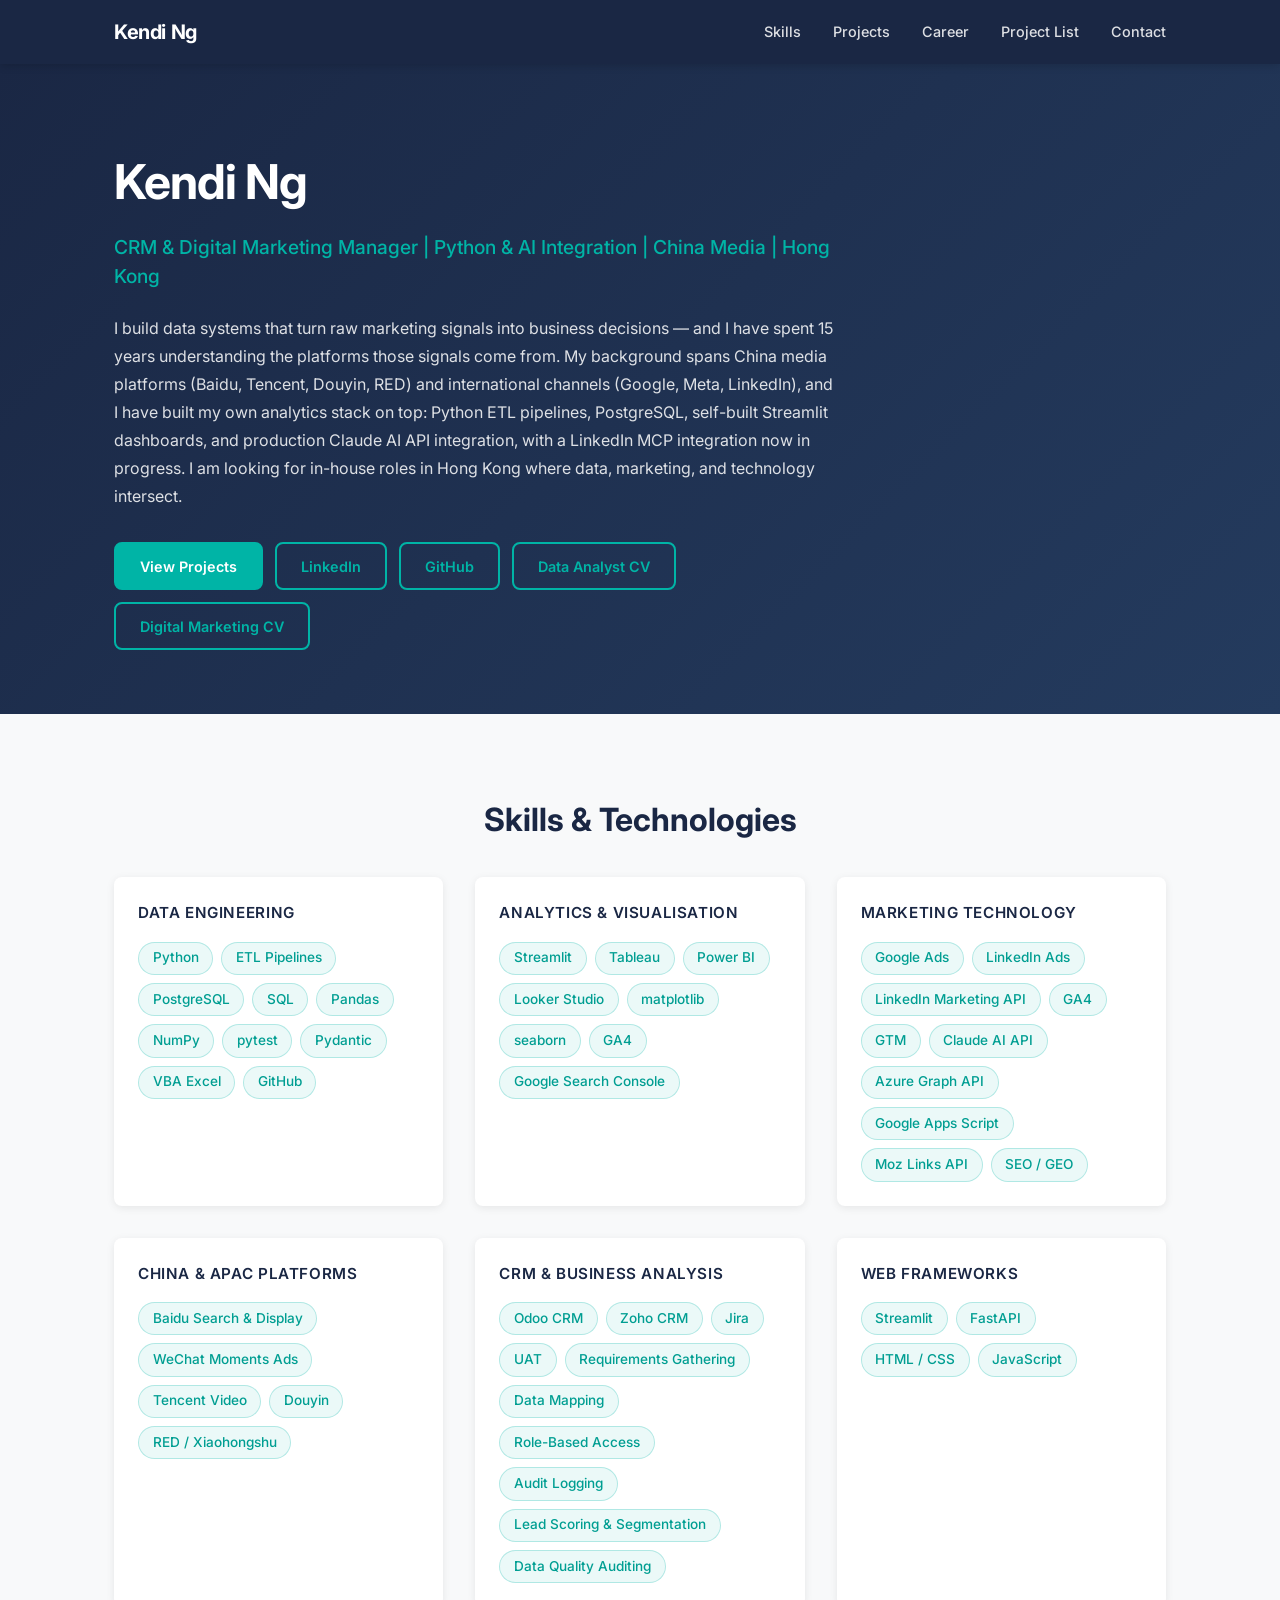
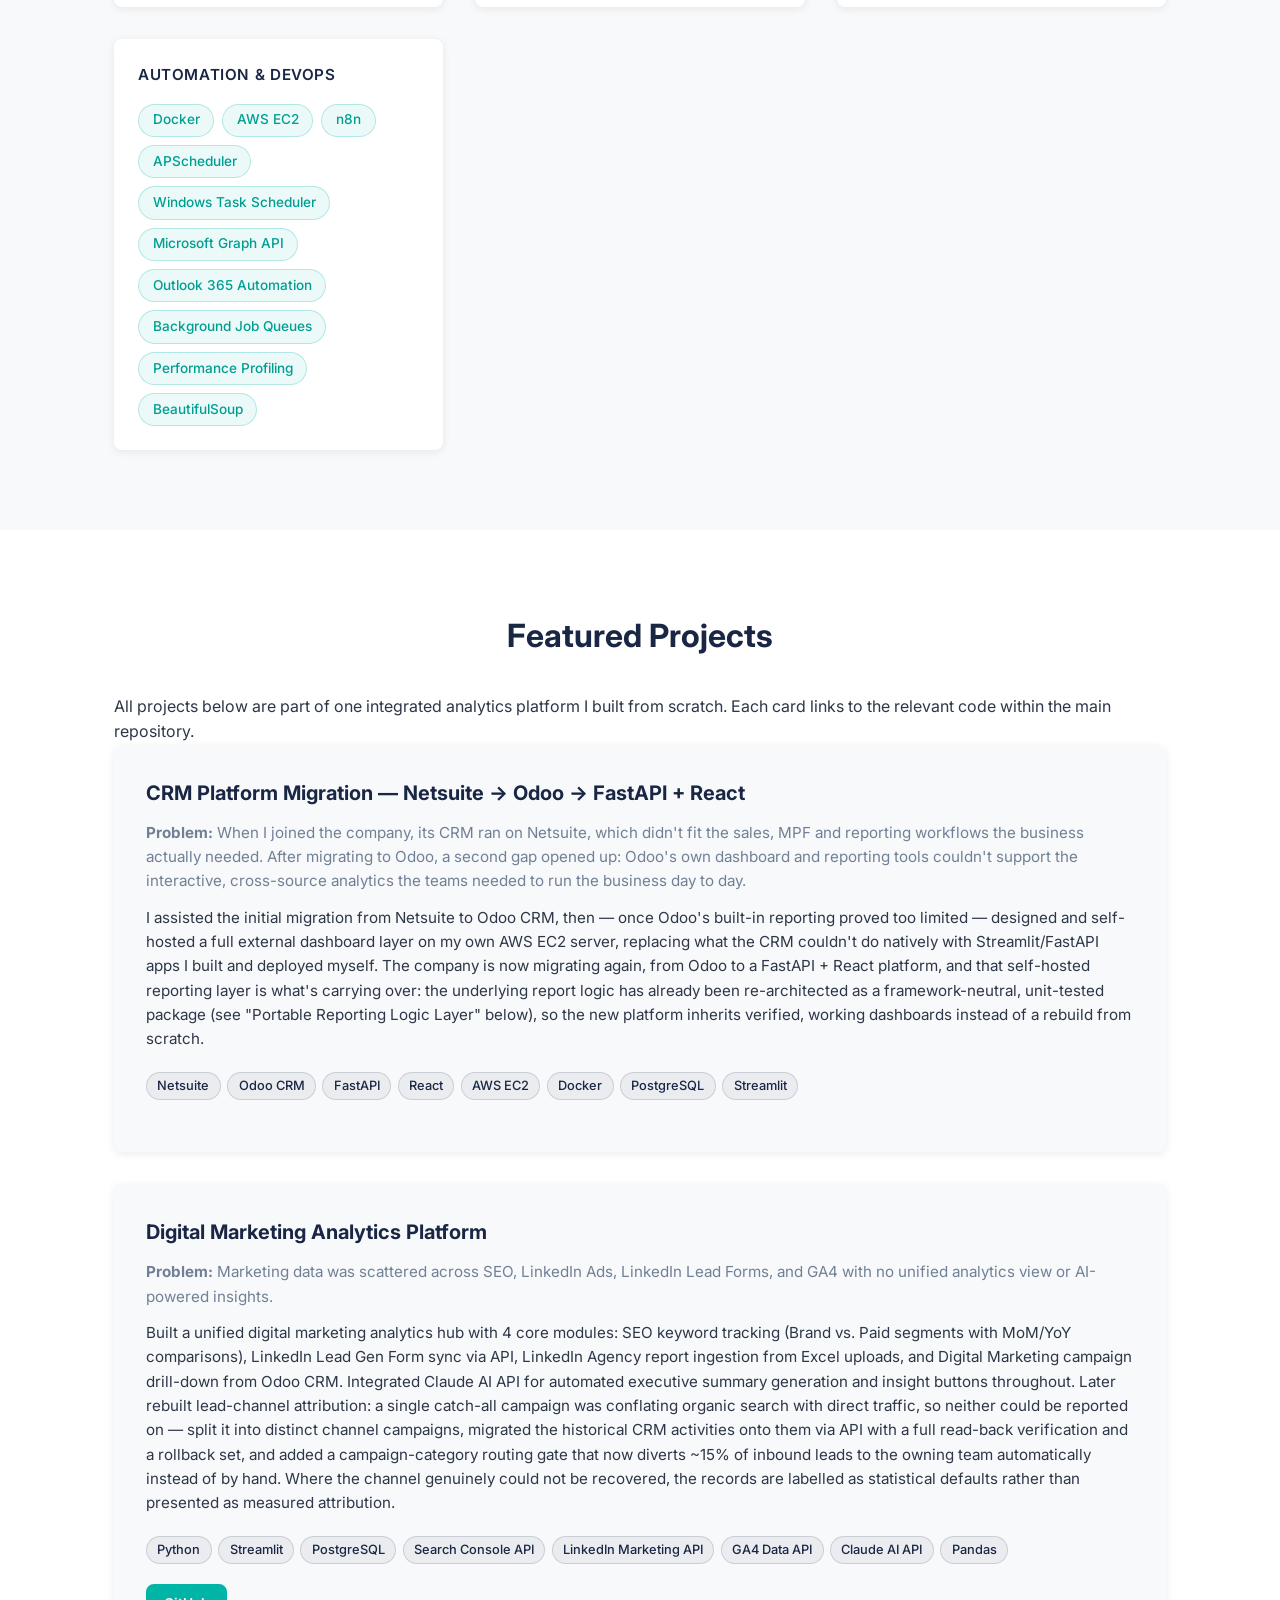
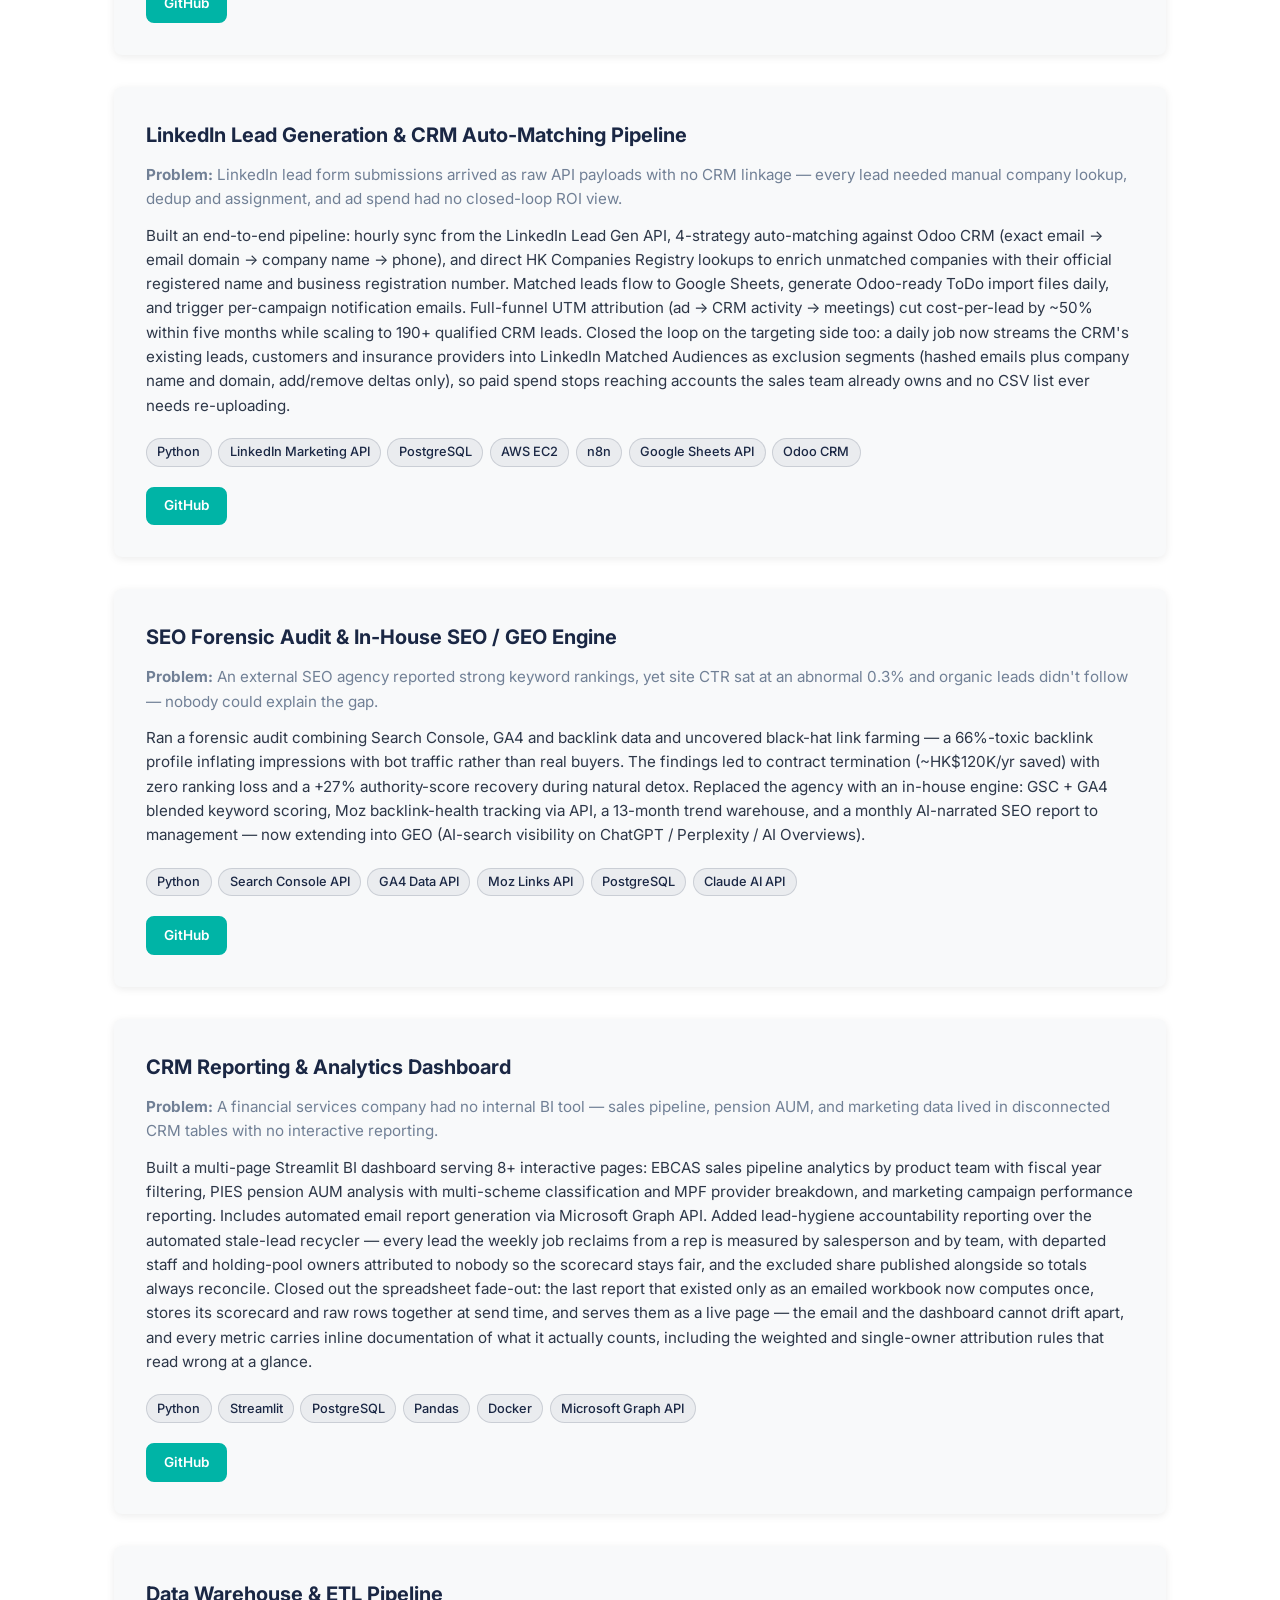
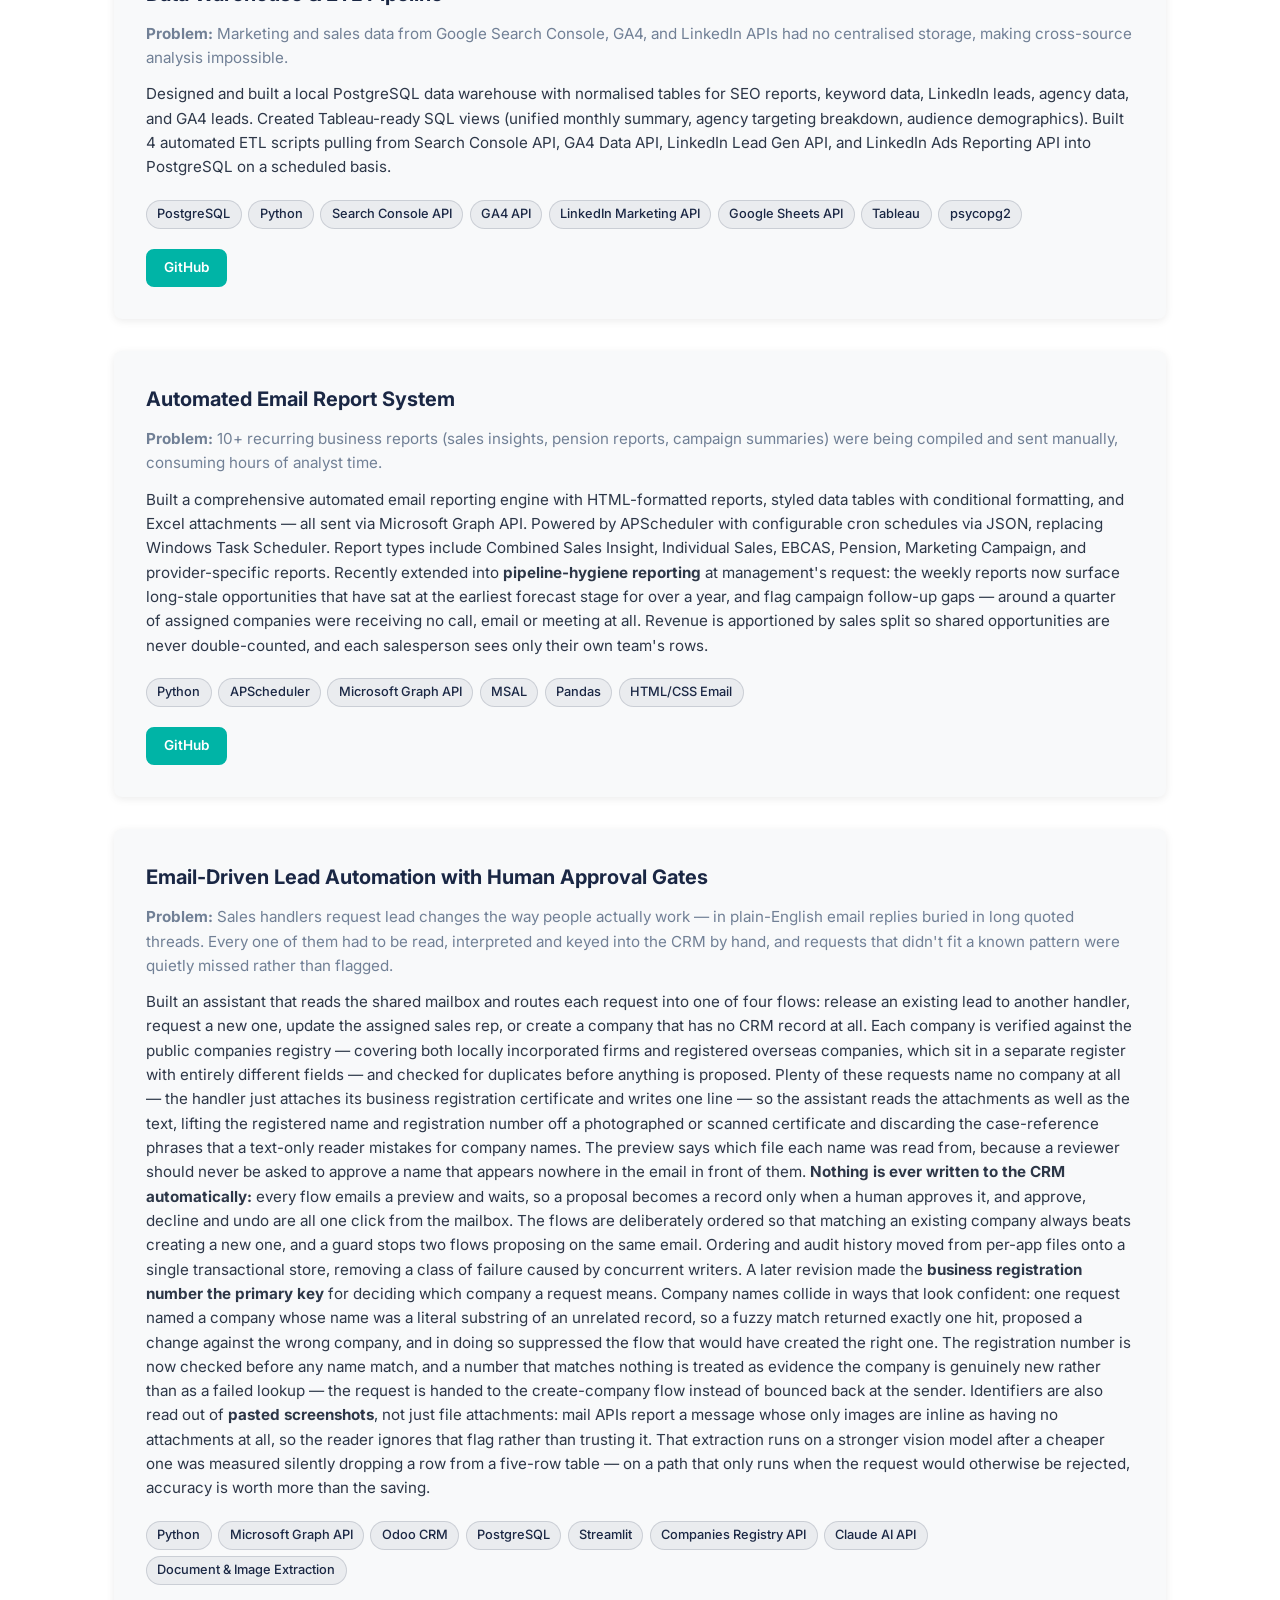
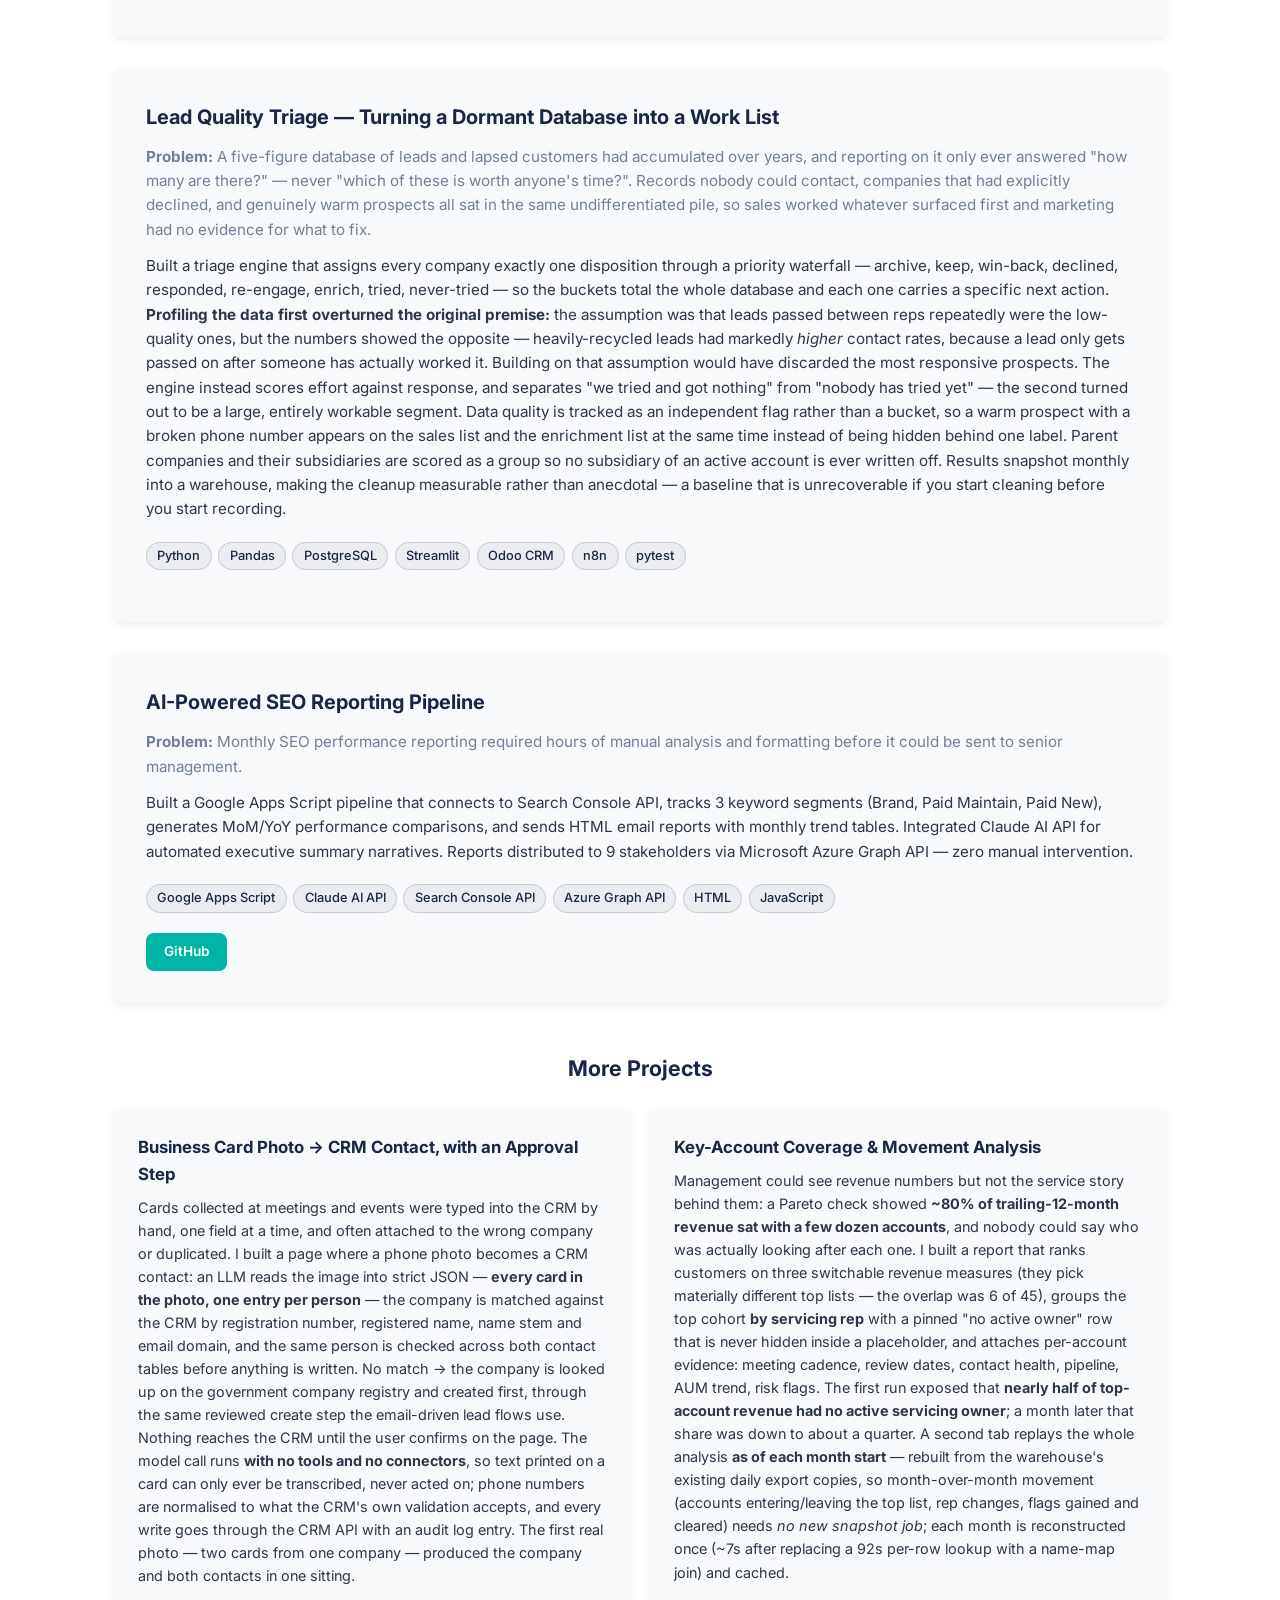
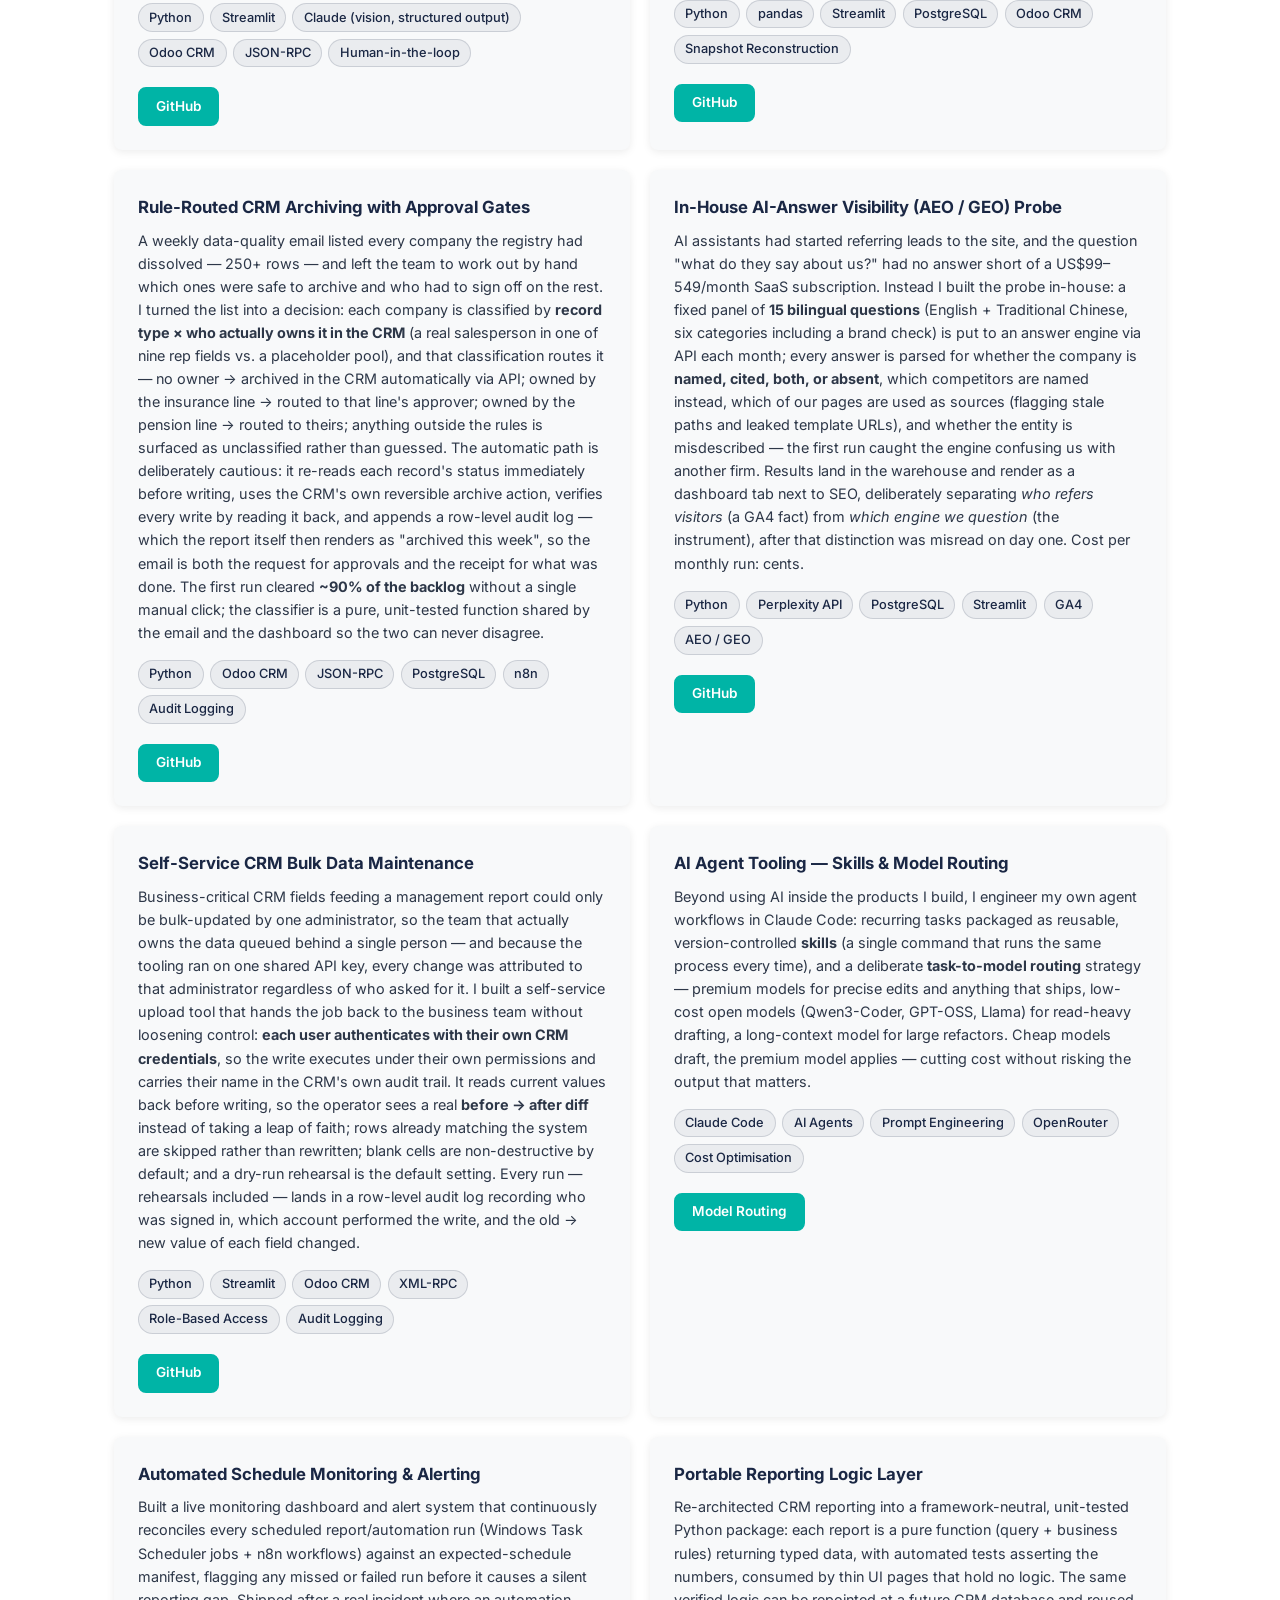
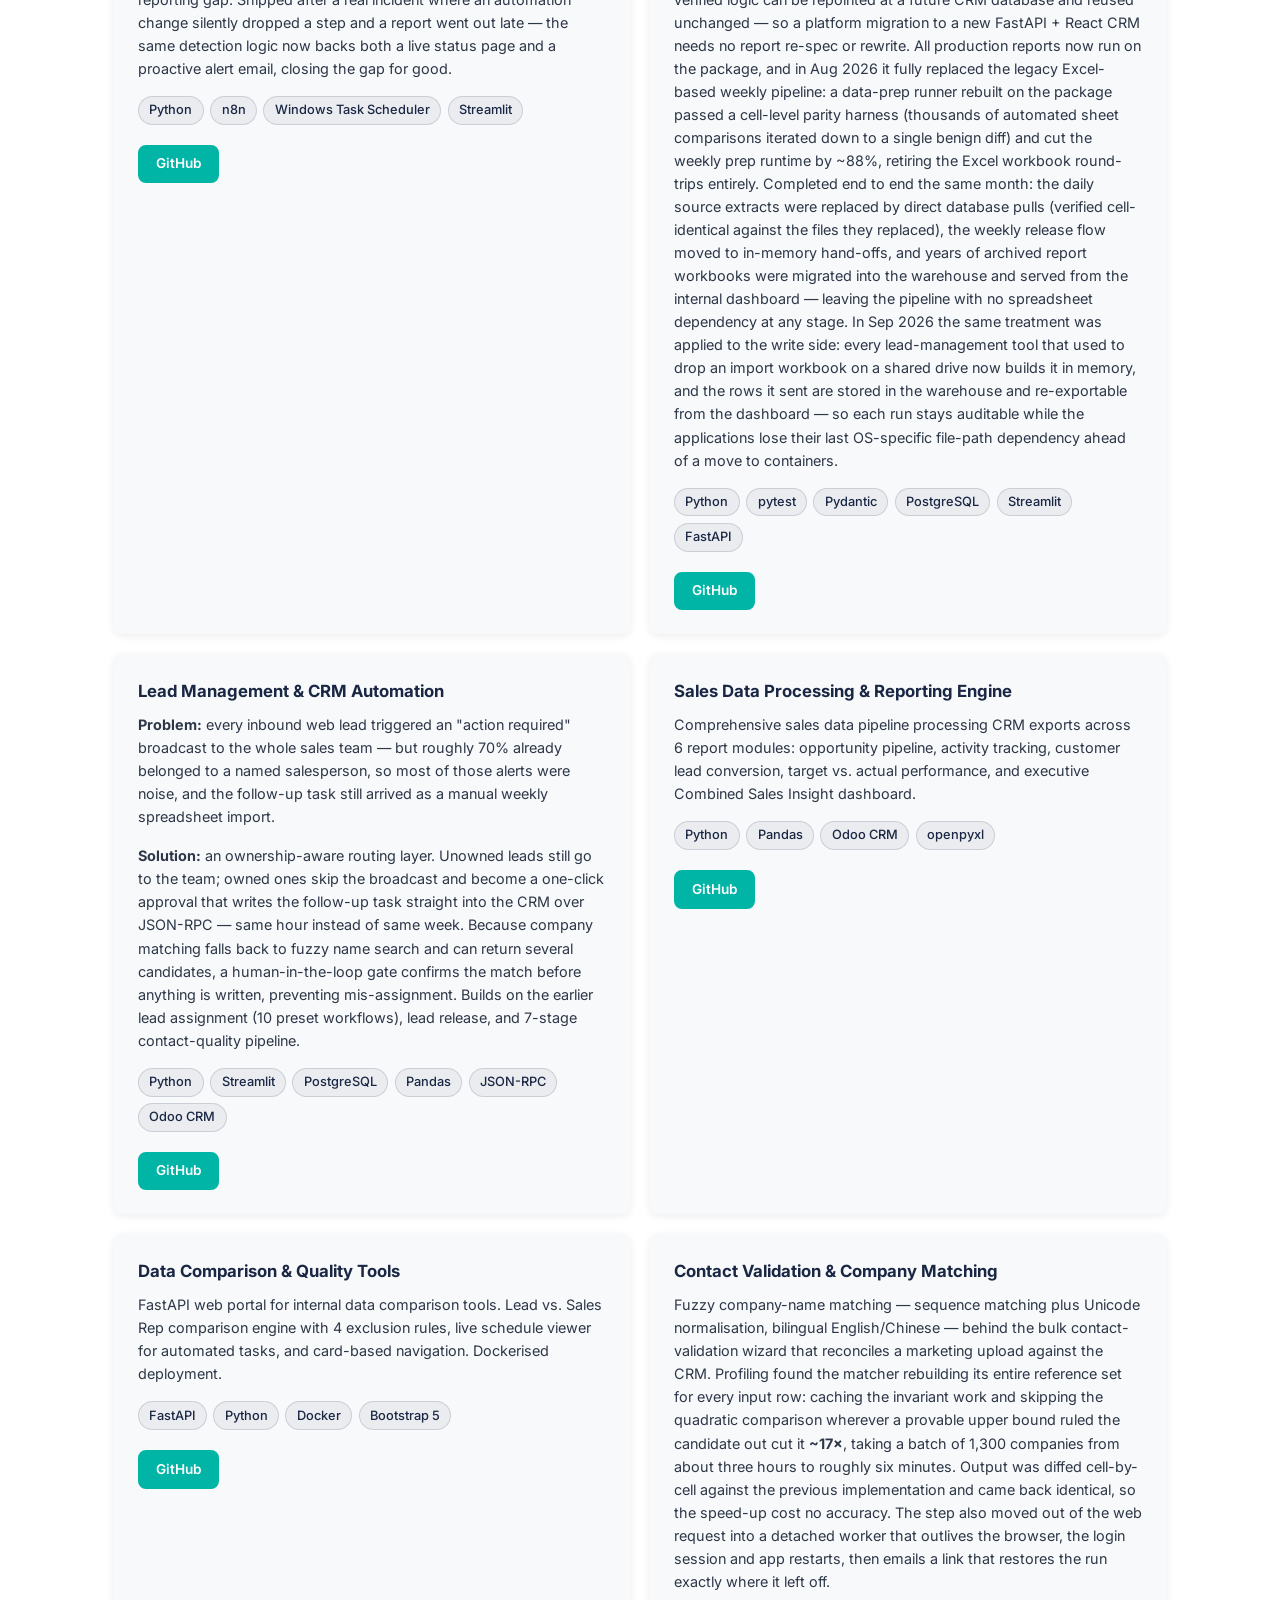
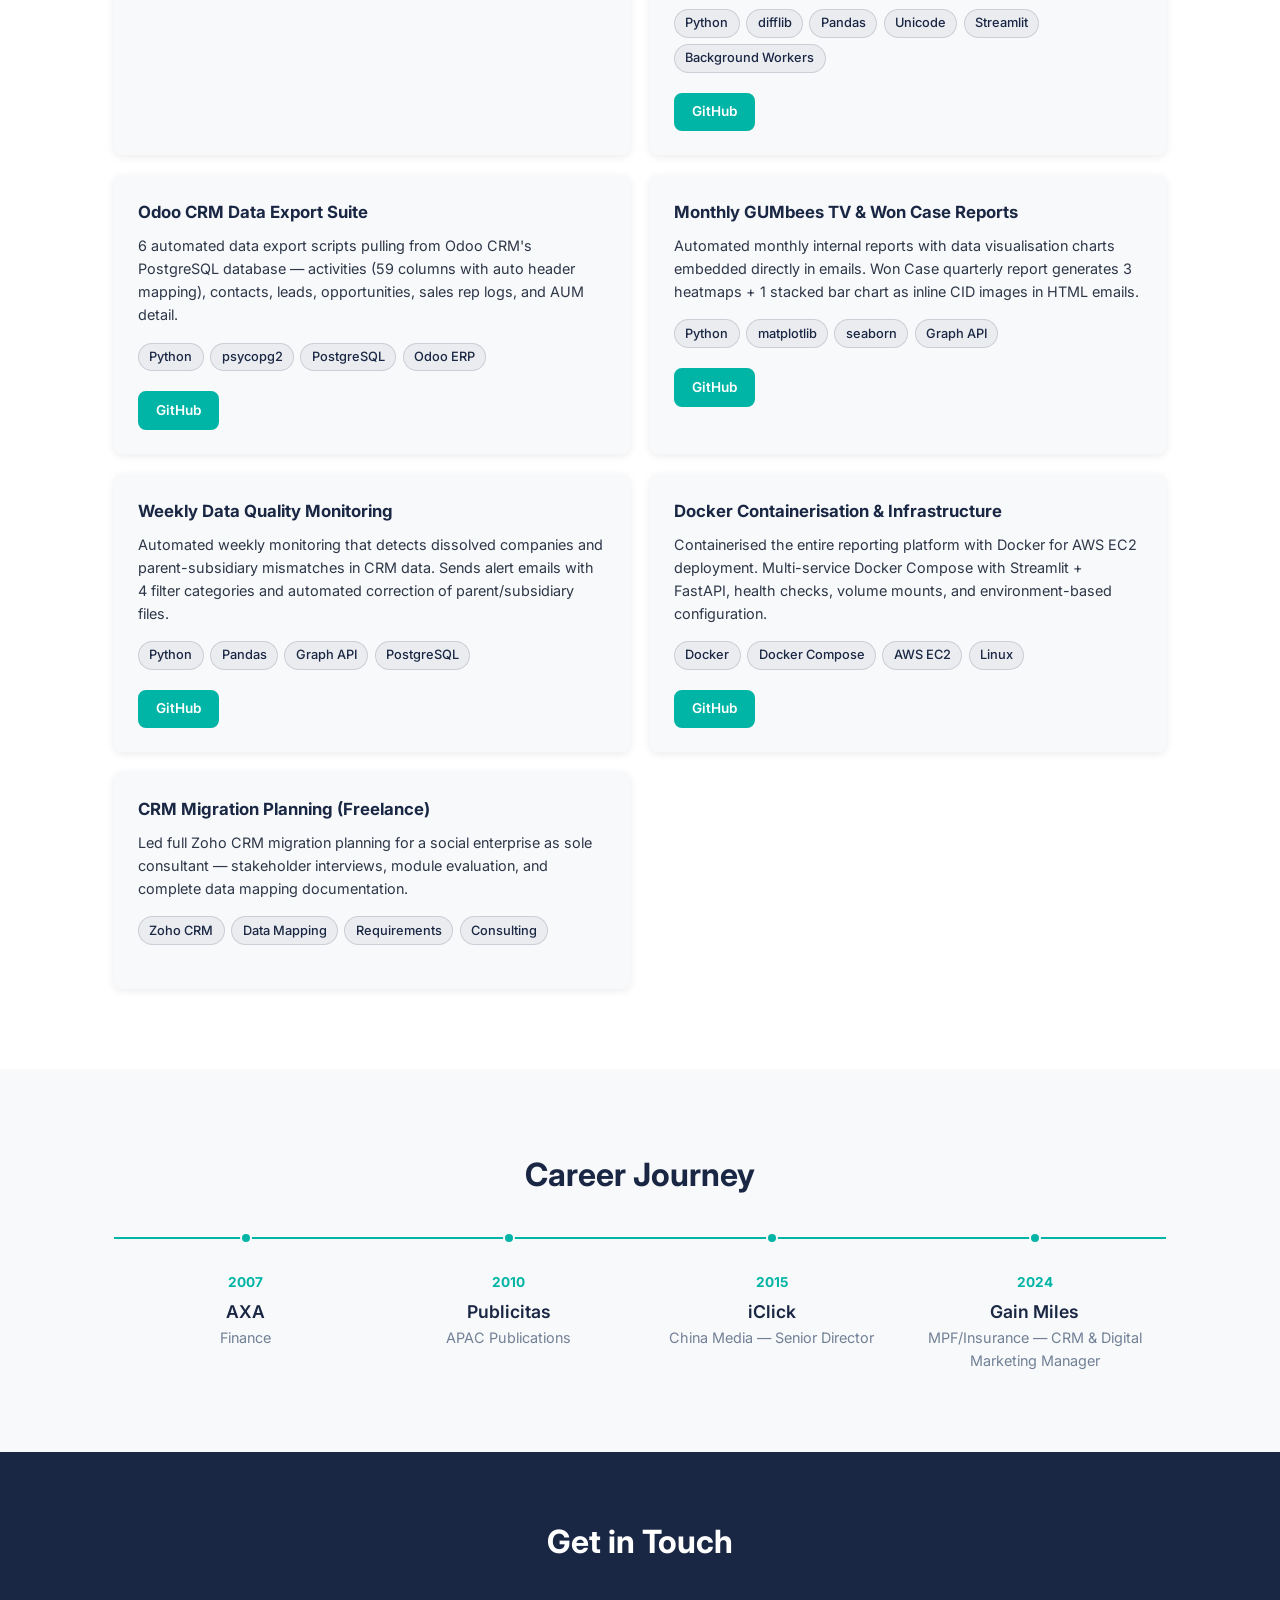
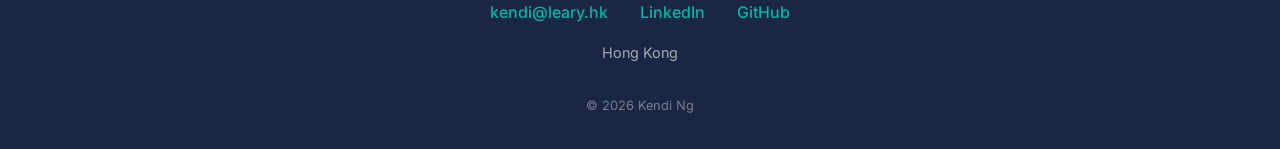
<file: index.html>
<!DOCTYPE html>
<html lang="en">
<head>
  <meta charset="UTF-8">
  <meta name="viewport" content="width=device-width, initial-scale=1.0">
  <meta name="description" content="Kendi Ng — Marketing Analytics & Digital Strategist. Python, AI Integration, China Media platforms. Based in Hong Kong.">
  <title>Kendi Ng — CRM & Digital Marketing Manager</title>
  <link rel="icon" href="data:image/svg+xml,<svg xmlns='http://www.w3.org/2000/svg' viewBox='0 0 100 100'><text y='.9em' font-size='90'>K</text></svg>">
  <link rel="preconnect" href="https://fonts.googleapis.com">
  <link rel="preconnect" href="https://fonts.gstatic.com" crossorigin>
  <link href="https://fonts.googleapis.com/css2?family=Inter:wght@400;600;700&family=Fira+Code:wght@400&display=swap" rel="stylesheet">
  <link rel="stylesheet" href="assets/css/style.css">
</head>
<body>

  <!-- Header / Navigation -->
  <header class="site-header">
    <nav class="nav-container container">
      <a href="#" class="nav-logo">Kendi Ng</a>
      <button class="nav-toggle" aria-label="Toggle menu" aria-expanded="false">
        <span class="hamburger"></span>
      </button>
      <ul class="nav-links">
        <li><a href="#skills">Skills</a></li>
        <li><a href="#projects">Projects</a></li>
        <li><a href="#timeline">Career</a></li>
        <li><a href="project-list.html">Project List</a></li>
        <li><a href="#contact">Contact</a></li>
      </ul>
    </nav>
  </header>

  <main>

    <!-- Section 1: Hero / About -->
    <section id="hero" class="hero">
      <div class="container">
        <div class="hero-content">
          <h1>Kendi Ng</h1>
          <p class="hero-subtitle">CRM &amp; Digital Marketing Manager | Python &amp; AI Integration | China Media | Hong Kong</p>
          <p class="hero-bio">I build data systems that turn raw marketing signals into business decisions — and I have spent 15 years understanding the platforms those signals come from. My background spans China media platforms (Baidu, Tencent, Douyin, RED) and international channels (Google, Meta, LinkedIn), and I have built my own analytics stack on top: Python ETL pipelines, PostgreSQL, self-built Streamlit dashboards, and production Claude AI API integration, with a LinkedIn MCP integration now in progress. I am looking for in-house roles in Hong Kong where data, marketing, and technology intersect.</p>
          <div class="hero-ctas">
            <a href="#projects" class="btn btn-primary">View Projects</a>
            <a href="https://www.linkedin.com/in/kendi-ng/" class="btn btn-outline" target="_blank" rel="noopener">LinkedIn</a>
            <a href="https://github.com/hkkendi" class="btn btn-outline" target="_blank" rel="noopener">GitHub</a>
            <a href="cv-analytics/" class="btn btn-outline">Data Analyst CV</a>
            <a href="cv-dm/" class="btn btn-outline">Digital Marketing CV</a>
          </div>
        </div>
      </div>
    </section>

    <!-- Section 2: Skills Matrix -->
    <section id="skills" class="skills">
      <div class="container">
        <h2 class="section-title">Skills &amp; Technologies</h2>
        <div class="skills-grid">

          <div class="skill-group">
            <h3 class="skill-category">Data Engineering</h3>
            <ul class="skill-tags">
              <li class="skill-badge">Python</li>
              <li class="skill-badge">ETL Pipelines</li>
              <li class="skill-badge">PostgreSQL</li>
              <li class="skill-badge">SQL</li>
              <li class="skill-badge">Pandas</li>
              <li class="skill-badge">NumPy</li>
              <li class="skill-badge">pytest</li>
              <li class="skill-badge">Pydantic</li>
              <li class="skill-badge">VBA Excel</li>
              <li class="skill-badge">GitHub</li>
            </ul>
          </div>

          <div class="skill-group">
            <h3 class="skill-category">Analytics &amp; Visualisation</h3>
            <ul class="skill-tags">
              <li class="skill-badge">Streamlit</li>
              <li class="skill-badge">Tableau</li>
              <li class="skill-badge">Power BI</li>
              <li class="skill-badge">Looker Studio</li>
              <li class="skill-badge">matplotlib</li>
              <li class="skill-badge">seaborn</li>
              <li class="skill-badge">GA4</li>
              <li class="skill-badge">Google Search Console</li>
            </ul>
          </div>

          <div class="skill-group">
            <h3 class="skill-category">Marketing Technology</h3>
            <ul class="skill-tags">
              <li class="skill-badge">Google Ads</li>
              <li class="skill-badge">LinkedIn Ads</li>
              <li class="skill-badge">LinkedIn Marketing API</li>
              <li class="skill-badge">GA4</li>
              <li class="skill-badge">GTM</li>
              <li class="skill-badge">Claude AI API</li>
              <li class="skill-badge">Azure Graph API</li>
              <li class="skill-badge">Google Apps Script</li>
              <li class="skill-badge">Moz Links API</li>
              <li class="skill-badge">SEO / GEO</li>
            </ul>
          </div>

          <div class="skill-group">
            <h3 class="skill-category">China &amp; APAC Platforms</h3>
            <ul class="skill-tags">
              <li class="skill-badge">Baidu Search &amp; Display</li>
              <li class="skill-badge">WeChat Moments Ads</li>
              <li class="skill-badge">Tencent Video</li>
              <li class="skill-badge">Douyin</li>
              <li class="skill-badge">RED / Xiaohongshu</li>
            </ul>
          </div>

          <div class="skill-group">
            <h3 class="skill-category">CRM &amp; Business Analysis</h3>
            <ul class="skill-tags">
              <li class="skill-badge">Odoo CRM</li>
              <li class="skill-badge">Zoho CRM</li>
              <li class="skill-badge">Jira</li>
              <li class="skill-badge">UAT</li>
              <li class="skill-badge">Requirements Gathering</li>
              <li class="skill-badge">Data Mapping</li>
              <li class="skill-badge">Role-Based Access</li>
              <li class="skill-badge">Audit Logging</li>
              <li class="skill-badge">Lead Scoring &amp; Segmentation</li>
              <li class="skill-badge">Data Quality Auditing</li>
            </ul>
          </div>

          <div class="skill-group">
            <h3 class="skill-category">Web Frameworks</h3>
            <ul class="skill-tags">
              <li class="skill-badge">Streamlit</li>
              <li class="skill-badge">FastAPI</li>
              <li class="skill-badge">HTML / CSS</li>
              <li class="skill-badge">JavaScript</li>
            </ul>
          </div>

          <div class="skill-group">
            <h3 class="skill-category">Automation &amp; DevOps</h3>
            <ul class="skill-tags">
              <li class="skill-badge">Docker</li>
              <li class="skill-badge">AWS EC2</li>
              <li class="skill-badge">n8n</li>
              <li class="skill-badge">APScheduler</li>
              <li class="skill-badge">Windows Task Scheduler</li>
              <li class="skill-badge">Microsoft Graph API</li>
              <li class="skill-badge">Outlook 365 Automation</li>
              <li class="skill-badge">Background Job Queues</li>
              <li class="skill-badge">Performance Profiling</li>
              <li class="skill-badge">BeautifulSoup</li>
            </ul>
          </div>

        </div>
      </div>
    </section>

    <!-- Section 3: Featured Projects -->
    <section id="projects" class="projects">
      <div class="container">
        <h2 class="section-title">Featured Projects</h2>
        <p class="section-subtitle">All projects below are part of one integrated analytics platform I built from scratch. Each card links to the relevant code within the <a href="https://github.com/hkkendi/work-app-copy" target="_blank" rel="noopener">main repository</a>.</p>

        <!-- ===== FEATURED PROJECTS (full detail) ===== -->
        <div class="projects-list">

          <!-- Featured 0: CRM Platform Migration & Self-Hosted Dashboards (added 2026-07) -->
          <article class="project-card">
            <div class="project-card-body">
              <h3 class="project-title">CRM Platform Migration — Netsuite → Odoo → FastAPI + React</h3>
              <p class="project-problem"><strong>Problem:</strong> When I joined the company, its CRM ran on Netsuite, which didn't fit the sales, MPF and reporting workflows the business actually needed. After migrating to Odoo, a second gap opened up: Odoo's own dashboard and reporting tools couldn't support the interactive, cross-source analytics the teams needed to run the business day to day.</p>
              <p class="project-solution">I assisted the initial migration from Netsuite to Odoo CRM, then — once Odoo's built-in reporting proved too limited — designed and self-hosted a full external dashboard layer on my own AWS EC2 server, replacing what the CRM couldn't do natively with Streamlit/FastAPI apps I built and deployed myself. The company is now migrating again, from Odoo to a FastAPI + React platform, and that self-hosted reporting layer is what's carrying over: the underlying report logic has already been re-architected as a framework-neutral, unit-tested package (see "Portable Reporting Logic Layer" below), so the new platform inherits verified, working dashboards instead of a rebuild from scratch.</p>
              <ul class="project-tech">
                <li class="tech-badge">Netsuite</li>
                <li class="tech-badge">Odoo CRM</li>
                <li class="tech-badge">FastAPI</li>
                <li class="tech-badge">React</li>
                <li class="tech-badge">AWS EC2</li>
                <li class="tech-badge">Docker</li>
                <li class="tech-badge">PostgreSQL</li>
                <li class="tech-badge">Streamlit</li>
              </ul>
            </div>
          </article>

          <!-- Featured 1: Digital Marketing Analytics Platform -->
          <article class="project-card">
            <div class="project-card-body">
              <h3 class="project-title">Digital Marketing Analytics Platform</h3>
              <p class="project-problem"><strong>Problem:</strong> Marketing data was scattered across SEO, LinkedIn Ads, LinkedIn Lead Forms, and GA4 with no unified analytics view or AI-powered insights.</p>
              <p class="project-solution">Built a unified digital marketing analytics hub with 4 core modules: SEO keyword tracking (Brand vs. Paid segments with MoM/YoY comparisons), LinkedIn Lead Gen Form sync via API, LinkedIn Agency report ingestion from Excel uploads, and Digital Marketing campaign drill-down from Odoo CRM. Integrated Claude AI API for automated executive summary generation and insight buttons throughout. Later rebuilt lead-channel attribution: a single catch-all campaign was conflating organic search with direct traffic, so neither could be reported on — split it into distinct channel campaigns, migrated the historical CRM activities onto them via API with a full read-back verification and a rollback set, and added a campaign-category routing gate that now diverts ~15% of inbound leads to the owning team automatically instead of by hand. Where the channel genuinely could not be recovered, the records are labelled as statistical defaults rather than presented as measured attribution.</p>
              <ul class="project-tech">
                <li class="tech-badge">Python</li>
                <li class="tech-badge">Streamlit</li>
                <li class="tech-badge">PostgreSQL</li>
                <li class="tech-badge">Search Console API</li>
                <li class="tech-badge">LinkedIn Marketing API</li>
                <li class="tech-badge">GA4 Data API</li>
                <li class="tech-badge">Claude AI API</li>
                <li class="tech-badge">Pandas</li>
              </ul>
              <div class="project-links">
                <a href="https://github.com/hkkendi/work-app-copy/tree/main/streamlit_apps" class="btn btn-sm btn-primary" target="_blank" rel="noopener">GitHub</a>
              </div>
            </div>
          </article>

          <!-- Featured 2: LinkedIn Lead Auto-Matching Pipeline (added 2026-06) -->
          <article class="project-card">
            <div class="project-card-body">
              <h3 class="project-title">LinkedIn Lead Generation &amp; CRM Auto-Matching Pipeline</h3>
              <p class="project-problem"><strong>Problem:</strong> LinkedIn lead form submissions arrived as raw API payloads with no CRM linkage — every lead needed manual company lookup, dedup and assignment, and ad spend had no closed-loop ROI view.</p>
              <p class="project-solution">Built an end-to-end pipeline: hourly sync from the LinkedIn Lead Gen API, 4-strategy auto-matching against Odoo CRM (exact email → email domain → company name → phone), and direct HK Companies Registry lookups to enrich unmatched companies with their official registered name and business registration number. Matched leads flow to Google Sheets, generate Odoo-ready ToDo import files daily, and trigger per-campaign notification emails. Full-funnel UTM attribution (ad → CRM activity → meetings) cut cost-per-lead by ~50% within five months while scaling to 190+ qualified CRM leads. Closed the loop on the targeting side too: a daily job now streams the CRM's existing leads, customers and insurance providers into LinkedIn Matched Audiences as exclusion segments (hashed emails plus company name and domain, add/remove deltas only), so paid spend stops reaching accounts the sales team already owns and no CSV list ever needs re-uploading.</p>
              <ul class="project-tech">
                <li class="tech-badge">Python</li>
                <li class="tech-badge">LinkedIn Marketing API</li>
                <li class="tech-badge">PostgreSQL</li>
                <li class="tech-badge">AWS EC2</li>
                <li class="tech-badge">n8n</li>
                <li class="tech-badge">Google Sheets API</li>
                <li class="tech-badge">Odoo CRM</li>
              </ul>
              <div class="project-links">
                <a href="https://github.com/hkkendi/work-app-copy" class="btn btn-sm btn-primary" target="_blank" rel="noopener">GitHub</a>
              </div>
            </div>
          </article>

          <!-- Featured 3: SEO Forensic Audit & In-House Engine (added 2026-06) -->
          <article class="project-card">
            <div class="project-card-body">
              <h3 class="project-title">SEO Forensic Audit &amp; In-House SEO / GEO Engine</h3>
              <p class="project-problem"><strong>Problem:</strong> An external SEO agency reported strong keyword rankings, yet site CTR sat at an abnormal 0.3% and organic leads didn't follow — nobody could explain the gap.</p>
              <p class="project-solution">Ran a forensic audit combining Search Console, GA4 and backlink data and uncovered black-hat link farming — a 66%-toxic backlink profile inflating impressions with bot traffic rather than real buyers. The findings led to contract termination (~HK$120K/yr saved) with zero ranking loss and a +27% authority-score recovery during natural detox. Replaced the agency with an in-house engine: GSC + GA4 blended keyword scoring, Moz backlink-health tracking via API, a 13-month trend warehouse, and a monthly AI-narrated SEO report to management — now extending into GEO (AI-search visibility on ChatGPT / Perplexity / AI Overviews).</p>
              <ul class="project-tech">
                <li class="tech-badge">Python</li>
                <li class="tech-badge">Search Console API</li>
                <li class="tech-badge">GA4 Data API</li>
                <li class="tech-badge">Moz Links API</li>
                <li class="tech-badge">PostgreSQL</li>
                <li class="tech-badge">Claude AI API</li>
              </ul>
              <div class="project-links">
                <a href="https://github.com/hkkendi/work-app-copy" class="btn btn-sm btn-primary" target="_blank" rel="noopener">GitHub</a>
              </div>
            </div>
          </article>

          <!-- Featured 4: CRM Reporting Dashboard -->
          <article class="project-card">
            <div class="project-card-body">
              <h3 class="project-title">CRM Reporting &amp; Analytics Dashboard</h3>
              <p class="project-problem"><strong>Problem:</strong> A financial services company had no internal BI tool — sales pipeline, pension AUM, and marketing data lived in disconnected CRM tables with no interactive reporting.</p>
              <p class="project-solution">Built a multi-page Streamlit BI dashboard serving 8+ interactive pages: EBCAS sales pipeline analytics by product team with fiscal year filtering, PIES pension AUM analysis with multi-scheme classification and MPF provider breakdown, and marketing campaign performance reporting. Includes automated email report generation via Microsoft Graph API. Added lead-hygiene accountability reporting over the automated stale-lead recycler — every lead the weekly job reclaims from a rep is measured by salesperson and by team, with departed staff and holding-pool owners attributed to nobody so the scorecard stays fair, and the excluded share published alongside so totals always reconcile. Closed out the spreadsheet fade-out: the last report that existed only as an emailed workbook now computes once, stores its scorecard and raw rows together at send time, and serves them as a live page — the email and the dashboard cannot drift apart, and every metric carries inline documentation of what it actually counts, including the weighted and single-owner attribution rules that read wrong at a glance.</p>
              <ul class="project-tech">
                <li class="tech-badge">Python</li>
                <li class="tech-badge">Streamlit</li>
                <li class="tech-badge">PostgreSQL</li>
                <li class="tech-badge">Pandas</li>
                <li class="tech-badge">Docker</li>
                <li class="tech-badge">Microsoft Graph API</li>
              </ul>
              <div class="project-links">
                <a href="https://github.com/hkkendi/work-app-copy/tree/main/streamlit_apps" class="btn btn-sm btn-primary" target="_blank" rel="noopener">GitHub</a>
              </div>
            </div>
          </article>

          <!-- Featured 5: Data Warehouse & ETL Pipeline -->
          <article class="project-card">
            <div class="project-card-body">
              <h3 class="project-title">Data Warehouse &amp; ETL Pipeline</h3>
              <p class="project-problem"><strong>Problem:</strong> Marketing and sales data from Google Search Console, GA4, and LinkedIn APIs had no centralised storage, making cross-source analysis impossible.</p>
              <p class="project-solution">Designed and built a local PostgreSQL data warehouse with normalised tables for SEO reports, keyword data, LinkedIn leads, agency data, and GA4 leads. Created Tableau-ready SQL views (unified monthly summary, agency targeting breakdown, audience demographics). Built 4 automated ETL scripts pulling from Search Console API, GA4 Data API, LinkedIn Lead Gen API, and LinkedIn Ads Reporting API into PostgreSQL on a scheduled basis.</p>
              <ul class="project-tech">
                <li class="tech-badge">PostgreSQL</li>
                <li class="tech-badge">Python</li>
                <li class="tech-badge">Search Console API</li>
                <li class="tech-badge">GA4 API</li>
                <li class="tech-badge">LinkedIn Marketing API</li>
                <li class="tech-badge">Google Sheets API</li>
                <li class="tech-badge">Tableau</li>
                <li class="tech-badge">psycopg2</li>
              </ul>
              <div class="project-links">
                <a href="https://github.com/hkkendi/work-app-copy/tree/main/scripts" class="btn btn-sm btn-primary" target="_blank" rel="noopener">GitHub</a>
              </div>
            </div>
          </article>

          <!-- Featured 6: Automated Email Report System -->
          <article class="project-card">
            <div class="project-card-body">
              <h3 class="project-title">Automated Email Report System</h3>
              <p class="project-problem"><strong>Problem:</strong> 10+ recurring business reports (sales insights, pension reports, campaign summaries) were being compiled and sent manually, consuming hours of analyst time.</p>
              <p class="project-solution">Built a comprehensive automated email reporting engine with HTML-formatted reports, styled data tables with conditional formatting, and Excel attachments — all sent via Microsoft Graph API. Powered by APScheduler with configurable cron schedules via JSON, replacing Windows Task Scheduler. Report types include Combined Sales Insight, Individual Sales, EBCAS, Pension, Marketing Campaign, and provider-specific reports. Recently extended into <strong>pipeline-hygiene reporting</strong> at management's request: the weekly reports now surface long-stale opportunities that have sat at the earliest forecast stage for over a year, and flag campaign follow-up gaps — around a quarter of assigned companies were receiving no call, email or meeting at all. Revenue is apportioned by sales split so shared opportunities are never double-counted, and each salesperson sees only their own team's rows.</p>
              <ul class="project-tech">
                <li class="tech-badge">Python</li>
                <li class="tech-badge">APScheduler</li>
                <li class="tech-badge">Microsoft Graph API</li>
                <li class="tech-badge">MSAL</li>
                <li class="tech-badge">Pandas</li>
                <li class="tech-badge">HTML/CSS Email</li>
              </ul>
              <div class="project-links">
                <a href="https://github.com/hkkendi/work-app-copy/tree/main/models" class="btn btn-sm btn-primary" target="_blank" rel="noopener">GitHub</a>
              </div>
            </div>
          </article>

          <!-- Featured 7: Email-Driven Lead Automation (added 2026-08) -->
          <article class="project-card">
            <div class="project-card-body">
              <h3 class="project-title">Email-Driven Lead Automation with Human Approval Gates</h3>
              <p class="project-problem"><strong>Problem:</strong> Sales handlers request lead changes the way people actually work — in plain-English email replies buried in long quoted threads. Every one of them had to be read, interpreted and keyed into the CRM by hand, and requests that didn't fit a known pattern were quietly missed rather than flagged.</p>
              <p class="project-solution">Built an assistant that reads the shared mailbox and routes each request into one of four flows: release an existing lead to another handler, request a new one, update the assigned sales rep, or create a company that has no CRM record at all. Each company is verified against the public companies registry — covering both locally incorporated firms and registered overseas companies, which sit in a separate register with entirely different fields — and checked for duplicates before anything is proposed. Plenty of these requests name no company at all — the handler just attaches its business registration certificate and writes one line — so the assistant reads the attachments as well as the text, lifting the registered name and registration number off a photographed or scanned certificate and discarding the case-reference phrases that a text-only reader mistakes for company names. The preview says which file each name was read from, because a reviewer should never be asked to approve a name that appears nowhere in the email in front of them. <strong>Nothing is ever written to the CRM automatically:</strong> every flow emails a preview and waits, so a proposal becomes a record only when a human approves it, and approve, decline and undo are all one click from the mailbox. The flows are deliberately ordered so that matching an existing company always beats creating a new one, and a guard stops two flows proposing on the same email. Ordering and audit history moved from per-app files onto a single transactional store, removing a class of failure caused by concurrent writers. A later revision made the <strong>business registration number the primary key</strong> for deciding which company a request means. Company names collide in ways that look confident: one request named a company whose name was a literal substring of an unrelated record, so a fuzzy match returned exactly one hit, proposed a change against the wrong company, and in doing so suppressed the flow that would have created the right one. The registration number is now checked before any name match, and a number that matches nothing is treated as evidence the company is genuinely new rather than as a failed lookup — the request is handed to the create-company flow instead of bounced back at the sender. Identifiers are also read out of <strong>pasted screenshots</strong>, not just file attachments: mail APIs report a message whose only images are inline as having no attachments at all, so the reader ignores that flag rather than trusting it. That extraction runs on a stronger vision model after a cheaper one was measured silently dropping a row from a five-row table — on a path that only runs when the request would otherwise be rejected, accuracy is worth more than the saving.</p>
              <ul class="project-tech">
                <li class="tech-badge">Python</li>
                <li class="tech-badge">Microsoft Graph API</li>
                <li class="tech-badge">Odoo CRM</li>
                <li class="tech-badge">PostgreSQL</li>
                <li class="tech-badge">Streamlit</li>
                <li class="tech-badge">Companies Registry API</li>
                <li class="tech-badge">Claude AI API</li>
                <li class="tech-badge">Document &amp; Image Extraction</li>
              </ul>
            </div>
          </article>

          <!-- Featured 8: Lead Quality Triage Engine (added 2026-08) -->
          <article class="project-card">
            <div class="project-card-body">
              <h3 class="project-title">Lead Quality Triage — Turning a Dormant Database into a Work List</h3>
              <p class="project-problem"><strong>Problem:</strong> A five-figure database of leads and lapsed customers had accumulated over years, and reporting on it only ever answered "how many are there?" — never "which of these is worth anyone's time?". Records nobody could contact, companies that had explicitly declined, and genuinely warm prospects all sat in the same undifferentiated pile, so sales worked whatever surfaced first and marketing had no evidence for what to fix.</p>
              <p class="project-solution">Built a triage engine that assigns every company exactly one disposition through a priority waterfall — archive, keep, win-back, declined, responded, re-engage, enrich, tried, never-tried — so the buckets total the whole database and each one carries a specific next action. <strong>Profiling the data first overturned the original premise:</strong> the assumption was that leads passed between reps repeatedly were the low-quality ones, but the numbers showed the opposite — heavily-recycled leads had markedly <em>higher</em> contact rates, because a lead only gets passed on after someone has actually worked it. Building on that assumption would have discarded the most responsive prospects. The engine instead scores effort against response, and separates "we tried and got nothing" from "nobody has tried yet" — the second turned out to be a large, entirely workable segment. Data quality is tracked as an independent flag rather than a bucket, so a warm prospect with a broken phone number appears on the sales list and the enrichment list at the same time instead of being hidden behind one label. Parent companies and their subsidiaries are scored as a group so no subsidiary of an active account is ever written off. Results snapshot monthly into a warehouse, making the cleanup measurable rather than anecdotal — a baseline that is unrecoverable if you start cleaning before you start recording.</p>
              <ul class="project-tech">
                <li class="tech-badge">Python</li>
                <li class="tech-badge">Pandas</li>
                <li class="tech-badge">PostgreSQL</li>
                <li class="tech-badge">Streamlit</li>
                <li class="tech-badge">Odoo CRM</li>
                <li class="tech-badge">n8n</li>
                <li class="tech-badge">pytest</li>
              </ul>
            </div>
          </article>

          <!-- Featured 9: Google Apps Script SEO Reporting -->
          <article class="project-card">
            <div class="project-card-body">
              <h3 class="project-title">AI-Powered SEO Reporting Pipeline</h3>
              <p class="project-problem"><strong>Problem:</strong> Monthly SEO performance reporting required hours of manual analysis and formatting before it could be sent to senior management.</p>
              <p class="project-solution">Built a Google Apps Script pipeline that connects to Search Console API, tracks 3 keyword segments (Brand, Paid Maintain, Paid New), generates MoM/YoY performance comparisons, and sends HTML email reports with monthly trend tables. Integrated Claude AI API for automated executive summary narratives. Reports distributed to 9 stakeholders via Microsoft Azure Graph API — zero manual intervention.</p>
              <ul class="project-tech">
                <li class="tech-badge">Google Apps Script</li>
                <li class="tech-badge">Claude AI API</li>
                <li class="tech-badge">Search Console API</li>
                <li class="tech-badge">Azure Graph API</li>
                <li class="tech-badge">HTML</li>
                <li class="tech-badge">JavaScript</li>
              </ul>
              <div class="project-links">
                <a href="https://github.com/hkkendi/work-app-copy/tree/main/Google_Apps_Script" class="btn btn-sm btn-primary" target="_blank" rel="noopener">GitHub</a>
              </div>
            </div>
          </article>

        </div>

        <!-- ===== MORE PROJECTS (compact grid) ===== -->
        <h3 class="subsection-title">More Projects</h3>
        <div class="projects-grid-compact">

          <!-- Business card photo -> CRM contact (added 2026-09) -->
          <article class="project-card-compact">
            <h4 class="project-title-sm">Business Card Photo → CRM Contact, with an Approval Step</h4>
            <p class="project-desc">Cards collected at meetings and events were typed into the CRM by hand, one field at a time, and often attached to the wrong company or duplicated. I built a page where a phone photo becomes a CRM contact: an LLM reads the image into strict JSON — <strong>every card in the photo, one entry per person</strong> — the company is matched against the CRM by registration number, registered name, name stem and email domain, and the same person is checked across both contact tables before anything is written. No match → the company is looked up on the government company registry and created first, through the same reviewed create step the email-driven lead flows use. Nothing reaches the CRM until the user confirms on the page. The model call runs <strong>with no tools and no connectors</strong>, so text printed on a card can only ever be transcribed, never acted on; phone numbers are normalised to what the CRM's own validation accepts, and every write goes through the CRM API with an audit log entry. The first real photo — two cards from one company — produced the company and both contacts in one sitting.</p>
            <ul class="project-tech">
              <li class="tech-badge">Python</li>
              <li class="tech-badge">Streamlit</li>
              <li class="tech-badge">Claude (vision, structured output)</li>
              <li class="tech-badge">Odoo CRM</li>
              <li class="tech-badge">JSON-RPC</li>
              <li class="tech-badge">Human-in-the-loop</li>
            </ul>
            <div class="project-links"><a href="https://github.com/hkkendi/work-app-copy" class="btn btn-sm btn-primary" target="_blank" rel="noopener">GitHub</a></div>
          </article>

          <!-- Rule-Routed CRM Archiving with Approval Gates (added 2026-08) -->
          <!-- Top-customer coverage & monthly movement (added 2026-09) -->
          <article class="project-card-compact">
            <h4 class="project-title-sm">Key-Account Coverage &amp; Movement Analysis</h4>
            <p class="project-desc">Management could see revenue numbers but not the service story behind them: a Pareto check showed <strong>~80% of trailing-12-month revenue sat with a few dozen accounts</strong>, and nobody could say who was actually looking after each one. I built a report that ranks customers on three switchable revenue measures (they pick materially different top lists — the overlap was 6 of 45), groups the top cohort <strong>by servicing rep</strong> with a pinned "no active owner" row that is never hidden inside a placeholder, and attaches per-account evidence: meeting cadence, review dates, contact health, pipeline, AUM trend, risk flags. The first run exposed that <strong>nearly half of top-account revenue had no active servicing owner</strong>; a month later that share was down to about a quarter. A second tab replays the whole analysis <strong>as of each month start</strong> — rebuilt from the warehouse's existing daily export copies, so month-over-month movement (accounts entering/leaving the top list, rep changes, flags gained and cleared) needs <em>no new snapshot job</em>; each month is reconstructed once (~7s after replacing a 92s per-row lookup with a name-map join) and cached.</p>
            <ul class="project-tech">
              <li class="tech-badge">Python</li>
              <li class="tech-badge">pandas</li>
              <li class="tech-badge">Streamlit</li>
              <li class="tech-badge">PostgreSQL</li>
              <li class="tech-badge">Odoo CRM</li>
              <li class="tech-badge">Snapshot Reconstruction</li>
            </ul>
            <div class="project-links"><a href="https://github.com/hkkendi/work-app-copy" class="btn btn-sm btn-primary" target="_blank" rel="noopener">GitHub</a></div>
          </article>

          <article class="project-card-compact">
            <h4 class="project-title-sm">Rule-Routed CRM Archiving with Approval Gates</h4>
            <p class="project-desc">A weekly data-quality email listed every company the registry had dissolved — 250+ rows — and left the team to work out by hand which ones were safe to archive and who had to sign off on the rest. I turned the list into a decision: each company is classified by <strong>record type × who actually owns it in the CRM</strong> (a real salesperson in one of nine rep fields vs. a placeholder pool), and that classification routes it — no owner → archived in the CRM automatically via API; owned by the insurance line → routed to that line's approver; owned by the pension line → routed to theirs; anything outside the rules is surfaced as unclassified rather than guessed. The automatic path is deliberately cautious: it re-reads each record's status immediately before writing, uses the CRM's own reversible archive action, verifies every write by reading it back, and appends a row-level audit log — which the report itself then renders as "archived this week", so the email is both the request for approvals and the receipt for what was done. The first run cleared <strong>~90% of the backlog</strong> without a single manual click; the classifier is a pure, unit-tested function shared by the email and the dashboard so the two can never disagree.</p>
            <ul class="project-tech">
              <li class="tech-badge">Python</li>
              <li class="tech-badge">Odoo CRM</li>
              <li class="tech-badge">JSON-RPC</li>
              <li class="tech-badge">PostgreSQL</li>
              <li class="tech-badge">n8n</li>
              <li class="tech-badge">Audit Logging</li>
            </ul>
            <div class="project-links"><a href="https://github.com/hkkendi/work-app-copy" class="btn btn-sm btn-primary" target="_blank" rel="noopener">GitHub</a></div>
          </article>

          <!-- In-house AEO / GEO visibility probe (added 2026-08) -->
          <article class="project-card-compact">
            <h4 class="project-title-sm">In-House AI-Answer Visibility (AEO / GEO) Probe</h4>
            <p class="project-desc">AI assistants had started referring leads to the site, and the question "what do they say about us?" had no answer short of a US$99&ndash;549/month SaaS subscription. Instead I built the probe in-house: a fixed panel of <strong>15 bilingual questions</strong> (English + Traditional Chinese, six categories including a brand check) is put to an answer engine via API each month; every answer is parsed for whether the company is <strong>named, cited, both, or absent</strong>, which competitors are named instead, which of our pages are used as sources (flagging stale paths and leaked template URLs), and whether the entity is misdescribed &mdash; the first run caught the engine confusing us with another firm. Results land in the warehouse and render as a dashboard tab next to SEO, deliberately separating <em>who refers visitors</em> (a GA4 fact) from <em>which engine we question</em> (the instrument), after that distinction was misread on day one. Cost per monthly run: cents.</p>
            <ul class="project-tech">
              <li class="tech-badge">Python</li>
              <li class="tech-badge">Perplexity API</li>
              <li class="tech-badge">PostgreSQL</li>
              <li class="tech-badge">Streamlit</li>
              <li class="tech-badge">GA4</li>
              <li class="tech-badge">AEO / GEO</li>
            </ul>
            <div class="project-links"><a href="https://github.com/hkkendi/work-app-copy" class="btn btn-sm btn-primary" target="_blank" rel="noopener">GitHub</a></div>
          </article>

          <!-- Self-Service CRM Bulk Data Maintenance (added 2026-08) -->
          <article class="project-card-compact">
            <h4 class="project-title-sm">Self-Service CRM Bulk Data Maintenance</h4>
            <p class="project-desc">Business-critical CRM fields feeding a management report could only be bulk-updated by one administrator, so the team that actually owns the data queued behind a single person — and because the tooling ran on one shared API key, every change was attributed to that administrator regardless of who asked for it. I built a self-service upload tool that hands the job back to the business team without loosening control: <strong>each user authenticates with their own CRM credentials</strong>, so the write executes under their own permissions and carries their name in the CRM's own audit trail. It reads current values back before writing, so the operator sees a real <strong>before → after diff</strong> instead of taking a leap of faith; rows already matching the system are skipped rather than rewritten; blank cells are non-destructive by default; and a dry-run rehearsal is the default setting. Every run — rehearsals included — lands in a row-level audit log recording who was signed in, which account performed the write, and the old → new value of each field changed.</p>
            <ul class="project-tech">
              <li class="tech-badge">Python</li>
              <li class="tech-badge">Streamlit</li>
              <li class="tech-badge">Odoo CRM</li>
              <li class="tech-badge">XML-RPC</li>
              <li class="tech-badge">Role-Based Access</li>
              <li class="tech-badge">Audit Logging</li>
            </ul>
            <div class="project-links"><a href="https://github.com/hkkendi/work-app-copy" class="btn btn-sm btn-primary" target="_blank" rel="noopener">GitHub</a></div>
          </article>

          <!-- AI Agent Tooling: Skills & Model Routing (added 2026-07) -->
          <article class="project-card-compact">
            <h4 class="project-title-sm">AI Agent Tooling — Skills &amp; Model Routing</h4>
            <p class="project-desc">Beyond using AI inside the products I build, I engineer my own agent workflows in Claude Code: recurring tasks packaged as reusable, version-controlled <strong>skills</strong> (a single command that runs the same process every time), and a deliberate <strong>task-to-model routing</strong> strategy — premium models for precise edits and anything that ships, low-cost open models (Qwen3-Coder, GPT-OSS, Llama) for read-heavy drafting, a long-context model for large refactors. Cheap models draft, the premium model applies — cutting cost without risking the output that matters.</p>
            <ul class="project-tech">
              <li class="tech-badge">Claude Code</li>
              <li class="tech-badge">AI Agents</li>
              <li class="tech-badge">Prompt Engineering</li>
              <li class="tech-badge">OpenRouter</li>
              <li class="tech-badge">Cost Optimisation</li>
            </ul>
            <div class="project-links">
              <a href="claude-agents-model/" class="btn btn-sm btn-primary">Model Routing</a>
            </div>
          </article>

          <!-- Automated Schedule Monitoring & Alerting (added 2026-07) -->
          <article class="project-card-compact">
            <h4 class="project-title-sm">Automated Schedule Monitoring &amp; Alerting</h4>
            <p class="project-desc">Built a live monitoring dashboard and alert system that continuously reconciles every scheduled report/automation run (Windows Task Scheduler jobs + n8n workflows) against an expected-schedule manifest, flagging any missed or failed run before it causes a silent reporting gap. Shipped after a real incident where an automation change silently dropped a step and a report went out late — the same detection logic now backs both a live status page and a proactive alert email, closing the gap for good.</p>
            <ul class="project-tech">
              <li class="tech-badge">Python</li>
              <li class="tech-badge">n8n</li>
              <li class="tech-badge">Windows Task Scheduler</li>
              <li class="tech-badge">Streamlit</li>
            </ul>
            <div class="project-links"><a href="https://github.com/hkkendi/work-app-copy/tree/main/streamlit_apps" class="btn btn-sm btn-primary" target="_blank" rel="noopener">GitHub</a></div>
          </article>

          <!-- Portable Reporting Logic Layer (added 2026-07) -->
          <article class="project-card-compact">
            <h4 class="project-title-sm">Portable Reporting Logic Layer</h4>
            <p class="project-desc">Re-architected CRM reporting into a framework-neutral, unit-tested Python package: each report is a pure function (query + business rules) returning typed data, with automated tests asserting the numbers, consumed by thin UI pages that hold no logic. The same verified logic can be repointed at a future CRM database and reused unchanged — so a platform migration to a new FastAPI + React CRM needs no report re-spec or rewrite. All production reports now run on the package, and in Aug 2026 it fully replaced the legacy Excel-based weekly pipeline: a data-prep runner rebuilt on the package passed a cell-level parity harness (thousands of automated sheet comparisons iterated down to a single benign diff) and cut the weekly prep runtime by ~88%, retiring the Excel workbook round-trips entirely. Completed end to end the same month: the daily source extracts were replaced by direct database pulls (verified cell-identical against the files they replaced), the weekly release flow moved to in-memory hand-offs, and years of archived report workbooks were migrated into the warehouse and served from the internal dashboard — leaving the pipeline with no spreadsheet dependency at any stage. In Sep 2026 the same treatment was applied to the write side: every lead-management tool that used to drop an import workbook on a shared drive now builds it in memory, and the rows it sent are stored in the warehouse and re-exportable from the dashboard — so each run stays auditable while the applications lose their last OS-specific file-path dependency ahead of a move to containers.</p>
            <ul class="project-tech">
              <li class="tech-badge">Python</li>
              <li class="tech-badge">pytest</li>
              <li class="tech-badge">Pydantic</li>
              <li class="tech-badge">PostgreSQL</li>
              <li class="tech-badge">Streamlit</li>
              <li class="tech-badge">FastAPI</li>
            </ul>
            <div class="project-links"><a href="https://github.com/hkkendi/work-app-copy" class="btn btn-sm btn-primary" target="_blank" rel="noopener">GitHub</a></div>
          </article>

          <!-- Lead Management & CRM Automation -->
          <article class="project-card-compact">
            <h4 class="project-title-sm">Lead Management &amp; CRM Automation</h4>
            <p class="project-desc"><strong>Problem:</strong> every inbound web lead triggered an "action required" broadcast to the whole sales team — but roughly 70% already belonged to a named salesperson, so most of those alerts were noise, and the follow-up task still arrived as a manual weekly spreadsheet import.</p>
            <p class="project-desc"><strong>Solution:</strong> an ownership-aware routing layer. Unowned leads still go to the team; owned ones skip the broadcast and become a one-click approval that writes the follow-up task straight into the CRM over JSON-RPC — same hour instead of same week. Because company matching falls back to fuzzy name search and can return several candidates, a human-in-the-loop gate confirms the match before anything is written, preventing mis-assignment. Builds on the earlier lead assignment (10 preset workflows), lead release, and 7-stage contact-quality pipeline.</p>
            <ul class="project-tech">
              <li class="tech-badge">Python</li>
              <li class="tech-badge">Streamlit</li>
              <li class="tech-badge">PostgreSQL</li>
              <li class="tech-badge">Pandas</li>
              <li class="tech-badge">JSON-RPC</li>
              <li class="tech-badge">Odoo CRM</li>
            </ul>
            <div class="project-links"><a href="https://github.com/hkkendi/work-app-copy/tree/main/streamlit_apps" class="btn btn-sm btn-primary" target="_blank" rel="noopener">GitHub</a></div>
          </article>

          <!-- Sales Data Processing Engine -->
          <article class="project-card-compact">
            <h4 class="project-title-sm">Sales Data Processing &amp; Reporting Engine</h4>
            <p class="project-desc">Comprehensive sales data pipeline processing CRM exports across 6 report modules: opportunity pipeline, activity tracking, customer lead conversion, target vs. actual performance, and executive Combined Sales Insight dashboard.</p>
            <ul class="project-tech">
              <li class="tech-badge">Python</li>
              <li class="tech-badge">Pandas</li>
              <li class="tech-badge">Odoo CRM</li>
              <li class="tech-badge">openpyxl</li>
            </ul>
            <div class="project-links"><a href="https://github.com/hkkendi/work-app-copy/tree/main/models" class="btn btn-sm btn-primary" target="_blank" rel="noopener">GitHub</a></div>
          </article>

          <!-- Data Comparison & Quality Tools -->
          <article class="project-card-compact">
            <h4 class="project-title-sm">Data Comparison &amp; Quality Tools</h4>
            <p class="project-desc">FastAPI web portal for internal data comparison tools. Lead vs. Sales Rep comparison engine with 4 exclusion rules, live schedule viewer for automated tasks, and card-based navigation. Dockerised deployment.</p>
            <ul class="project-tech">
              <li class="tech-badge">FastAPI</li>
              <li class="tech-badge">Python</li>
              <li class="tech-badge">Docker</li>
              <li class="tech-badge">Bootstrap 5</li>
            </ul>
            <div class="project-links"><a href="https://github.com/hkkendi/work-app-copy/tree/main/local_web_app" class="btn btn-sm btn-primary" target="_blank" rel="noopener">GitHub</a></div>
          </article>

          <!-- Company Name Matching (perf + async rework 2026-08) -->
          <article class="project-card-compact">
            <h4 class="project-title-sm">Contact Validation &amp; Company Matching</h4>
            <p class="project-desc">Fuzzy company-name matching — sequence matching plus Unicode normalisation, bilingual English/Chinese — behind the bulk contact-validation wizard that reconciles a marketing upload against the CRM. Profiling found the matcher rebuilding its entire reference set for every input row: caching the invariant work and skipping the quadratic comparison wherever a provable upper bound ruled the candidate out cut it <strong>~17&times;</strong>, taking a batch of 1,300 companies from about three hours to roughly six minutes. Output was diffed cell-by-cell against the previous implementation and came back identical, so the speed-up cost no accuracy. The step also moved out of the web request into a detached worker that outlives the browser, the login session and app restarts, then emails a link that restores the run exactly where it left off.</p>
            <ul class="project-tech">
              <li class="tech-badge">Python</li>
              <li class="tech-badge">difflib</li>
              <li class="tech-badge">Pandas</li>
              <li class="tech-badge">Unicode</li>
              <li class="tech-badge">Streamlit</li>
              <li class="tech-badge">Background Workers</li>
            </ul>
            <div class="project-links"><a href="https://github.com/hkkendi/work-app-copy" class="btn btn-sm btn-primary" target="_blank" rel="noopener">GitHub</a></div>
          </article>

          <!-- Odoo CRM Data Export Suite -->
          <article class="project-card-compact">
            <h4 class="project-title-sm">Odoo CRM Data Export Suite</h4>
            <p class="project-desc">6 automated data export scripts pulling from Odoo CRM's PostgreSQL database — activities (59 columns with auto header mapping), contacts, leads, opportunities, sales rep logs, and AUM detail.</p>
            <ul class="project-tech">
              <li class="tech-badge">Python</li>
              <li class="tech-badge">psycopg2</li>
              <li class="tech-badge">PostgreSQL</li>
              <li class="tech-badge">Odoo ERP</li>
            </ul>
            <div class="project-links"><a href="https://github.com/hkkendi/work-app-copy" class="btn btn-sm btn-primary" target="_blank" rel="noopener">GitHub</a></div>
          </article>

          <!-- GUMbees TV & Won Case Reports -->
          <article class="project-card-compact">
            <h4 class="project-title-sm">Monthly GUMbees TV &amp; Won Case Reports</h4>
            <p class="project-desc">Automated monthly internal reports with data visualisation charts embedded directly in emails. Won Case quarterly report generates 3 heatmaps + 1 stacked bar chart as inline CID images in HTML emails.</p>
            <ul class="project-tech">
              <li class="tech-badge">Python</li>
              <li class="tech-badge">matplotlib</li>
              <li class="tech-badge">seaborn</li>
              <li class="tech-badge">Graph API</li>
            </ul>
            <div class="project-links"><a href="https://github.com/hkkendi/work-app-copy/tree/main/models" class="btn btn-sm btn-primary" target="_blank" rel="noopener">GitHub</a></div>
          </article>

          <!-- Weekly Data Quality Monitoring -->
          <article class="project-card-compact">
            <h4 class="project-title-sm">Weekly Data Quality Monitoring</h4>
            <p class="project-desc">Automated weekly monitoring that detects dissolved companies and parent-subsidiary mismatches in CRM data. Sends alert emails with 4 filter categories and automated correction of parent/subsidiary files.</p>
            <ul class="project-tech">
              <li class="tech-badge">Python</li>
              <li class="tech-badge">Pandas</li>
              <li class="tech-badge">Graph API</li>
              <li class="tech-badge">PostgreSQL</li>
            </ul>
            <div class="project-links"><a href="https://github.com/hkkendi/work-app-copy/tree/main/Scheduled_PY_Weekly_Data_Quality_Monitoring" class="btn btn-sm btn-primary" target="_blank" rel="noopener">GitHub</a></div>
          </article>

          <!-- Docker & Infrastructure -->
          <article class="project-card-compact">
            <h4 class="project-title-sm">Docker Containerisation &amp; Infrastructure</h4>
            <p class="project-desc">Containerised the entire reporting platform with Docker for AWS EC2 deployment. Multi-service Docker Compose with Streamlit + FastAPI, health checks, volume mounts, and environment-based configuration.</p>
            <ul class="project-tech">
              <li class="tech-badge">Docker</li>
              <li class="tech-badge">Docker Compose</li>
              <li class="tech-badge">AWS EC2</li>
              <li class="tech-badge">Linux</li>
            </ul>
            <div class="project-links"><a href="https://github.com/hkkendi/work-app-copy/blob/main/docker-compose.yml" class="btn btn-sm btn-primary" target="_blank" rel="noopener">GitHub</a></div>
          </article>

          <!-- CRM Migration Planning -->
          <article class="project-card-compact">
            <h4 class="project-title-sm">CRM Migration Planning (Freelance)</h4>
            <p class="project-desc">Led full Zoho CRM migration planning for a social enterprise as sole consultant — stakeholder interviews, module evaluation, and complete data mapping documentation.</p>
            <ul class="project-tech">
              <li class="tech-badge">Zoho CRM</li>
              <li class="tech-badge">Data Mapping</li>
              <li class="tech-badge">Requirements</li>
              <li class="tech-badge">Consulting</li>
            </ul>
          </article>

        </div>
      </div>
    </section>

    <!-- Section 4: Career Timeline -->
    <section id="timeline" class="timeline">
      <div class="container">
        <h2 class="section-title">Career Journey</h2>
        <div class="timeline-track">
          <div class="timeline-item">
            <span class="timeline-year">2007</span>
            <div class="timeline-content">
              <h3>AXA</h3>
              <p>Finance</p>
            </div>
          </div>
          <div class="timeline-item">
            <span class="timeline-year">2010</span>
            <div class="timeline-content">
              <h3>Publicitas</h3>
              <p>APAC Publications</p>
            </div>
          </div>
          <div class="timeline-item">
            <span class="timeline-year">2015</span>
            <div class="timeline-content">
              <h3>iClick</h3>
              <p>China Media — Senior Director</p>
            </div>
          </div>
          <div class="timeline-item">
            <span class="timeline-year">2024</span>
            <div class="timeline-content">
              <h3>Gain Miles</h3>
              <p>MPF/Insurance — CRM &amp; Digital Marketing Manager</p>
            </div>
          </div>
        </div>
      </div>
    </section>

  </main>

  <!-- Footer / Contact -->
  <footer id="contact" class="footer">
    <div class="container">
      <h2 class="section-title">Get in Touch</h2>
      <div class="footer-content">
        <div class="footer-links">
          <a href="mailto:kendi@leary.hk">kendi@leary.hk</a>
          <a href="https://www.linkedin.com/in/kendi-ng/" target="_blank" rel="noopener">LinkedIn</a>
          <a href="https://github.com/hkkendi" target="_blank" rel="noopener">GitHub</a>
        </div>
        <p class="footer-location">Hong Kong</p>
        <p class="footer-copyright">&copy; 2026 Kendi Ng</p>
      </div>
    </div>
  </footer>

  <script src="assets/js/main.js"></script>
</body>
</html>
</file>
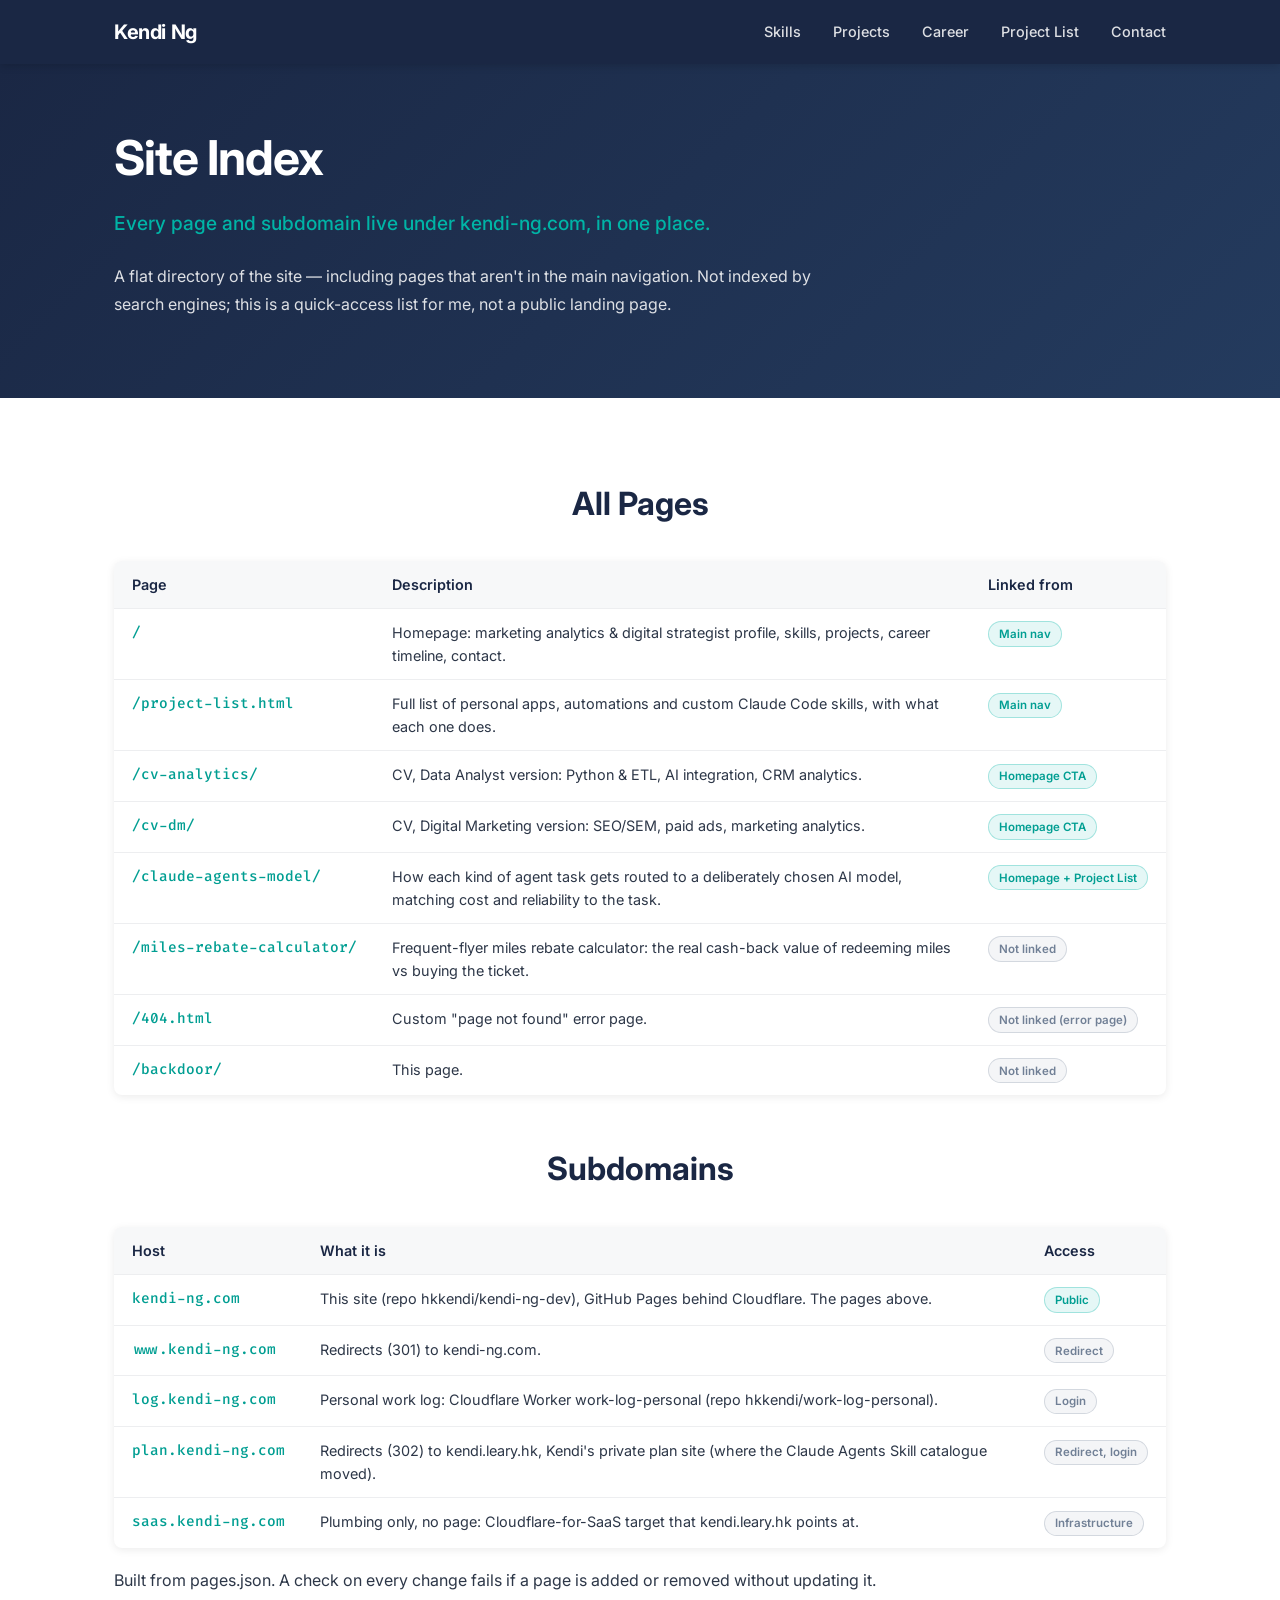
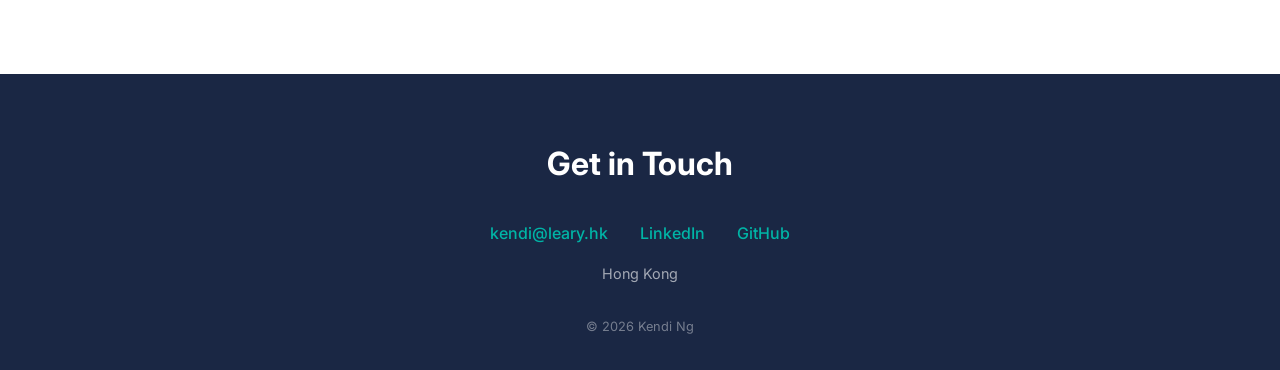
<file: backdoor/index.html>
<!DOCTYPE html>
<html lang="en">
<head>
  <meta charset="UTF-8">
  <meta name="viewport" content="width=device-width, initial-scale=1.0">
  <meta name="robots" content="noindex, nofollow">
  <title>Site Index — Kendi Ng</title>
  <link rel="icon" href="data:image/svg+xml,<svg xmlns='http://www.w3.org/2000/svg' viewBox='0 0 100 100'><text y='.9em' font-size='90'>K</text></svg>">
  <link rel="preconnect" href="https://fonts.googleapis.com">
  <link rel="preconnect" href="https://fonts.gstatic.com" crossorigin>
  <link href="https://fonts.googleapis.com/css2?family=Inter:wght@400;600;700&family=Fira+Code:wght@400&display=swap" rel="stylesheet">
  <link rel="stylesheet" href="../assets/css/style.css">
  <style>
    .page-hero { padding: 3.5rem 0 3rem; }
    .backdoor-table-wrap {
      overflow-x: auto;
      background: var(--color-white);
      border-radius: var(--radius);
      box-shadow: var(--shadow-card);
    }
    .backdoor-table {
      width: 100%;
      border-collapse: collapse;
      font-size: 0.9rem;
    }
    .backdoor-table th, .backdoor-table td {
      text-align: left;
      padding: 0.75rem 1.1rem;
      border-bottom: 1px solid rgba(26, 39, 68, 0.08);
      vertical-align: top;
    }
    .backdoor-table th {
      color: var(--color-primary);
      font-weight: 600;
      background: rgba(26, 39, 68, 0.03);
    }
    .backdoor-table tr:last-child td { border-bottom: none; }
    .backdoor-table td:first-child {
      font-family: var(--font-code);
      color: var(--color-accent-dark);
      white-space: nowrap;
      font-weight: 500;
    }
    .status-badge {
      display: inline-block;
      padding: 0.15rem 0.65rem;
      font-size: 0.72rem;
      font-weight: 600;
      border-radius: 999px;
      white-space: nowrap;
    }
    .status-live {
      color: var(--color-accent-dark);
      background: rgba(0, 180, 166, 0.1);
      border: 1px solid rgba(0, 180, 166, 0.3);
    }
    .status-unlinked {
      color: var(--color-muted);
      background: rgba(113, 128, 150, 0.08);
      border: 1px solid rgba(113, 128, 150, 0.25);
    }
  </style>
</head>
<body>

  <!-- Header / Navigation -->
  <header class="site-header">
    <nav class="nav-container container">
      <a href="../index.html" class="nav-logo">Kendi Ng</a>
      <button class="nav-toggle" aria-label="Toggle menu" aria-expanded="false">
        <span class="hamburger"></span>
      </button>
      <ul class="nav-links">
        <li><a href="../index.html#skills">Skills</a></li>
        <li><a href="../index.html#projects">Projects</a></li>
        <li><a href="../index.html#timeline">Career</a></li>
        <li><a href="../project-list.html">Project List</a></li>
        <li><a href="../index.html#contact">Contact</a></li>
      </ul>
    </nav>
  </header>

  <main>

    <!-- Page Hero -->
    <section class="hero page-hero">
      <div class="container">
        <div class="hero-content">
          <h1>Site Index</h1>
          <p class="hero-subtitle">Every page and subdomain live under kendi-ng.com, in one place.</p>
          <p class="hero-bio">A flat directory of the site — including pages that aren't in the main navigation. Not indexed by search engines; this is a quick-access list for me, not a public landing page.</p>
        </div>
      </div>
    </section>

    <!-- Page directory: both tables are filled from pages.json (checked in CI by tools/check_site_index.py) -->
    <section class="projects">
      <div class="container">
        <h2 class="section-title">All Pages</h2>
        <div class="backdoor-table-wrap">
          <table class="backdoor-table">
            <thead><tr><th>Page</th><th>Description</th><th>Linked from</th></tr></thead>
            <tbody id="pages-body"><tr><td colspan="3">Loading&hellip;</td></tr></tbody>
          </table>
        </div>

        <h2 class="section-title" style="margin-top: 3rem;">Subdomains</h2>
        <div class="backdoor-table-wrap">
          <table class="backdoor-table">
            <thead><tr><th>Host</th><th>What it is</th><th>Access</th></tr></thead>
            <tbody id="hosts-body"><tr><td colspan="3">Loading&hellip;</td></tr></tbody>
          </table>
        </div>
        <noscript><p class="section-subtitle">This list needs JavaScript. The raw list is at <a href="pages.json">pages.json</a>.</p></noscript>
        <p class="section-subtitle" style="margin-top: 1.25rem;">Built from <a href="pages.json">pages.json</a>. A check on every change fails if a page is added or removed without updating it.</p>
      </div>
    </section>

  </main>

  <!-- Footer / Contact -->
  <footer id="contact" class="footer">
    <div class="container">
      <h2 class="section-title">Get in Touch</h2>
      <div class="footer-content">
        <div class="footer-links">
          <a href="mailto:kendi@leary.hk">kendi@leary.hk</a>
          <a href="https://www.linkedin.com/in/kendi-ng/" target="_blank" rel="noopener">LinkedIn</a>
          <a href="https://github.com/hkkendi" target="_blank" rel="noopener">GitHub</a>
        </div>
        <p class="footer-location">Hong Kong</p>
        <p class="footer-copyright">&copy; 2026 Kendi Ng</p>
      </div>
    </div>
  </footer>

  <script src="../assets/js/main.js"></script>
  <script>
    (function () {
      function esc(t) {
        return String(t).replace(/[&<>"']/g, function (c) {
          return { '&': '&amp;', '<': '&lt;', '>': '&gt;', '"': '&quot;', "'": '&#39;' }[c];
        });
      }
      function badge(text, quiet) {
        return '<span class="status-badge ' + (quiet ? 'status-unlinked' : 'status-live') + '">' + esc(text) + '</span>';
      }
      function fail(msg) {
        ['pages-body', 'hosts-body'].forEach(function (id) {
          document.getElementById(id).innerHTML = '<tr><td colspan="3">' + esc(msg) + '</td></tr>';
        });
      }
      fetch('pages.json', { cache: 'no-cache' })
        .then(function (r) { if (!r.ok) throw new Error(r.status); return r.json(); })
        .then(function (data) {
          document.getElementById('pages-body').innerHTML = data.pages.map(function (p) {
            var href = '..' + p.path;
            return '<tr><td><a href="' + esc(href) + '">' + esc(p.path) + '</a></td><td>' + esc(p.description) +
              '</td><td>' + badge(p.linked, /^Not linked/.test(p.linked)) + '</td></tr>';
          }).join('');
          document.getElementById('hosts-body').innerHTML = data.hosts.map(function (h) {
            var cell = h.access === 'Infrastructure' ? esc(h.host)
              : '<a href="https://' + esc(h.host) + '/" rel="noopener">' + esc(h.host) + '</a>';
            return '<tr><td>' + cell + '</td><td>' + esc(h.description) + '</td><td>' +
              badge(h.access, h.access !== 'Public') + '</td></tr>';
          }).join('');
        })
        .catch(function () { fail('Could not load pages.json.'); });
    })();
  </script>
</body>
</html>
</file>
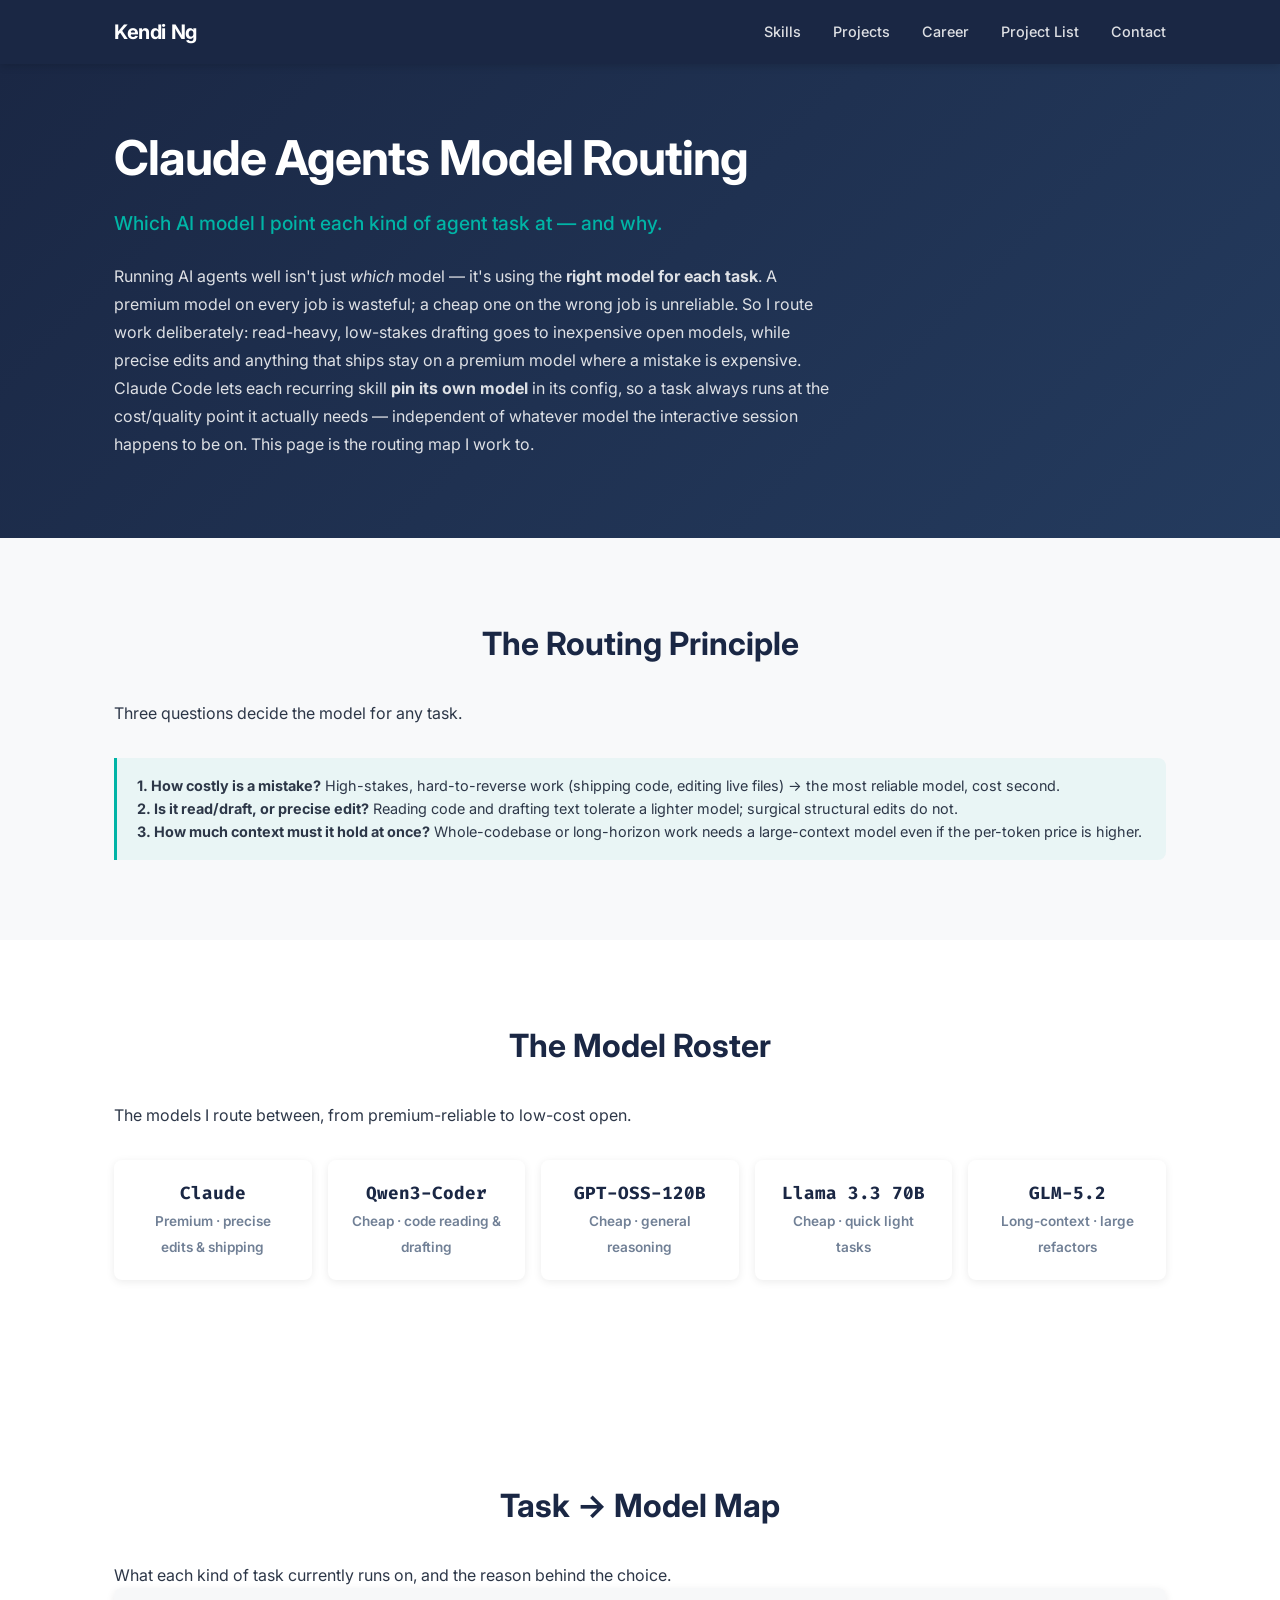
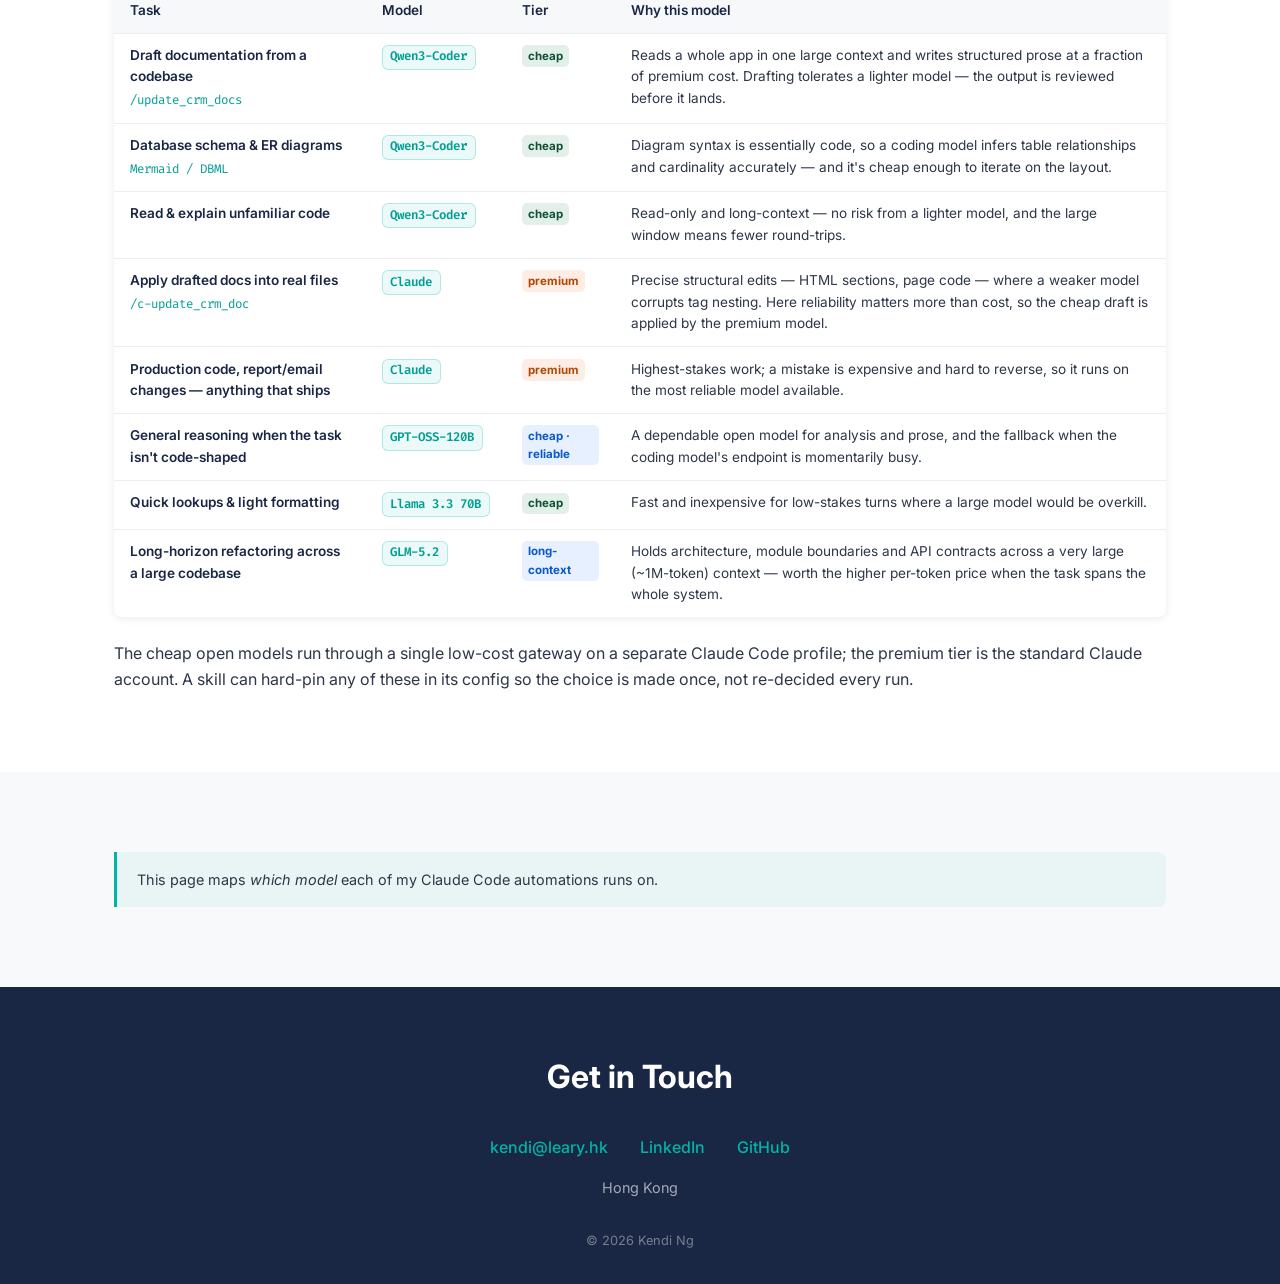
<file: claude-agents-model/index.html>
<!DOCTYPE html>
<html lang="en">
<head>
  <meta charset="UTF-8">
  <meta name="viewport" content="width=device-width, initial-scale=1.0">
  <meta name="description" content="How Kendi Ng routes each kind of agent task to a deliberately chosen AI model — matching cost and reliability to what the task actually needs.">
  <title>Claude Agents Model Routing — Kendi Ng</title>
  <link rel="icon" href="data:image/svg+xml,<svg xmlns='http://www.w3.org/2000/svg' viewBox='0 0 100 100'><text y='.9em' font-size='90'>K</text></svg>">
  <link rel="preconnect" href="https://fonts.googleapis.com">
  <link rel="preconnect" href="https://fonts.gstatic.com" crossorigin>
  <link href="https://fonts.googleapis.com/css2?family=Inter:wght@400;600;700&family=Fira+Code:wght@400&display=swap" rel="stylesheet">
  <link rel="stylesheet" href="../assets/css/style.css">
  <style>
    .page-hero { padding: 3.5rem 0 3rem; }
    .note-callout {
      background: rgba(0, 180, 166, 0.06);
      border-left: 3px solid var(--color-accent);
      border-radius: 0 var(--radius) var(--radius) 0;
      padding: 1rem 1.25rem;
      font-size: 0.9rem;
      color: var(--color-text);
      margin-top: 2rem;
    }
    .profile-stats {
      display: flex;
      flex-wrap: wrap;
      gap: 1rem;
      margin: 2rem 0 2.5rem;
    }
    .profile-stat {
      flex: 1;
      min-width: 150px;
      background: var(--color-white);
      border-radius: var(--radius);
      box-shadow: var(--shadow-card);
      padding: 1.25rem 1.5rem;
      text-align: center;
    }
    .profile-stat .count {
      display: block;
      font-family: var(--font-code);
      font-size: 1.1rem;
      font-weight: 700;
      color: var(--color-primary);
      word-break: break-word;
    }
    .profile-stat .label {
      font-size: 0.85rem;
      color: var(--color-muted);
      font-weight: 600;
    }
    .skill-table-wrap {
      overflow-x: auto;
      background: var(--color-white);
      border-radius: var(--radius);
      box-shadow: var(--shadow-card);
    }
    .skill-table {
      width: 100%;
      border-collapse: collapse;
      font-size: 0.85rem;
      min-width: 640px;
    }
    .skill-table th, .skill-table td {
      text-align: left;
      padding: 0.7rem 1rem;
      border-bottom: 1px solid rgba(26, 39, 68, 0.08);
      vertical-align: top;
    }
    .skill-table th {
      color: var(--color-primary);
      font-weight: 600;
      background: rgba(26, 39, 68, 0.03);
    }
    .skill-table tr:last-child td { border-bottom: none; }
    .model-badge {
      display: inline-block;
      font-family: var(--font-code);
      font-size: 0.78rem;
      font-weight: 600;
      color: var(--color-accent-dark);
      background: rgba(0, 180, 166, 0.08);
      border: 1px solid rgba(0, 180, 166, 0.25);
      border-radius: 6px;
      padding: 0.1rem 0.45rem;
      white-space: nowrap;
    }
    .skill-table td.task-cell { font-weight: 600; color: var(--color-primary); }
    .skill-table td.task-cell code {
      display: block;
      font-family: var(--font-code);
      font-weight: 400;
      font-size: 0.78rem;
      color: var(--color-accent-dark);
      margin-top: 0.2rem;
    }
    .tier-tag {
      display: inline-block;
      font-size: 0.72rem;
      font-weight: 700;
      border-radius: 5px;
      padding: 0.1rem 0.4rem;
    }
    .tier-premium { background: rgba(230, 81, 0, 0.1); color: #b34700; }
    .tier-cheap   { background: rgba(25, 135, 84, 0.12); color: #0f5132; }
    .tier-mid     { background: rgba(13, 110, 253, 0.1); color: #0a58ca; }
  </style>
</head>
<body>

  <!-- Header / Navigation -->
  <header class="site-header">
    <nav class="nav-container container">
      <a href="../index.html" class="nav-logo">Kendi Ng</a>
      <button class="nav-toggle" aria-label="Toggle menu" aria-expanded="false">
        <span class="hamburger"></span>
      </button>
      <ul class="nav-links">
        <li><a href="../index.html#skills">Skills</a></li>
        <li><a href="../index.html#projects">Projects</a></li>
        <li><a href="../index.html#timeline">Career</a></li>
        <li><a href="../project-list.html">Project List</a></li>
        <li><a href="../index.html#contact">Contact</a></li>
      </ul>
    </nav>
  </header>

  <main>

    <!-- Page Hero -->
    <section class="hero page-hero">
      <div class="container">
        <div class="hero-content">
          <h1>Claude Agents Model Routing</h1>
          <p class="hero-subtitle">Which AI model I point each kind of agent task at — and why.</p>
          <p class="hero-bio">Running AI agents well isn't just <em>which</em> model — it's using the <strong>right model for each task</strong>. A premium model on every job is wasteful; a cheap one on the wrong job is unreliable. So I route work deliberately: read-heavy, low-stakes drafting goes to inexpensive open models, while precise edits and anything that ships stay on a premium model where a mistake is expensive. Claude Code lets each recurring skill <strong>pin its own model</strong> in its config, so a task always runs at the cost/quality point it actually needs — independent of whatever model the interactive session happens to be on. This page is the routing map I work to.</p>
        </div>
      </div>
    </section>

    <!-- Guiding principle -->
    <section class="skills">
      <div class="container">
        <h2 class="section-title">The Routing Principle</h2>
        <p class="section-subtitle">Three questions decide the model for any task.</p>
        <div class="note-callout">
          <strong>1. How costly is a mistake?</strong> High-stakes, hard-to-reverse work (shipping code, editing live files) → the most reliable model, cost second.<br>
          <strong>2. Is it read/draft, or precise edit?</strong> Reading code and drafting text tolerate a lighter model; surgical structural edits do not.<br>
          <strong>3. How much context must it hold at once?</strong> Whole-codebase or long-horizon work needs a large-context model even if the per-token price is higher.
        </div>
      </div>
    </section>

    <!-- Model roster -->
    <section class="projects">
      <div class="container">
        <h2 class="section-title">The Model Roster</h2>
        <p class="section-subtitle">The models I route between, from premium-reliable to low-cost open.</p>
        <div class="profile-stats">
          <div class="profile-stat"><span class="count">Claude</span><span class="label">Premium · precise edits &amp; shipping</span></div>
          <div class="profile-stat"><span class="count">Qwen3-Coder</span><span class="label">Cheap · code reading &amp; drafting</span></div>
          <div class="profile-stat"><span class="count">GPT-OSS-120B</span><span class="label">Cheap · general reasoning</span></div>
          <div class="profile-stat"><span class="count">Llama 3.3 70B</span><span class="label">Cheap · quick light tasks</span></div>
          <div class="profile-stat"><span class="count">GLM-5.2</span><span class="label">Long-context · large refactors</span></div>
        </div>
      </div>
    </section>

    <!-- Routing table -->
    <section class="projects">
      <div class="container">
        <h2 class="section-title">Task → Model Map</h2>
        <p class="section-subtitle">What each kind of task currently runs on, and the reason behind the choice.</p>
        <div class="skill-table-wrap">
          <table class="skill-table">
            <thead>
              <tr><th>Task</th><th>Model</th><th>Tier</th><th>Why this model</th></tr>
            </thead>
            <tbody>
              <tr>
                <td class="task-cell">Draft documentation from a codebase<code>/update_crm_docs</code></td>
                <td><span class="model-badge">Qwen3-Coder</span></td>
                <td><span class="tier-tag tier-cheap">cheap</span></td>
                <td>Reads a whole app in one large context and writes structured prose at a fraction of premium cost. Drafting tolerates a lighter model — the output is reviewed before it lands.</td>
              </tr>
              <tr>
                <td class="task-cell">Database schema &amp; ER diagrams<code>Mermaid / DBML</code></td>
                <td><span class="model-badge">Qwen3-Coder</span></td>
                <td><span class="tier-tag tier-cheap">cheap</span></td>
                <td>Diagram syntax is essentially code, so a coding model infers table relationships and cardinality accurately — and it's cheap enough to iterate on the layout.</td>
              </tr>
              <tr>
                <td class="task-cell">Read &amp; explain unfamiliar code</td>
                <td><span class="model-badge">Qwen3-Coder</span></td>
                <td><span class="tier-tag tier-cheap">cheap</span></td>
                <td>Read-only and long-context — no risk from a lighter model, and the large window means fewer round-trips.</td>
              </tr>
              <tr>
                <td class="task-cell">Apply drafted docs into real files<code>/c-update_crm_doc</code></td>
                <td><span class="model-badge">Claude</span></td>
                <td><span class="tier-tag tier-premium">premium</span></td>
                <td>Precise structural edits — HTML sections, page code — where a weaker model corrupts tag nesting. Here reliability matters more than cost, so the cheap draft is applied by the premium model.</td>
              </tr>
              <tr>
                <td class="task-cell">Production code, report/email changes — anything that ships</td>
                <td><span class="model-badge">Claude</span></td>
                <td><span class="tier-tag tier-premium">premium</span></td>
                <td>Highest-stakes work; a mistake is expensive and hard to reverse, so it runs on the most reliable model available.</td>
              </tr>
              <tr>
                <td class="task-cell">General reasoning when the task isn't code-shaped</td>
                <td><span class="model-badge">GPT-OSS-120B</span></td>
                <td><span class="tier-tag tier-mid">cheap · reliable</span></td>
                <td>A dependable open model for analysis and prose, and the fallback when the coding model's endpoint is momentarily busy.</td>
              </tr>
              <tr>
                <td class="task-cell">Quick lookups &amp; light formatting</td>
                <td><span class="model-badge">Llama 3.3 70B</span></td>
                <td><span class="tier-tag tier-cheap">cheap</span></td>
                <td>Fast and inexpensive for low-stakes turns where a large model would be overkill.</td>
              </tr>
              <tr>
                <td class="task-cell">Long-horizon refactoring across a large codebase</td>
                <td><span class="model-badge">GLM-5.2</span></td>
                <td><span class="tier-tag tier-mid">long-context</span></td>
                <td>Holds architecture, module boundaries and API contracts across a very large (~1M-token) context — worth the higher per-token price when the task spans the whole system.</td>
              </tr>
            </tbody>
          </table>
        </div>
        <p class="section-subtitle" style="margin-top: 1.5rem;">The cheap open models run through a single low-cost gateway on a separate Claude Code profile; the premium tier is the standard Claude account. A skill can hard-pin any of these in its config so the choice is made once, not re-decided every run.</p>
      </div>
    </section>

    <!-- Companion note -->
    <section class="skills">
      <div class="container">
        <div class="note-callout" style="margin-top:0;">
          This page maps <em>which model</em> each of my Claude Code automations runs on.
        </div>
      </div>
    </section>

  </main>

  <!-- Footer / Contact -->
  <footer id="contact" class="footer">
    <div class="container">
      <h2 class="section-title">Get in Touch</h2>
      <div class="footer-content">
        <div class="footer-links">
          <a href="mailto:kendi@leary.hk">kendi@leary.hk</a>
          <a href="https://www.linkedin.com/in/kendi-ng/" target="_blank" rel="noopener">LinkedIn</a>
          <a href="https://github.com/hkkendi" target="_blank" rel="noopener">GitHub</a>
        </div>
        <p class="footer-location">Hong Kong</p>
        <p class="footer-copyright">&copy; 2026 Kendi Ng</p>
      </div>
    </div>
  </footer>

  <script src="../assets/js/main.js"></script>
</body>
</html>
</file>
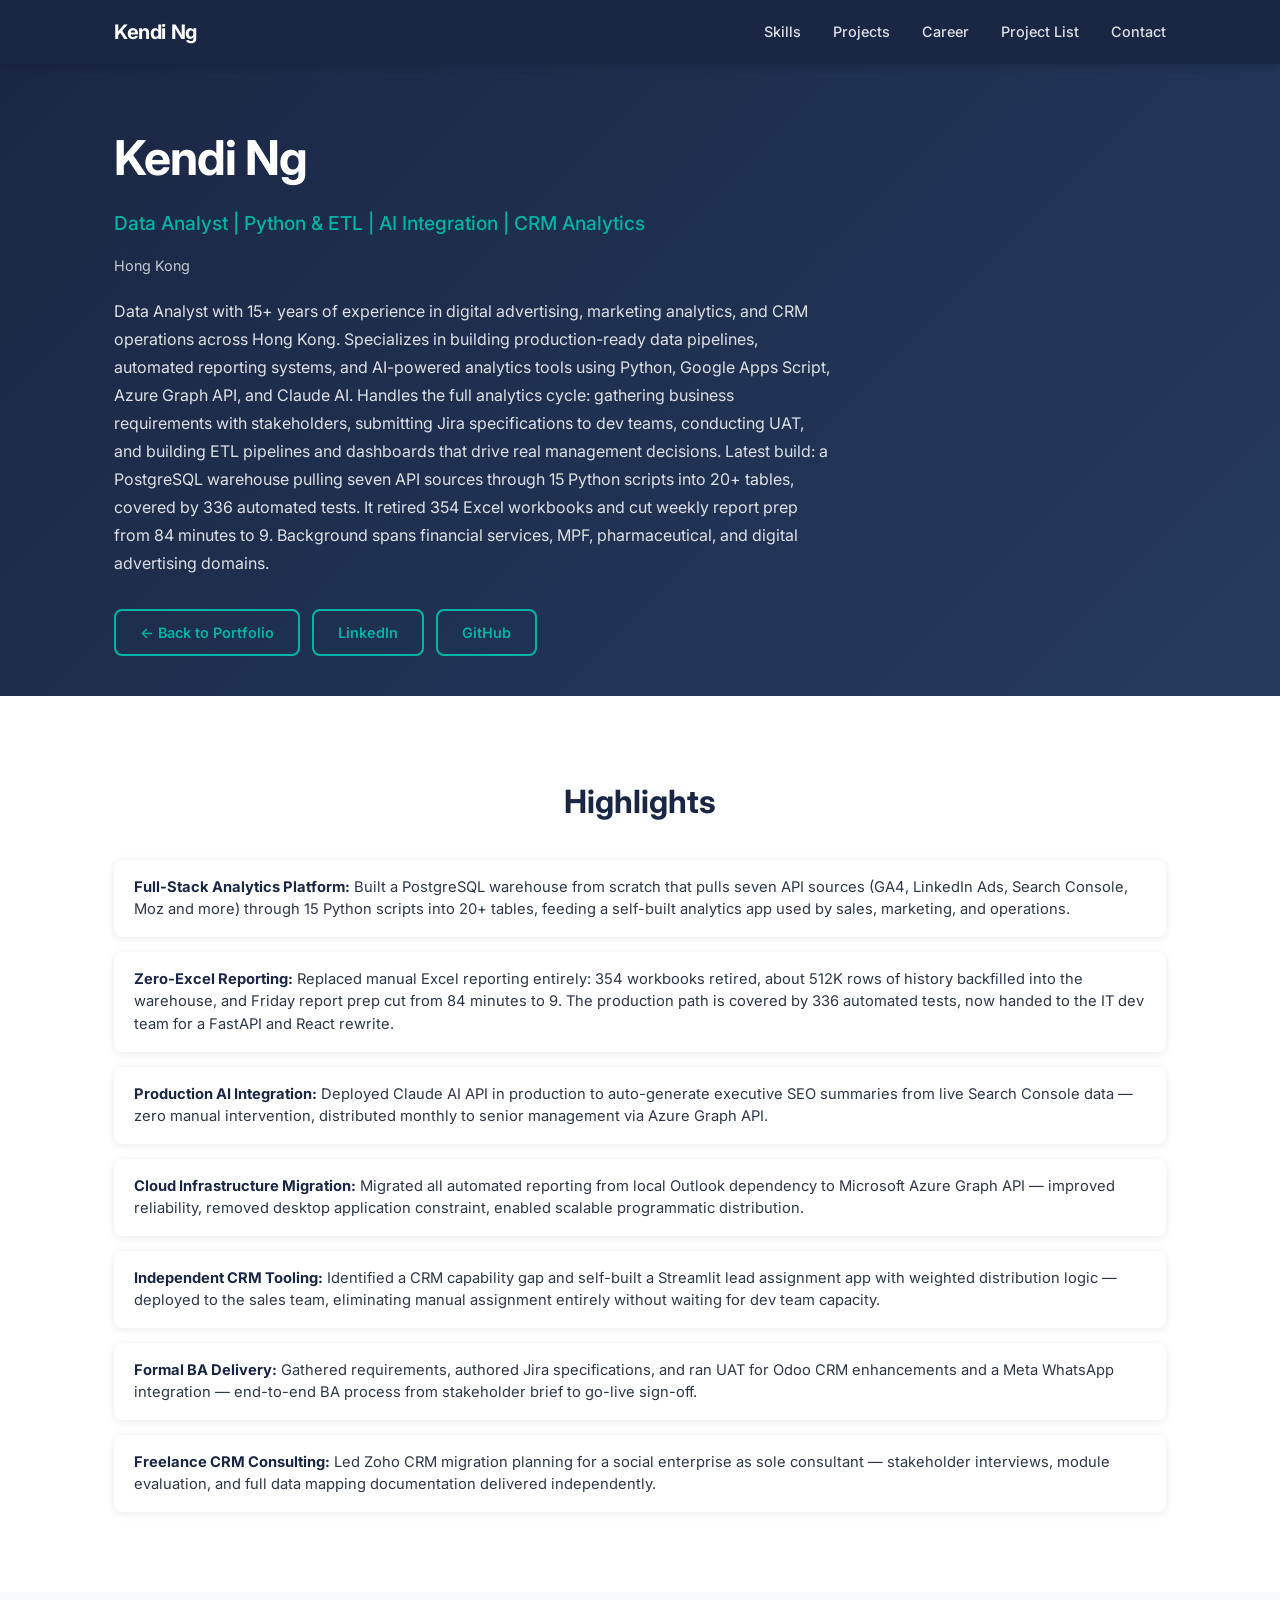
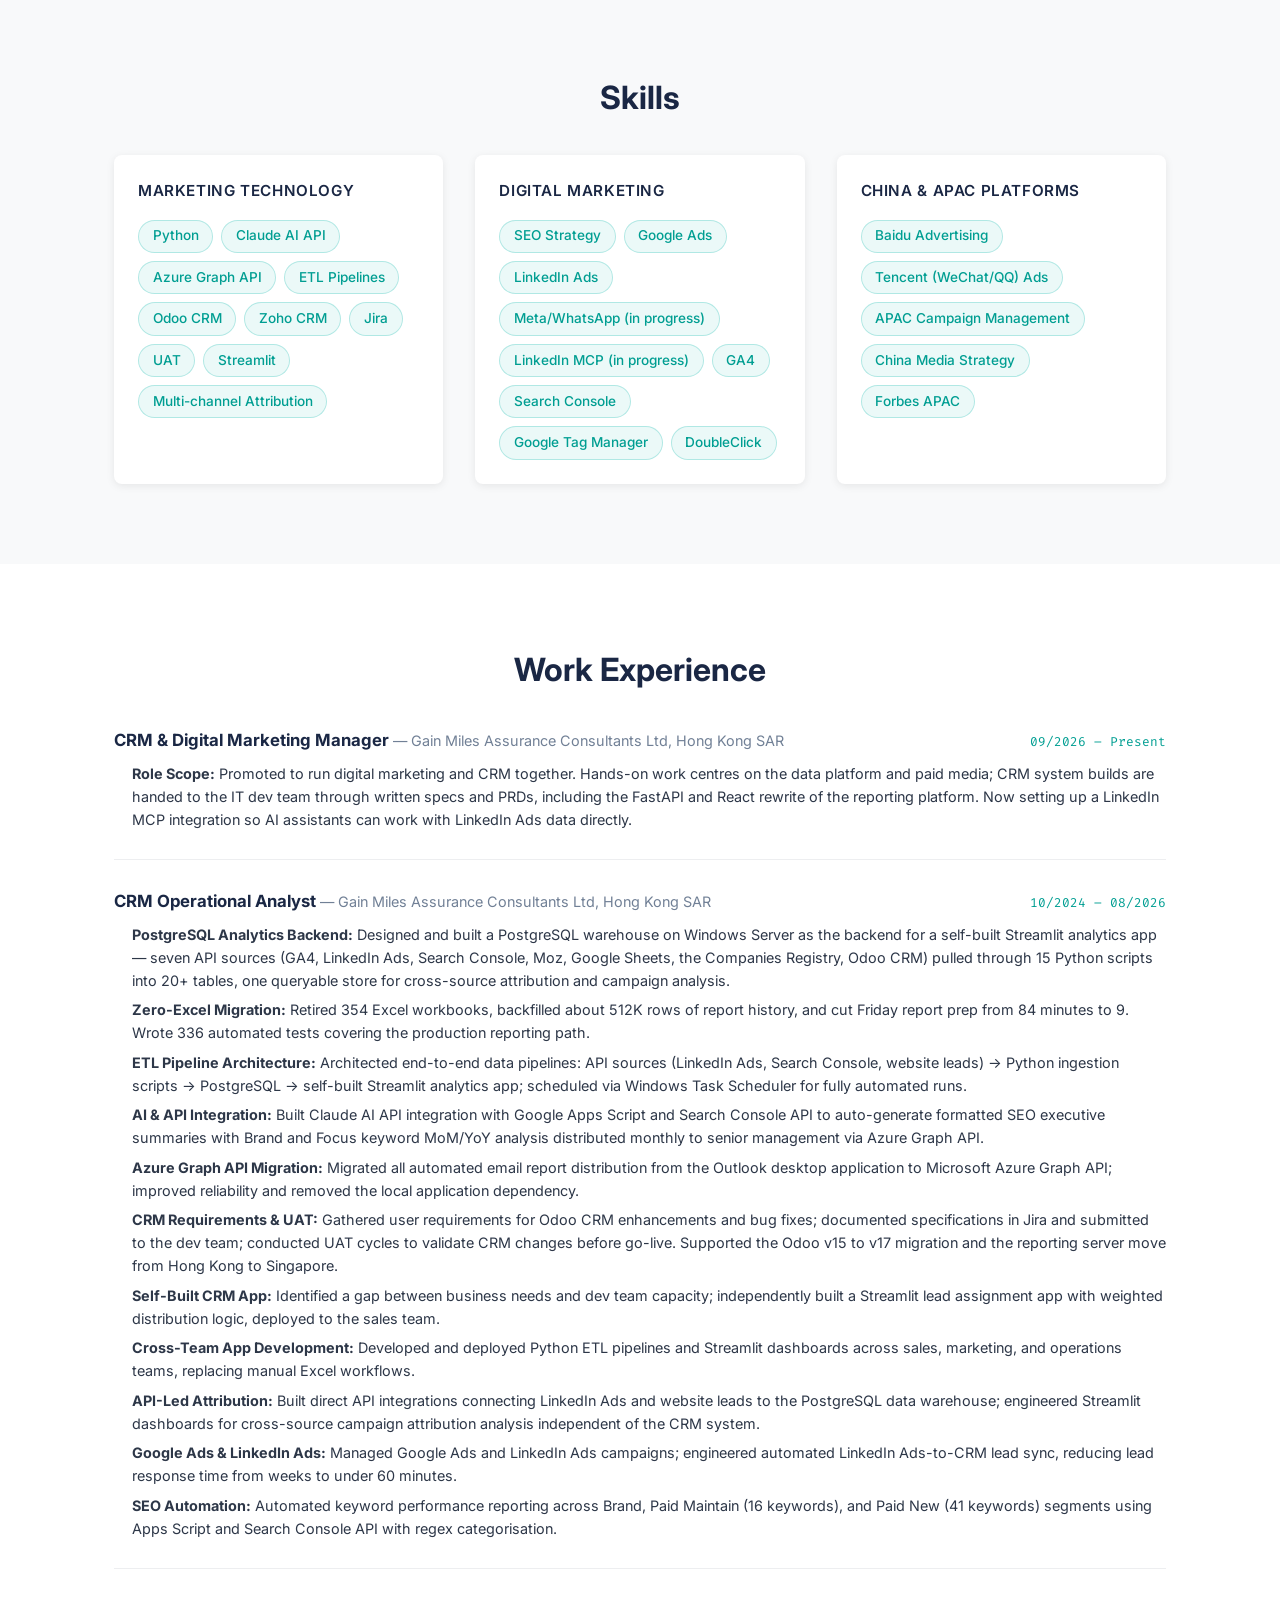
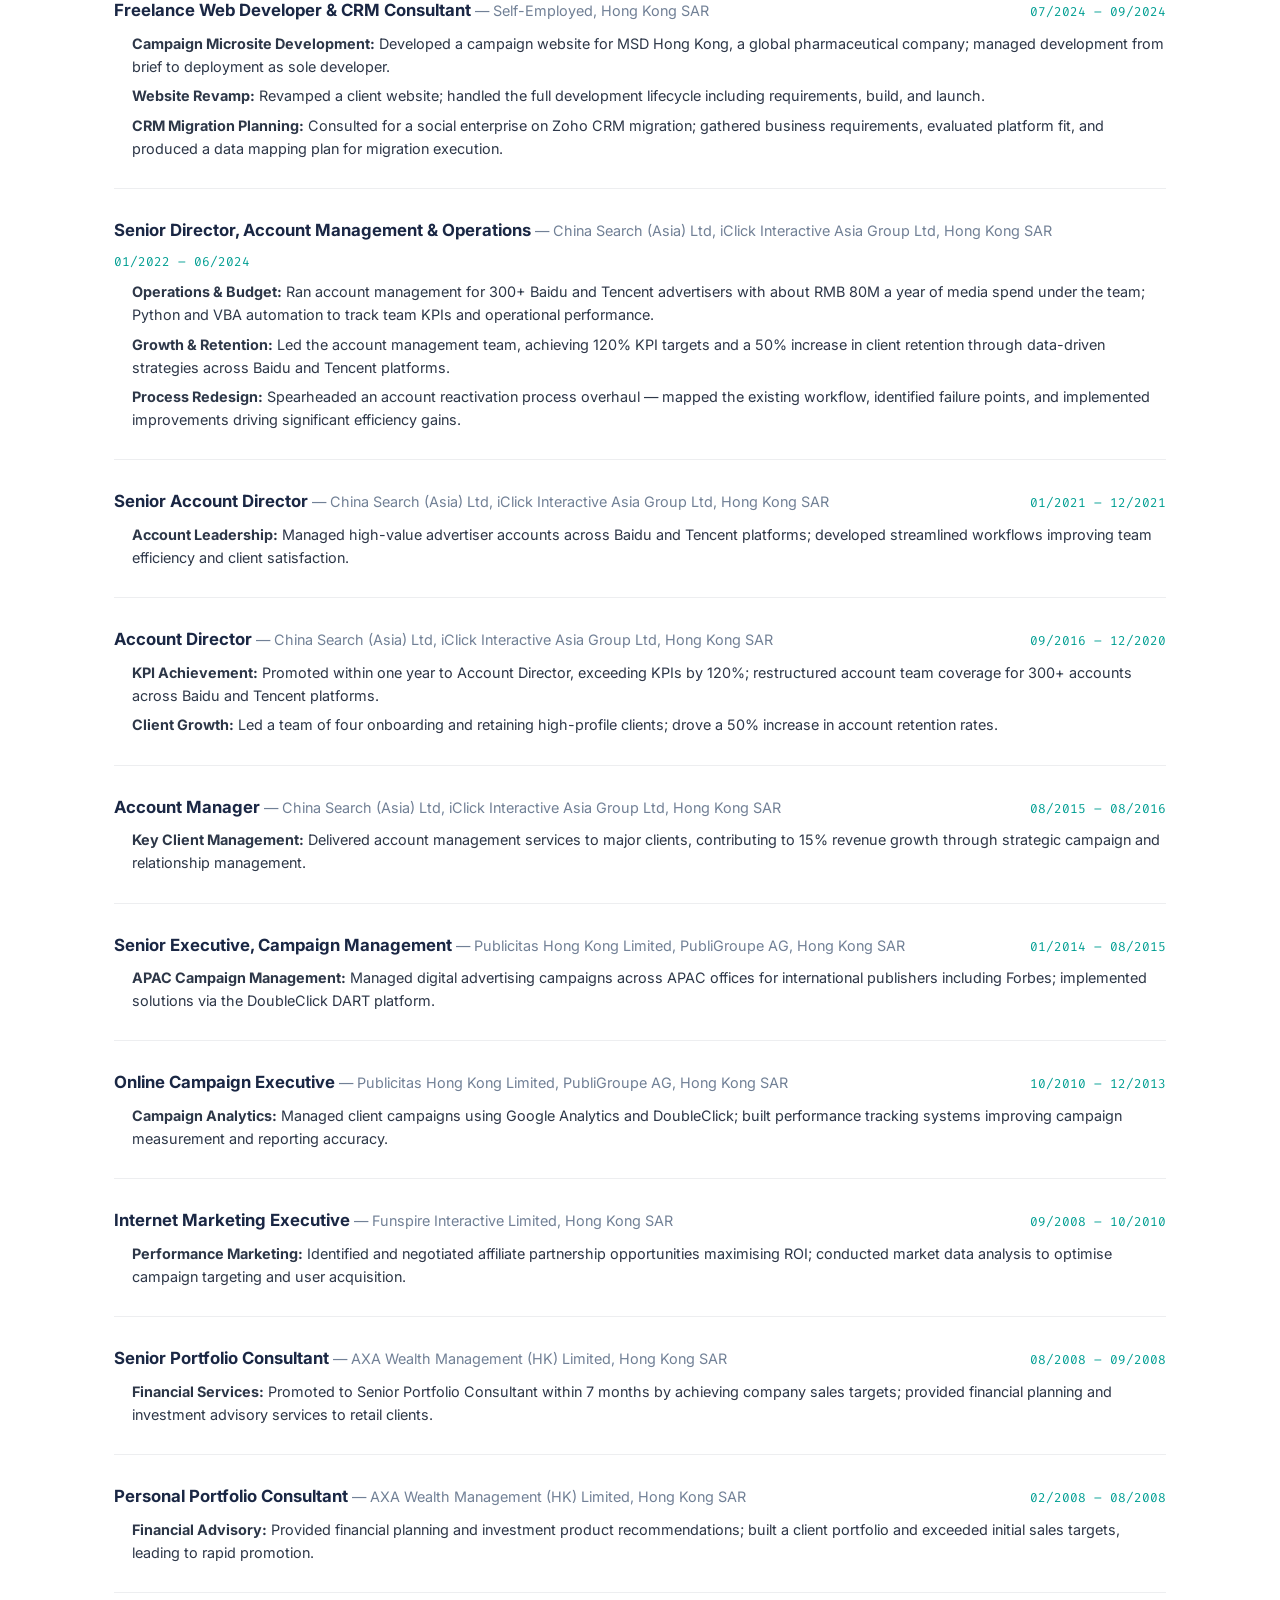
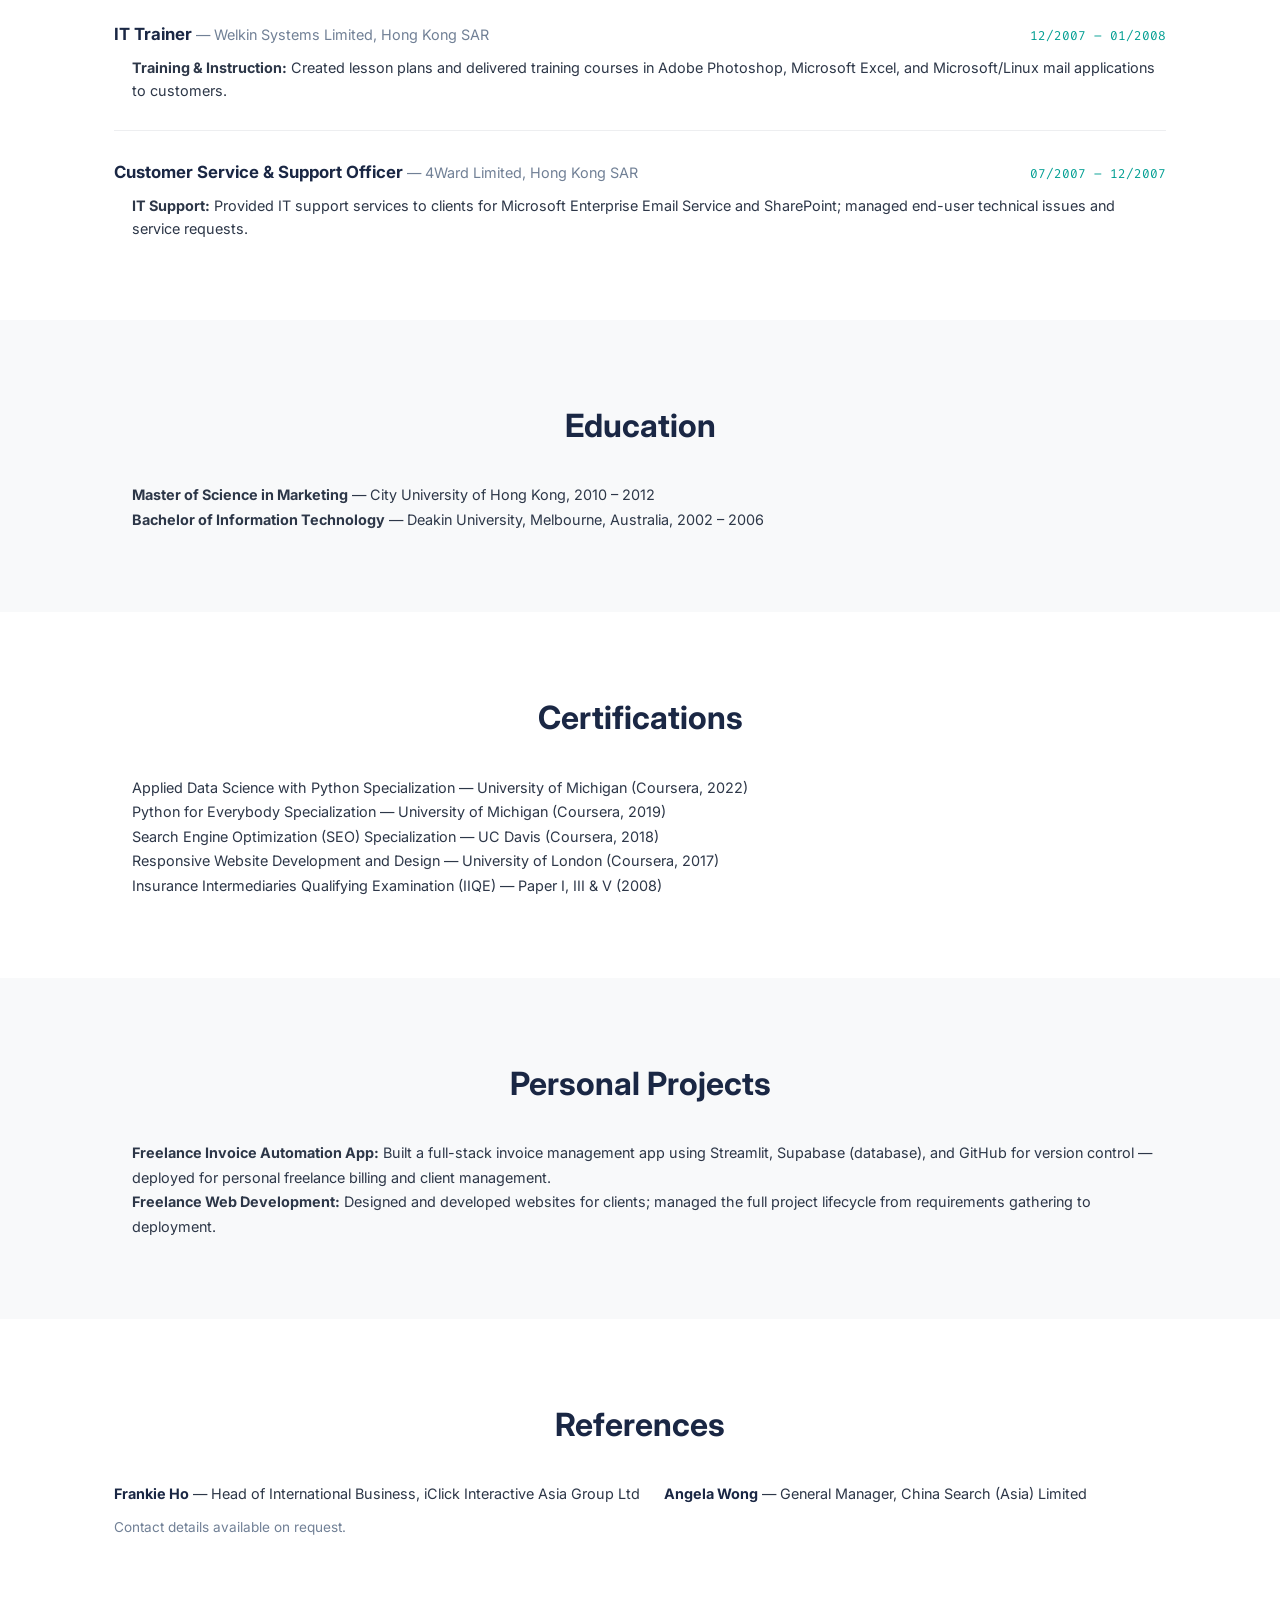
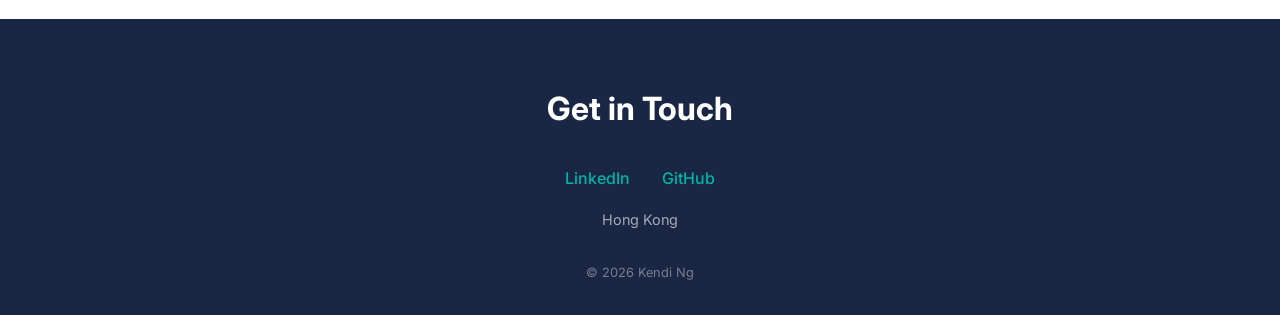
<file: cv-analytics/index.html>
<!DOCTYPE html>
<html lang="en">
<head>
  <meta charset="UTF-8">
  <meta name="viewport" content="width=device-width, initial-scale=1.0">
  <meta name="description" content="Kendi Ng — CV: Data Analyst, Python & ETL, AI Integration, CRM Analytics. 15+ years across financial services, MPF, pharma and digital advertising.">
  <title>CV — Data Analyst | Kendi Ng</title>
  <link rel="icon" href="data:image/svg+xml,<svg xmlns='http://www.w3.org/2000/svg' viewBox='0 0 100 100'><text y='.9em' font-size='90'>K</text></svg>">
  <link rel="preconnect" href="https://fonts.googleapis.com">
  <link rel="preconnect" href="https://fonts.gstatic.com" crossorigin>
  <link href="https://fonts.googleapis.com/css2?family=Inter:wght@400;600;700&family=Fira+Code:wght@400&display=swap" rel="stylesheet">
  <link rel="stylesheet" href="../assets/css/style.css">
  <style>
    .page-hero { padding: 3.5rem 0 2.5rem; }
    .cv-location { font-size: 0.9rem; color: rgba(255,255,255,0.75); margin-top: -0.5rem; margin-bottom: 1.25rem; }
    .cv-highlights { list-style: none; padding: 0; margin: 0; display: grid; gap: 0.9rem; }
    .cv-highlights li {
      background: var(--color-white);
      border-radius: var(--radius);
      box-shadow: var(--shadow-card);
      padding: 1rem 1.25rem;
      font-size: 0.92rem;
      line-height: 1.55;
    }
    .cv-highlights li strong { color: var(--color-primary); }
    .cv-job { margin-bottom: 1.75rem; padding-bottom: 1.75rem; border-bottom: 1px solid rgba(26, 39, 68, 0.08); }
    .cv-job:last-child { border-bottom: none; margin-bottom: 0; padding-bottom: 0; }
    .cv-job-header { display: flex; flex-wrap: wrap; justify-content: space-between; align-items: baseline; gap: 0.5rem; margin-bottom: 0.5rem; }
    .cv-job-title { font-size: 1.05rem; font-weight: 700; color: var(--color-primary); }
    .cv-job-company { font-size: 0.9rem; color: var(--color-muted); }
    .cv-job-dates { font-family: var(--font-code); font-size: 0.8rem; color: var(--color-accent-dark); white-space: nowrap; }
    .cv-job-bullets { margin: 0; padding-left: 1.1rem; }
    .cv-job-bullets li { font-size: 0.9rem; line-height: 1.6; margin-bottom: 0.4rem; color: var(--color-text); }
    .cv-job-bullets li:last-child { margin-bottom: 0; }
    .cv-simple-list { margin: 0; padding-left: 1.1rem; }
    .cv-simple-list li { font-size: 0.9rem; line-height: 1.7; }
    .cv-refs { display: flex; flex-wrap: wrap; gap: 1.5rem; }
    .cv-refs div { font-size: 0.9rem; }
    .cv-refs strong { color: var(--color-primary); }
    .cv-note { font-size: 0.85rem; color: var(--color-muted); margin-top: 0.75rem; }
  </style>
</head>
<body>

  <!-- Header / Navigation -->
  <header class="site-header">
    <nav class="nav-container container">
      <a href="../index.html" class="nav-logo">Kendi Ng</a>
      <button class="nav-toggle" aria-label="Toggle menu" aria-expanded="false">
        <span class="hamburger"></span>
      </button>
      <ul class="nav-links">
        <li><a href="../index.html#skills">Skills</a></li>
        <li><a href="../index.html#projects">Projects</a></li>
        <li><a href="../index.html#timeline">Career</a></li>
        <li><a href="../project-list.html">Project List</a></li>
        <li><a href="../index.html#contact">Contact</a></li>
      </ul>
    </nav>
  </header>

  <main>

    <!-- Page Hero -->
    <section class="hero page-hero">
      <div class="container">
        <div class="hero-content">
          <h1>Kendi Ng</h1>
          <p class="hero-subtitle">Data Analyst | Python &amp; ETL | AI Integration | CRM Analytics</p>
          <p class="cv-location">Hong Kong</p>
          <p class="hero-bio">Data Analyst with 15+ years of experience in digital advertising, marketing analytics, and CRM operations across Hong Kong. Specializes in building production-ready data pipelines, automated reporting systems, and AI-powered analytics tools using Python, Google Apps Script, Azure Graph API, and Claude AI. Handles the full analytics cycle: gathering business requirements with stakeholders, submitting Jira specifications to dev teams, conducting UAT, and building ETL pipelines and dashboards that drive real management decisions. Latest build: a PostgreSQL warehouse pulling seven API sources through 15 Python scripts into 20+ tables, covered by 336 automated tests. It retired 354 Excel workbooks and cut weekly report prep from 84 minutes to 9. Background spans financial services, MPF, pharmaceutical, and digital advertising domains.</p>
          <div class="hero-ctas">
            <a href="../index.html" class="btn btn-outline">← Back to Portfolio</a>
            <a href="https://www.linkedin.com/in/kendi-ng/" class="btn btn-outline" target="_blank" rel="noopener">LinkedIn</a>
            <a href="https://github.com/hkkendi" class="btn btn-outline" target="_blank" rel="noopener">GitHub</a>
          </div>
        </div>
      </div>
    </section>

    <!-- Highlights -->
    <section class="projects">
      <div class="container">
        <h2 class="section-title">Highlights</h2>
        <ul class="cv-highlights">
          <li><strong>Full-Stack Analytics Platform:</strong> Built a PostgreSQL warehouse from scratch that pulls seven API sources (GA4, LinkedIn Ads, Search Console, Moz and more) through 15 Python scripts into 20+ tables, feeding a self-built analytics app used by sales, marketing, and operations.</li>
          <li><strong>Zero-Excel Reporting:</strong> Replaced manual Excel reporting entirely: 354 workbooks retired, about 512K rows of history backfilled into the warehouse, and Friday report prep cut from 84 minutes to 9. The production path is covered by 336 automated tests, now handed to the IT dev team for a FastAPI and React rewrite.</li>
          <li><strong>Production AI Integration:</strong> Deployed Claude AI API in production to auto-generate executive SEO summaries from live Search Console data — zero manual intervention, distributed monthly to senior management via Azure Graph API.</li>
          <li><strong>Cloud Infrastructure Migration:</strong> Migrated all automated reporting from local Outlook dependency to Microsoft Azure Graph API — improved reliability, removed desktop application constraint, enabled scalable programmatic distribution.</li>
          <li><strong>Independent CRM Tooling:</strong> Identified a CRM capability gap and self-built a Streamlit lead assignment app with weighted distribution logic — deployed to the sales team, eliminating manual assignment entirely without waiting for dev team capacity.</li>
          <li><strong>Formal BA Delivery:</strong> Gathered requirements, authored Jira specifications, and ran UAT for Odoo CRM enhancements and a Meta WhatsApp integration — end-to-end BA process from stakeholder brief to go-live sign-off.</li>
          <li><strong>Freelance CRM Consulting:</strong> Led Zoho CRM migration planning for a social enterprise as sole consultant — stakeholder interviews, module evaluation, and full data mapping documentation delivered independently.</li>
        </ul>
      </div>
    </section>

    <!-- Skills -->
    <section id="skills" class="skills">
      <div class="container">
        <h2 class="section-title">Skills</h2>
        <div class="skills-grid">
          <div class="skill-group">
            <h3 class="skill-category">Marketing Technology</h3>
            <ul class="skill-tags">
              <li class="skill-badge">Python</li>
              <li class="skill-badge">Claude AI API</li>
              <li class="skill-badge">Azure Graph API</li>
              <li class="skill-badge">ETL Pipelines</li>
              <li class="skill-badge">Odoo CRM</li>
              <li class="skill-badge">Zoho CRM</li>
              <li class="skill-badge">Jira</li>
              <li class="skill-badge">UAT</li>
              <li class="skill-badge">Streamlit</li>
              <li class="skill-badge">Multi-channel Attribution</li>
            </ul>
          </div>
          <div class="skill-group">
            <h3 class="skill-category">Digital Marketing</h3>
            <ul class="skill-tags">
              <li class="skill-badge">SEO Strategy</li>
              <li class="skill-badge">Google Ads</li>
              <li class="skill-badge">LinkedIn Ads</li>
              <li class="skill-badge">Meta/WhatsApp (in progress)</li>
              <li class="skill-badge">LinkedIn MCP (in progress)</li>
              <li class="skill-badge">GA4</li>
              <li class="skill-badge">Search Console</li>
              <li class="skill-badge">Google Tag Manager</li>
              <li class="skill-badge">DoubleClick</li>
            </ul>
          </div>
          <div class="skill-group">
            <h3 class="skill-category">China &amp; APAC Platforms</h3>
            <ul class="skill-tags">
              <li class="skill-badge">Baidu Advertising</li>
              <li class="skill-badge">Tencent (WeChat/QQ) Ads</li>
              <li class="skill-badge">APAC Campaign Management</li>
              <li class="skill-badge">China Media Strategy</li>
              <li class="skill-badge">Forbes APAC</li>
            </ul>
          </div>
        </div>
      </div>
    </section>

    <!-- Work Experience -->
    <section class="projects">
      <div class="container">
        <h2 class="section-title">Work Experience</h2>

        <div class="cv-job">
          <div class="cv-job-header">
            <div><span class="cv-job-title">CRM &amp; Digital Marketing Manager</span> <span class="cv-job-company">— Gain Miles Assurance Consultants Ltd, Hong Kong SAR</span></div>
            <span class="cv-job-dates">09/2026 – Present</span>
          </div>
          <ul class="cv-job-bullets">
            <li><strong>Role Scope:</strong> Promoted to run digital marketing and CRM together. Hands-on work centres on the data platform and paid media; CRM system builds are handed to the IT dev team through written specs and PRDs, including the FastAPI and React rewrite of the reporting platform. Now setting up a LinkedIn MCP integration so AI assistants can work with LinkedIn Ads data directly.</li>
          </ul>
        </div>

        <div class="cv-job">
          <div class="cv-job-header">
            <div><span class="cv-job-title">CRM Operational Analyst</span> <span class="cv-job-company">— Gain Miles Assurance Consultants Ltd, Hong Kong SAR</span></div>
            <span class="cv-job-dates">10/2024 – 08/2026</span>
          </div>
          <ul class="cv-job-bullets">
            <li><strong>PostgreSQL Analytics Backend:</strong> Designed and built a PostgreSQL warehouse on Windows Server as the backend for a self-built Streamlit analytics app — seven API sources (GA4, LinkedIn Ads, Search Console, Moz, Google Sheets, the Companies Registry, Odoo CRM) pulled through 15 Python scripts into 20+ tables, one queryable store for cross-source attribution and campaign analysis.</li>
            <li><strong>Zero-Excel Migration:</strong> Retired 354 Excel workbooks, backfilled about 512K rows of report history, and cut Friday report prep from 84 minutes to 9. Wrote 336 automated tests covering the production reporting path.</li>
            <li><strong>ETL Pipeline Architecture:</strong> Architected end-to-end data pipelines: API sources (LinkedIn Ads, Search Console, website leads) → Python ingestion scripts → PostgreSQL → self-built Streamlit analytics app; scheduled via Windows Task Scheduler for fully automated runs.</li>
            <li><strong>AI &amp; API Integration:</strong> Built Claude AI API integration with Google Apps Script and Search Console API to auto-generate formatted SEO executive summaries with Brand and Focus keyword MoM/YoY analysis distributed monthly to senior management via Azure Graph API.</li>
            <li><strong>Azure Graph API Migration:</strong> Migrated all automated email report distribution from the Outlook desktop application to Microsoft Azure Graph API; improved reliability and removed the local application dependency.</li>
            <li><strong>CRM Requirements &amp; UAT:</strong> Gathered user requirements for Odoo CRM enhancements and bug fixes; documented specifications in Jira and submitted to the dev team; conducted UAT cycles to validate CRM changes before go-live. Supported the Odoo v15 to v17 migration and the reporting server move from Hong Kong to Singapore.</li>
            <li><strong>Self-Built CRM App:</strong> Identified a gap between business needs and dev team capacity; independently built a Streamlit lead assignment app with weighted distribution logic, deployed to the sales team.</li>
            <li><strong>Cross-Team App Development:</strong> Developed and deployed Python ETL pipelines and Streamlit dashboards across sales, marketing, and operations teams, replacing manual Excel workflows.</li>
            <li><strong>API-Led Attribution:</strong> Built direct API integrations connecting LinkedIn Ads and website leads to the PostgreSQL data warehouse; engineered Streamlit dashboards for cross-source campaign attribution analysis independent of the CRM system.</li>
            <li><strong>Google Ads &amp; LinkedIn Ads:</strong> Managed Google Ads and LinkedIn Ads campaigns; engineered automated LinkedIn Ads-to-CRM lead sync, reducing lead response time from weeks to under 60 minutes.</li>
            <li><strong>SEO Automation:</strong> Automated keyword performance reporting across Brand, Paid Maintain (16 keywords), and Paid New (41 keywords) segments using Apps Script and Search Console API with regex categorisation.</li>
          </ul>
        </div>

        <div class="cv-job">
          <div class="cv-job-header">
            <div><span class="cv-job-title">Freelance Web Developer &amp; CRM Consultant</span> <span class="cv-job-company">— Self-Employed, Hong Kong SAR</span></div>
            <span class="cv-job-dates">07/2024 – 09/2024</span>
          </div>
          <ul class="cv-job-bullets">
            <li><strong>Campaign Microsite Development:</strong> Developed a campaign website for MSD Hong Kong, a global pharmaceutical company; managed development from brief to deployment as sole developer.</li>
            <li><strong>Website Revamp:</strong> Revamped a client website; handled the full development lifecycle including requirements, build, and launch.</li>
            <li><strong>CRM Migration Planning:</strong> Consulted for a social enterprise on Zoho CRM migration; gathered business requirements, evaluated platform fit, and produced a data mapping plan for migration execution.</li>
          </ul>
        </div>

        <div class="cv-job">
          <div class="cv-job-header">
            <div><span class="cv-job-title">Senior Director, Account Management &amp; Operations</span> <span class="cv-job-company">— China Search (Asia) Ltd, iClick Interactive Asia Group Ltd, Hong Kong SAR</span></div>
            <span class="cv-job-dates">01/2022 – 06/2024</span>
          </div>
          <ul class="cv-job-bullets">
            <li><strong>Operations &amp; Budget:</strong> Ran account management for 300+ Baidu and Tencent advertisers with about RMB 80M a year of media spend under the team; Python and VBA automation to track team KPIs and operational performance.</li>
            <li><strong>Growth &amp; Retention:</strong> Led the account management team, achieving 120% KPI targets and a 50% increase in client retention through data-driven strategies across Baidu and Tencent platforms.</li>
            <li><strong>Process Redesign:</strong> Spearheaded an account reactivation process overhaul — mapped the existing workflow, identified failure points, and implemented improvements driving significant efficiency gains.</li>
          </ul>
        </div>

        <div class="cv-job">
          <div class="cv-job-header">
            <div><span class="cv-job-title">Senior Account Director</span> <span class="cv-job-company">— China Search (Asia) Ltd, iClick Interactive Asia Group Ltd, Hong Kong SAR</span></div>
            <span class="cv-job-dates">01/2021 – 12/2021</span>
          </div>
          <ul class="cv-job-bullets">
            <li><strong>Account Leadership:</strong> Managed high-value advertiser accounts across Baidu and Tencent platforms; developed streamlined workflows improving team efficiency and client satisfaction.</li>
          </ul>
        </div>

        <div class="cv-job">
          <div class="cv-job-header">
            <div><span class="cv-job-title">Account Director</span> <span class="cv-job-company">— China Search (Asia) Ltd, iClick Interactive Asia Group Ltd, Hong Kong SAR</span></div>
            <span class="cv-job-dates">09/2016 – 12/2020</span>
          </div>
          <ul class="cv-job-bullets">
            <li><strong>KPI Achievement:</strong> Promoted within one year to Account Director, exceeding KPIs by 120%; restructured account team coverage for 300+ accounts across Baidu and Tencent platforms.</li>
            <li><strong>Client Growth:</strong> Led a team of four onboarding and retaining high-profile clients; drove a 50% increase in account retention rates.</li>
          </ul>
        </div>

        <div class="cv-job">
          <div class="cv-job-header">
            <div><span class="cv-job-title">Account Manager</span> <span class="cv-job-company">— China Search (Asia) Ltd, iClick Interactive Asia Group Ltd, Hong Kong SAR</span></div>
            <span class="cv-job-dates">08/2015 – 08/2016</span>
          </div>
          <ul class="cv-job-bullets">
            <li><strong>Key Client Management:</strong> Delivered account management services to major clients, contributing to 15% revenue growth through strategic campaign and relationship management.</li>
          </ul>
        </div>

        <div class="cv-job">
          <div class="cv-job-header">
            <div><span class="cv-job-title">Senior Executive, Campaign Management</span> <span class="cv-job-company">— Publicitas Hong Kong Limited, PubliGroupe AG, Hong Kong SAR</span></div>
            <span class="cv-job-dates">01/2014 – 08/2015</span>
          </div>
          <ul class="cv-job-bullets">
            <li><strong>APAC Campaign Management:</strong> Managed digital advertising campaigns across APAC offices for international publishers including Forbes; implemented solutions via the DoubleClick DART platform.</li>
          </ul>
        </div>

        <div class="cv-job">
          <div class="cv-job-header">
            <div><span class="cv-job-title">Online Campaign Executive</span> <span class="cv-job-company">— Publicitas Hong Kong Limited, PubliGroupe AG, Hong Kong SAR</span></div>
            <span class="cv-job-dates">10/2010 – 12/2013</span>
          </div>
          <ul class="cv-job-bullets">
            <li><strong>Campaign Analytics:</strong> Managed client campaigns using Google Analytics and DoubleClick; built performance tracking systems improving campaign measurement and reporting accuracy.</li>
          </ul>
        </div>

        <div class="cv-job">
          <div class="cv-job-header">
            <div><span class="cv-job-title">Internet Marketing Executive</span> <span class="cv-job-company">— Funspire Interactive Limited, Hong Kong SAR</span></div>
            <span class="cv-job-dates">09/2008 – 10/2010</span>
          </div>
          <ul class="cv-job-bullets">
            <li><strong>Performance Marketing:</strong> Identified and negotiated affiliate partnership opportunities maximising ROI; conducted market data analysis to optimise campaign targeting and user acquisition.</li>
          </ul>
        </div>

        <div class="cv-job">
          <div class="cv-job-header">
            <div><span class="cv-job-title">Senior Portfolio Consultant</span> <span class="cv-job-company">— AXA Wealth Management (HK) Limited, Hong Kong SAR</span></div>
            <span class="cv-job-dates">08/2008 – 09/2008</span>
          </div>
          <ul class="cv-job-bullets">
            <li><strong>Financial Services:</strong> Promoted to Senior Portfolio Consultant within 7 months by achieving company sales targets; provided financial planning and investment advisory services to retail clients.</li>
          </ul>
        </div>

        <div class="cv-job">
          <div class="cv-job-header">
            <div><span class="cv-job-title">Personal Portfolio Consultant</span> <span class="cv-job-company">— AXA Wealth Management (HK) Limited, Hong Kong SAR</span></div>
            <span class="cv-job-dates">02/2008 – 08/2008</span>
          </div>
          <ul class="cv-job-bullets">
            <li><strong>Financial Advisory:</strong> Provided financial planning and investment product recommendations; built a client portfolio and exceeded initial sales targets, leading to rapid promotion.</li>
          </ul>
        </div>

        <div class="cv-job">
          <div class="cv-job-header">
            <div><span class="cv-job-title">IT Trainer</span> <span class="cv-job-company">— Welkin Systems Limited, Hong Kong SAR</span></div>
            <span class="cv-job-dates">12/2007 – 01/2008</span>
          </div>
          <ul class="cv-job-bullets">
            <li><strong>Training &amp; Instruction:</strong> Created lesson plans and delivered training courses in Adobe Photoshop, Microsoft Excel, and Microsoft/Linux mail applications to customers.</li>
          </ul>
        </div>

        <div class="cv-job">
          <div class="cv-job-header">
            <div><span class="cv-job-title">Customer Service &amp; Support Officer</span> <span class="cv-job-company">— 4Ward Limited, Hong Kong SAR</span></div>
            <span class="cv-job-dates">07/2007 – 12/2007</span>
          </div>
          <ul class="cv-job-bullets">
            <li><strong>IT Support:</strong> Provided IT support services to clients for Microsoft Enterprise Email Service and SharePoint; managed end-user technical issues and service requests.</li>
          </ul>
        </div>

      </div>
    </section>

    <!-- Education, Certifications, Personal Projects -->
    <section class="skills">
      <div class="container">
        <h2 class="section-title">Education</h2>
        <ul class="cv-simple-list">
          <li><strong>Master of Science in Marketing</strong> — City University of Hong Kong, 2010 – 2012</li>
          <li><strong>Bachelor of Information Technology</strong> — Deakin University, Melbourne, Australia, 2002 – 2006</li>
        </ul>
      </div>
    </section>

    <section class="projects">
      <div class="container">
        <h2 class="section-title">Certifications</h2>
        <ul class="cv-simple-list">
          <li>Applied Data Science with Python Specialization — University of Michigan (Coursera, 2022)</li>
          <li>Python for Everybody Specialization — University of Michigan (Coursera, 2019)</li>
          <li>Search Engine Optimization (SEO) Specialization — UC Davis (Coursera, 2018)</li>
          <li>Responsive Website Development and Design — University of London (Coursera, 2017)</li>
          <li>Insurance Intermediaries Qualifying Examination (IIQE) — Paper I, III &amp; V (2008)</li>
        </ul>
      </div>
    </section>

    <section class="skills">
      <div class="container">
        <h2 class="section-title">Personal Projects</h2>
        <ul class="cv-simple-list">
          <li><strong>Freelance Invoice Automation App:</strong> Built a full-stack invoice management app using Streamlit, Supabase (database), and GitHub for version control — deployed for personal freelance billing and client management.</li>
          <li><strong>Freelance Web Development:</strong> Designed and developed websites for clients; managed the full project lifecycle from requirements gathering to deployment.</li>
        </ul>
      </div>
    </section>

    <section class="projects">
      <div class="container">
        <h2 class="section-title">References</h2>
        <div class="cv-refs">
          <div><strong>Frankie Ho</strong> — Head of International Business, iClick Interactive Asia Group Ltd</div>
          <div><strong>Angela Wong</strong> — General Manager, China Search (Asia) Limited</div>
        </div>
        <p class="cv-note">Contact details available on request.</p>
      </div>
    </section>

  </main>

  <!-- Footer / Contact -->
  <footer id="contact" class="footer">
    <div class="container">
      <h2 class="section-title">Get in Touch</h2>
      <div class="footer-content">
        <div class="footer-links">
          <a href="https://www.linkedin.com/in/kendi-ng/" target="_blank" rel="noopener">LinkedIn</a>
          <a href="https://github.com/hkkendi" target="_blank" rel="noopener">GitHub</a>
        </div>
        <p class="footer-location">Hong Kong</p>
        <p class="footer-copyright">&copy; 2026 Kendi Ng</p>
      </div>
    </div>
  </footer>

  <script src="../assets/js/main.js"></script>
</body>
</html>
</file>
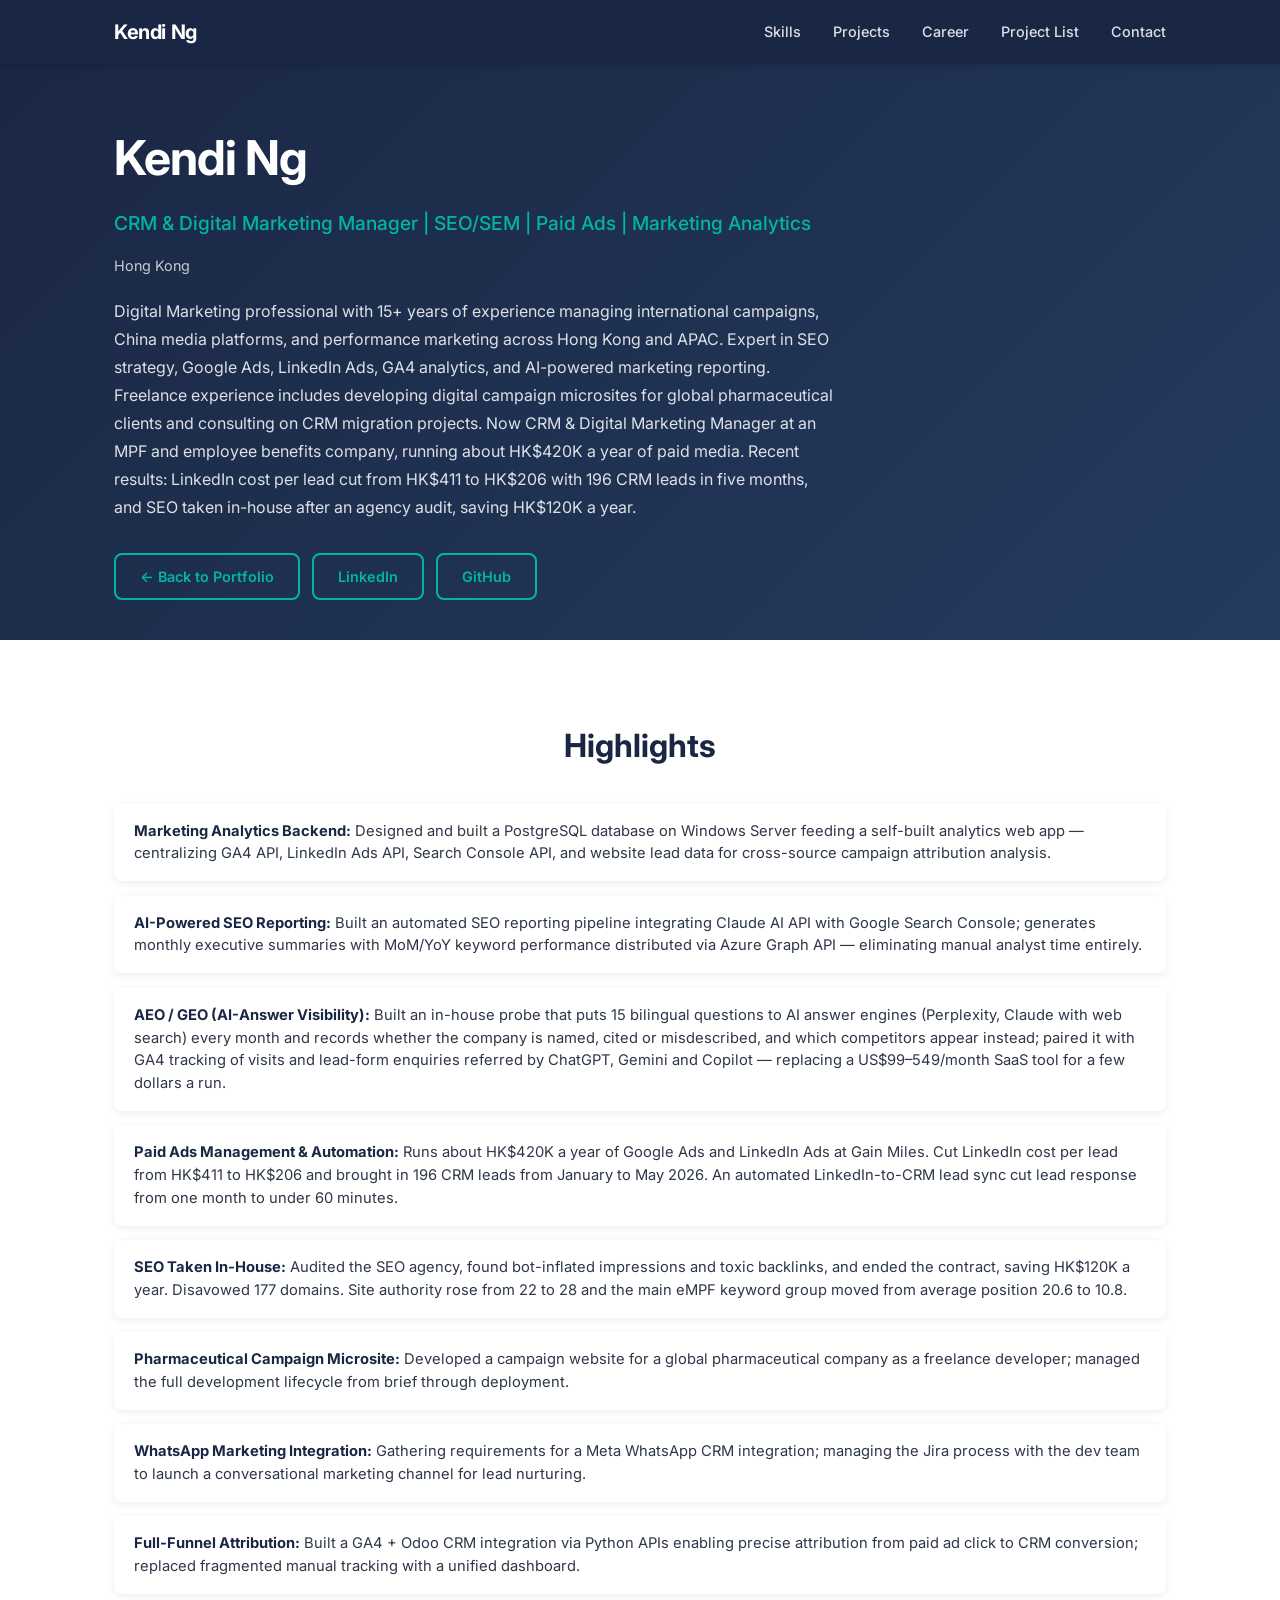
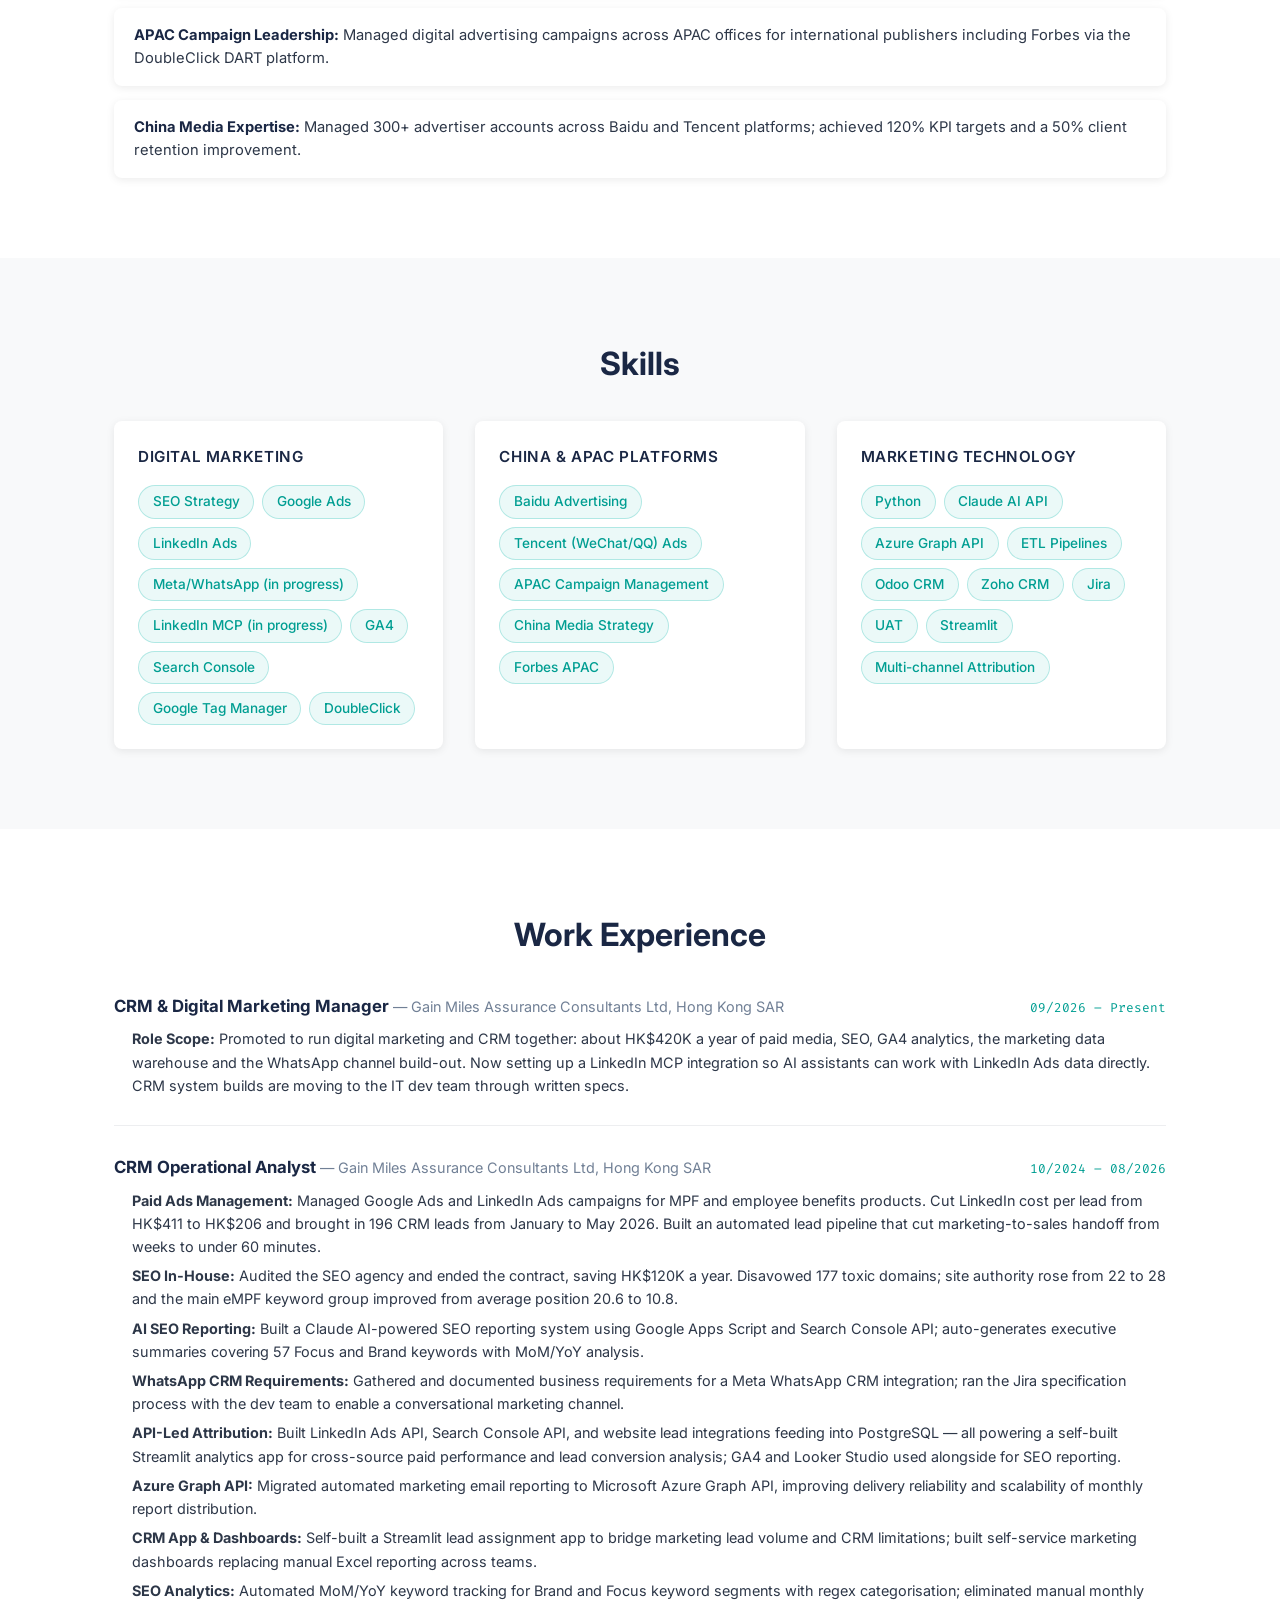
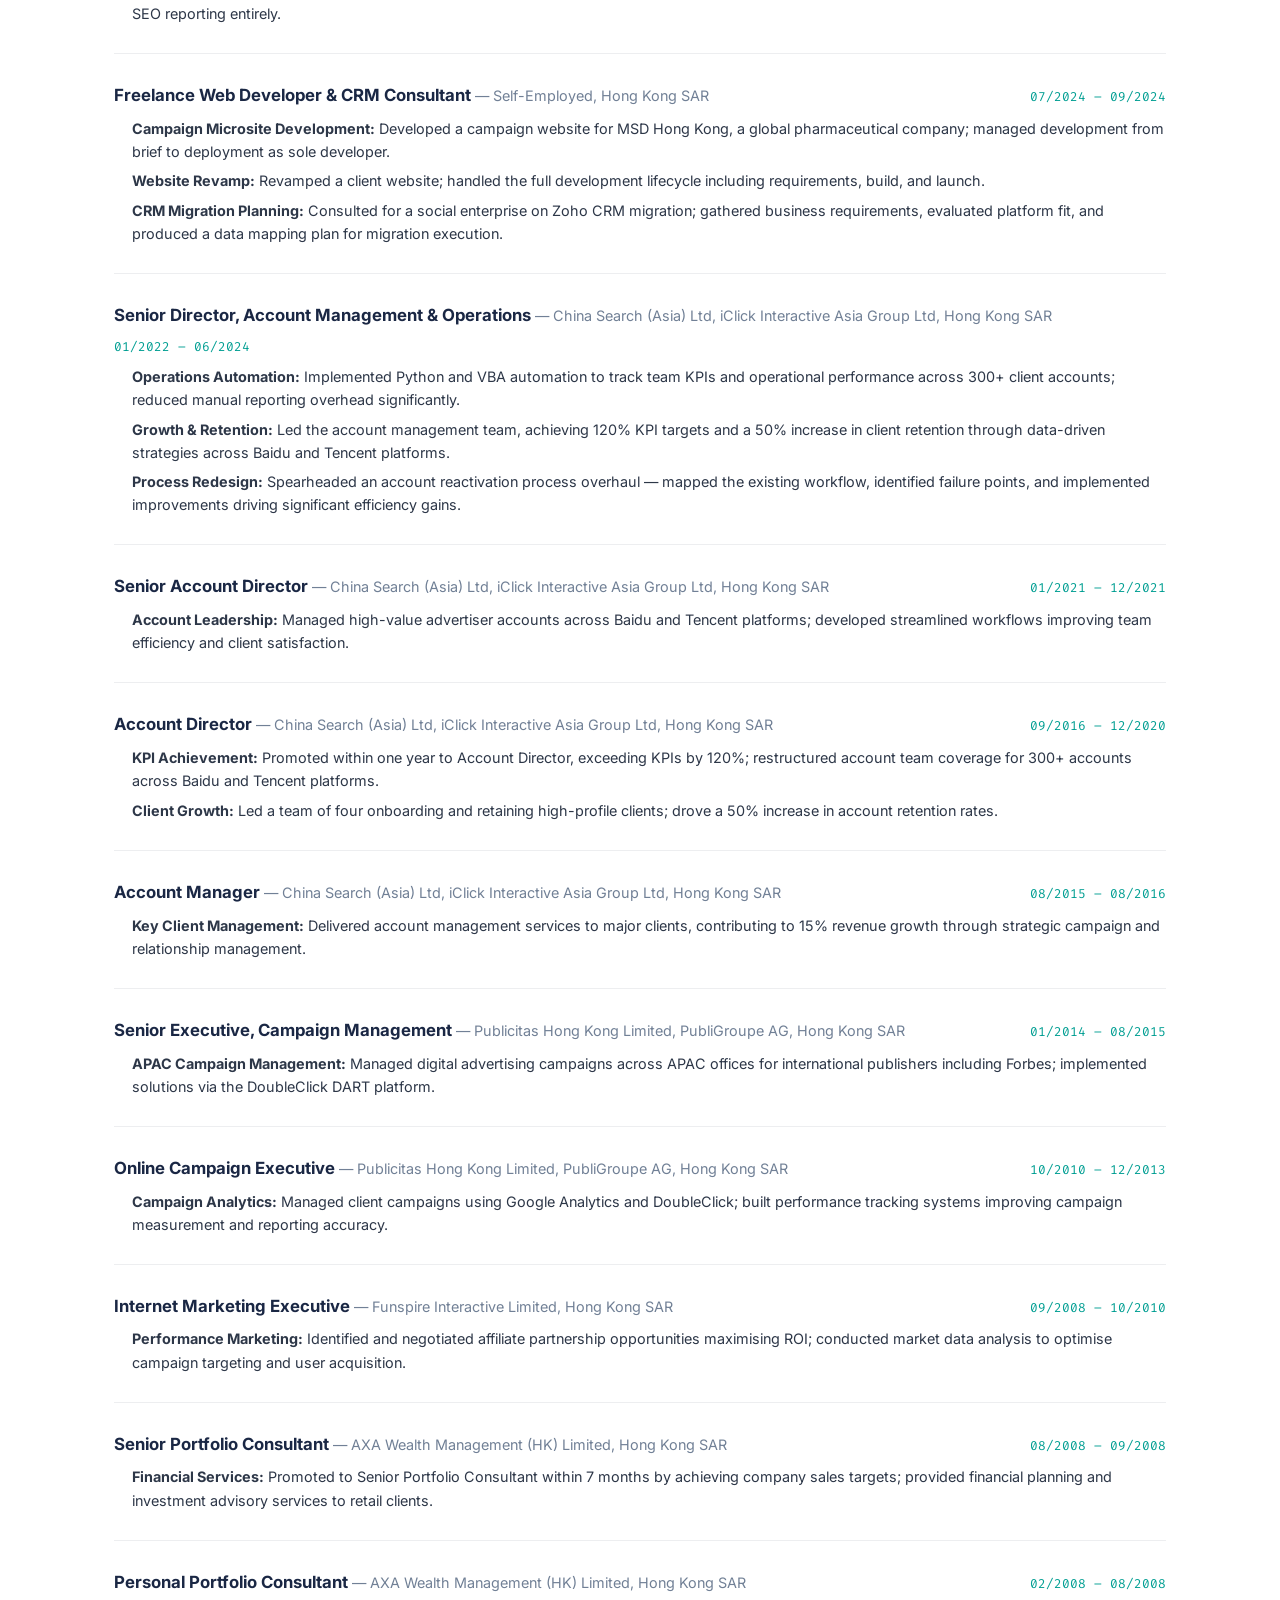
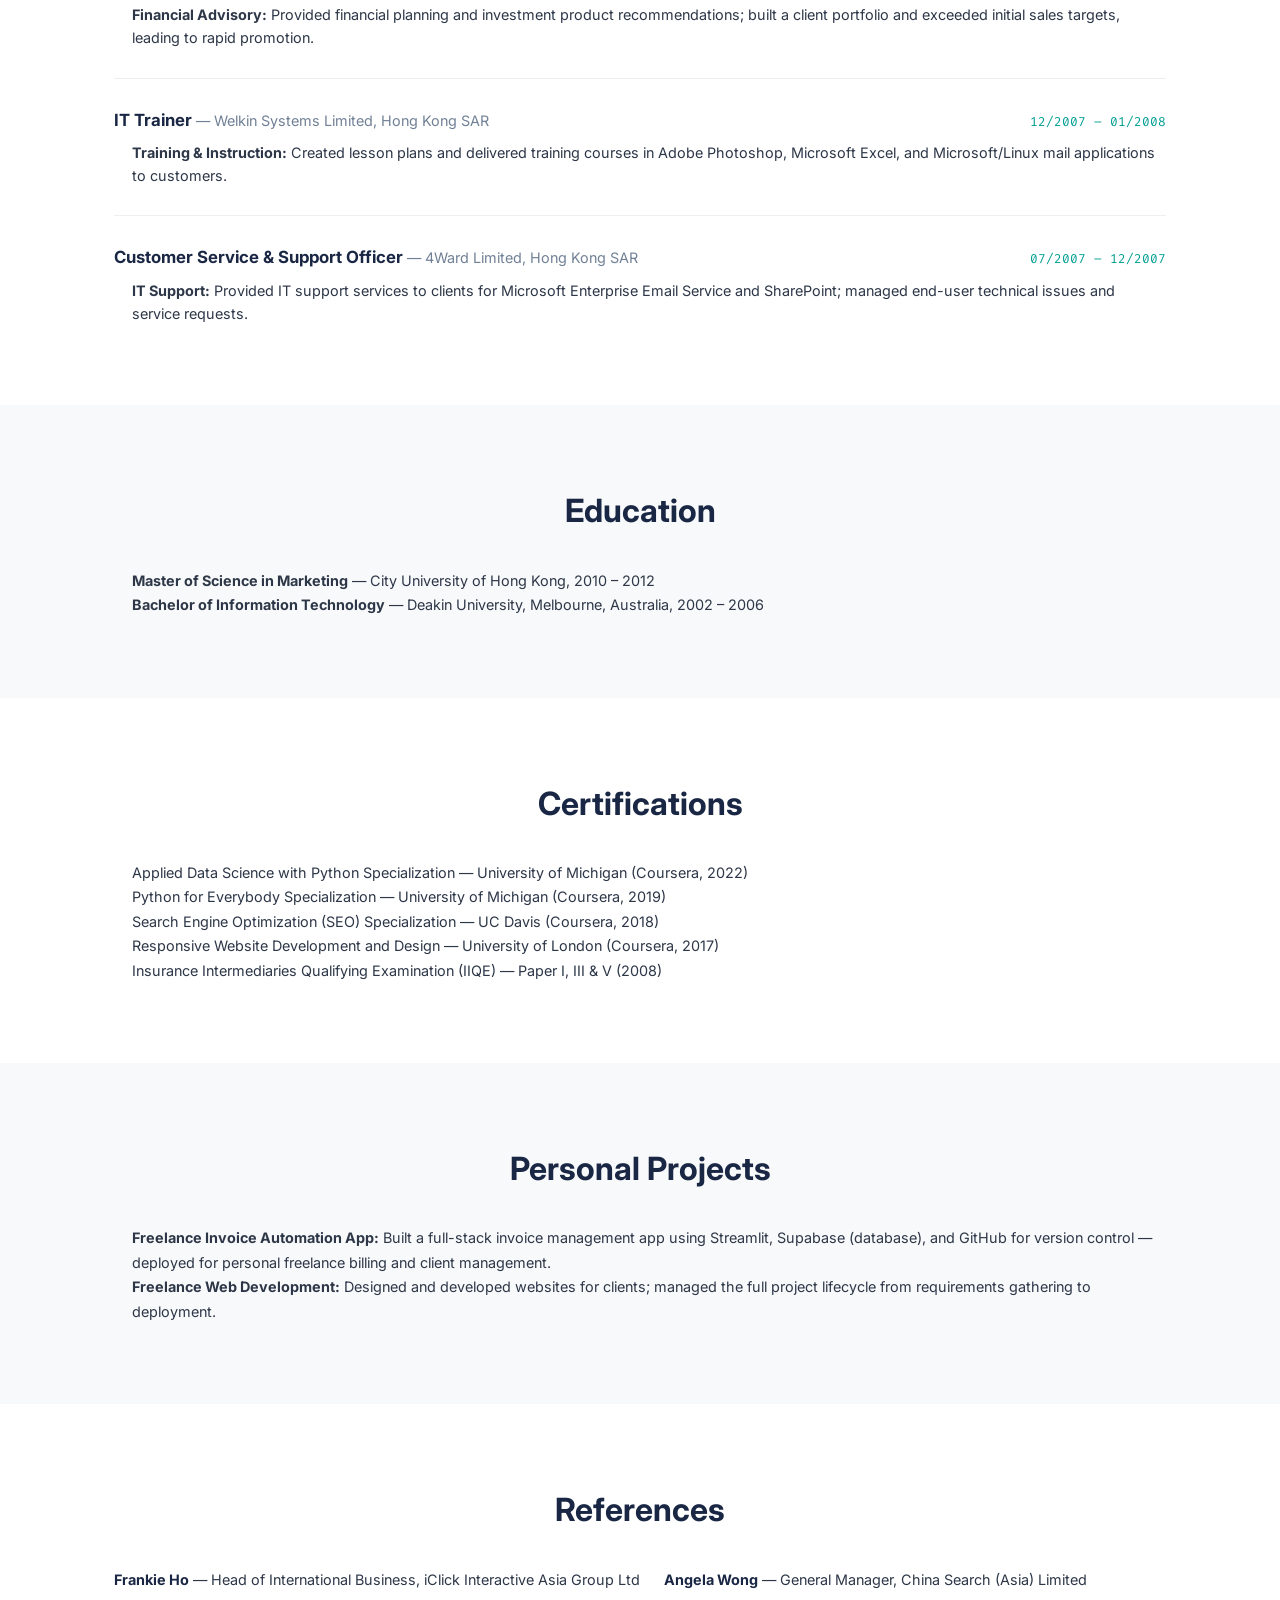
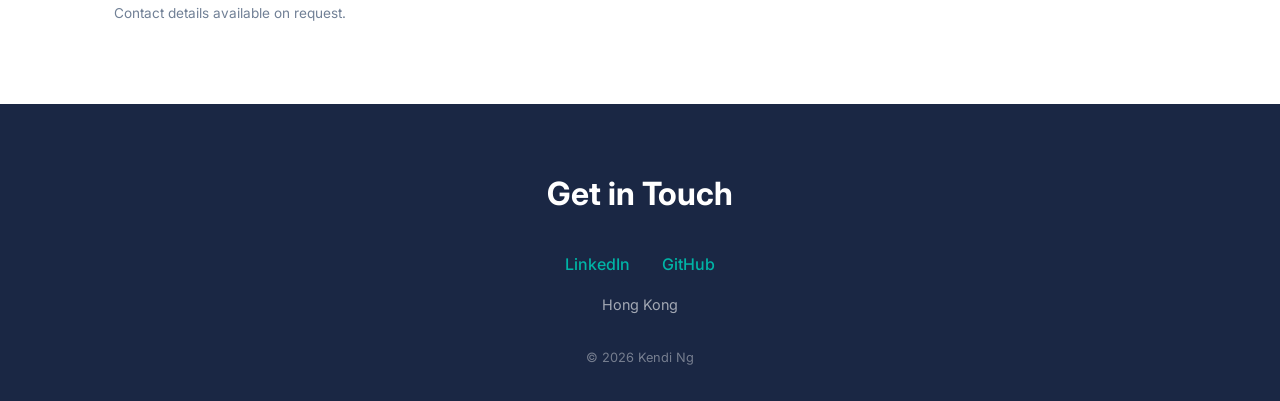
<file: cv-dm/index.html>
<!DOCTYPE html>
<html lang="en">
<head>
  <meta charset="UTF-8">
  <meta name="viewport" content="width=device-width, initial-scale=1.0">
  <meta name="description" content="Kendi Ng — CV: CRM &amp; Digital Marketing Manager, SEO/SEM, Paid Ads, Marketing Analytics. 15+ years across international campaigns, China media and APAC.">
  <title>CV — Digital Marketing | Kendi Ng</title>
  <link rel="icon" href="data:image/svg+xml,<svg xmlns='http://www.w3.org/2000/svg' viewBox='0 0 100 100'><text y='.9em' font-size='90'>K</text></svg>">
  <link rel="preconnect" href="https://fonts.googleapis.com">
  <link rel="preconnect" href="https://fonts.gstatic.com" crossorigin>
  <link href="https://fonts.googleapis.com/css2?family=Inter:wght@400;600;700&family=Fira+Code:wght@400&display=swap" rel="stylesheet">
  <link rel="stylesheet" href="../assets/css/style.css">
  <style>
    .page-hero { padding: 3.5rem 0 2.5rem; }
    .cv-location { font-size: 0.9rem; color: rgba(255,255,255,0.75); margin-top: -0.5rem; margin-bottom: 1.25rem; }
    .cv-highlights { list-style: none; padding: 0; margin: 0; display: grid; gap: 0.9rem; }
    .cv-highlights li {
      background: var(--color-white);
      border-radius: var(--radius);
      box-shadow: var(--shadow-card);
      padding: 1rem 1.25rem;
      font-size: 0.92rem;
      line-height: 1.55;
    }
    .cv-highlights li strong { color: var(--color-primary); }
    .cv-job { margin-bottom: 1.75rem; padding-bottom: 1.75rem; border-bottom: 1px solid rgba(26, 39, 68, 0.08); }
    .cv-job:last-child { border-bottom: none; margin-bottom: 0; padding-bottom: 0; }
    .cv-job-header { display: flex; flex-wrap: wrap; justify-content: space-between; align-items: baseline; gap: 0.5rem; margin-bottom: 0.5rem; }
    .cv-job-title { font-size: 1.05rem; font-weight: 700; color: var(--color-primary); }
    .cv-job-company { font-size: 0.9rem; color: var(--color-muted); }
    .cv-job-dates { font-family: var(--font-code); font-size: 0.8rem; color: var(--color-accent-dark); white-space: nowrap; }
    .cv-job-bullets { margin: 0; padding-left: 1.1rem; }
    .cv-job-bullets li { font-size: 0.9rem; line-height: 1.6; margin-bottom: 0.4rem; color: var(--color-text); }
    .cv-job-bullets li:last-child { margin-bottom: 0; }
    .cv-simple-list { margin: 0; padding-left: 1.1rem; }
    .cv-simple-list li { font-size: 0.9rem; line-height: 1.7; }
    .cv-refs { display: flex; flex-wrap: wrap; gap: 1.5rem; }
    .cv-refs div { font-size: 0.9rem; }
    .cv-refs strong { color: var(--color-primary); }
    .cv-note { font-size: 0.85rem; color: var(--color-muted); margin-top: 0.75rem; }
  </style>
</head>
<body>

  <!-- Header / Navigation -->
  <header class="site-header">
    <nav class="nav-container container">
      <a href="../index.html" class="nav-logo">Kendi Ng</a>
      <button class="nav-toggle" aria-label="Toggle menu" aria-expanded="false">
        <span class="hamburger"></span>
      </button>
      <ul class="nav-links">
        <li><a href="../index.html#skills">Skills</a></li>
        <li><a href="../index.html#projects">Projects</a></li>
        <li><a href="../index.html#timeline">Career</a></li>
        <li><a href="../project-list.html">Project List</a></li>
        <li><a href="../index.html#contact">Contact</a></li>
      </ul>
    </nav>
  </header>

  <main>

    <!-- Page Hero -->
    <section class="hero page-hero">
      <div class="container">
        <div class="hero-content">
          <h1>Kendi Ng</h1>
          <p class="hero-subtitle">CRM &amp; Digital Marketing Manager | SEO/SEM | Paid Ads | Marketing Analytics</p>
          <p class="cv-location">Hong Kong</p>
          <p class="hero-bio">Digital Marketing professional with 15+ years of experience managing international campaigns, China media platforms, and performance marketing across Hong Kong and APAC. Expert in SEO strategy, Google Ads, LinkedIn Ads, GA4 analytics, and AI-powered marketing reporting. Freelance experience includes developing digital campaign microsites for global pharmaceutical clients and consulting on CRM migration projects. Now CRM &amp; Digital Marketing Manager at an MPF and employee benefits company, running about HK$420K a year of paid media. Recent results: LinkedIn cost per lead cut from HK$411 to HK$206 with 196 CRM leads in five months, and SEO taken in-house after an agency audit, saving HK$120K a year.</p>
          <div class="hero-ctas">
            <a href="../index.html" class="btn btn-outline">← Back to Portfolio</a>
            <a href="https://www.linkedin.com/in/kendi-ng/" class="btn btn-outline" target="_blank" rel="noopener">LinkedIn</a>
            <a href="https://github.com/hkkendi" class="btn btn-outline" target="_blank" rel="noopener">GitHub</a>
          </div>
        </div>
      </div>
    </section>

    <!-- Highlights -->
    <section class="projects">
      <div class="container">
        <h2 class="section-title">Highlights</h2>
        <ul class="cv-highlights">
          <li><strong>Marketing Analytics Backend:</strong> Designed and built a PostgreSQL database on Windows Server feeding a self-built analytics web app — centralizing GA4 API, LinkedIn Ads API, Search Console API, and website lead data for cross-source campaign attribution analysis.</li>
          <li><strong>AI-Powered SEO Reporting:</strong> Built an automated SEO reporting pipeline integrating Claude AI API with Google Search Console; generates monthly executive summaries with MoM/YoY keyword performance distributed via Azure Graph API — eliminating manual analyst time entirely.</li>
          <li><strong>AEO / GEO (AI-Answer Visibility):</strong> Built an in-house probe that puts 15 bilingual questions to AI answer engines (Perplexity, Claude with web search) every month and records whether the company is named, cited or misdescribed, and which competitors appear instead; paired it with GA4 tracking of visits and lead-form enquiries referred by ChatGPT, Gemini and Copilot — replacing a US$99&ndash;549/month SaaS tool for a few dollars a run.</li>
          <li><strong>Paid Ads Management &amp; Automation:</strong> Runs about HK$420K a year of Google Ads and LinkedIn Ads at Gain Miles. Cut LinkedIn cost per lead from HK$411 to HK$206 and brought in 196 CRM leads from January to May 2026. An automated LinkedIn-to-CRM lead sync cut lead response from one month to under 60 minutes.</li>
          <li><strong>SEO Taken In-House:</strong> Audited the SEO agency, found bot-inflated impressions and toxic backlinks, and ended the contract, saving HK$120K a year. Disavowed 177 domains. Site authority rose from 22 to 28 and the main eMPF keyword group moved from average position 20.6 to 10.8.</li>
          <li><strong>Pharmaceutical Campaign Microsite:</strong> Developed a campaign website for a global pharmaceutical company as a freelance developer; managed the full development lifecycle from brief through deployment.</li>
          <li><strong>WhatsApp Marketing Integration:</strong> Gathering requirements for a Meta WhatsApp CRM integration; managing the Jira process with the dev team to launch a conversational marketing channel for lead nurturing.</li>
          <li><strong>Full-Funnel Attribution:</strong> Built a GA4 + Odoo CRM integration via Python APIs enabling precise attribution from paid ad click to CRM conversion; replaced fragmented manual tracking with a unified dashboard.</li>
          <li><strong>APAC Campaign Leadership:</strong> Managed digital advertising campaigns across APAC offices for international publishers including Forbes via the DoubleClick DART platform.</li>
          <li><strong>China Media Expertise:</strong> Managed 300+ advertiser accounts across Baidu and Tencent platforms; achieved 120% KPI targets and a 50% client retention improvement.</li>
        </ul>
      </div>
    </section>

    <!-- Skills -->
    <section id="skills" class="skills">
      <div class="container">
        <h2 class="section-title">Skills</h2>
        <div class="skills-grid">
          <div class="skill-group">
            <h3 class="skill-category">Digital Marketing</h3>
            <ul class="skill-tags">
              <li class="skill-badge">SEO Strategy</li>
              <li class="skill-badge">Google Ads</li>
              <li class="skill-badge">LinkedIn Ads</li>
              <li class="skill-badge">Meta/WhatsApp (in progress)</li>
              <li class="skill-badge">LinkedIn MCP (in progress)</li>
              <li class="skill-badge">GA4</li>
              <li class="skill-badge">Search Console</li>
              <li class="skill-badge">Google Tag Manager</li>
              <li class="skill-badge">DoubleClick</li>
            </ul>
          </div>
          <div class="skill-group">
            <h3 class="skill-category">China &amp; APAC Platforms</h3>
            <ul class="skill-tags">
              <li class="skill-badge">Baidu Advertising</li>
              <li class="skill-badge">Tencent (WeChat/QQ) Ads</li>
              <li class="skill-badge">APAC Campaign Management</li>
              <li class="skill-badge">China Media Strategy</li>
              <li class="skill-badge">Forbes APAC</li>
            </ul>
          </div>
          <div class="skill-group">
            <h3 class="skill-category">Marketing Technology</h3>
            <ul class="skill-tags">
              <li class="skill-badge">Python</li>
              <li class="skill-badge">Claude AI API</li>
              <li class="skill-badge">Azure Graph API</li>
              <li class="skill-badge">ETL Pipelines</li>
              <li class="skill-badge">Odoo CRM</li>
              <li class="skill-badge">Zoho CRM</li>
              <li class="skill-badge">Jira</li>
              <li class="skill-badge">UAT</li>
              <li class="skill-badge">Streamlit</li>
              <li class="skill-badge">Multi-channel Attribution</li>
            </ul>
          </div>
        </div>
      </div>
    </section>

    <!-- Work Experience -->
    <section class="projects">
      <div class="container">
        <h2 class="section-title">Work Experience</h2>

        <div class="cv-job">
          <div class="cv-job-header">
            <div><span class="cv-job-title">CRM &amp; Digital Marketing Manager</span> <span class="cv-job-company">— Gain Miles Assurance Consultants Ltd, Hong Kong SAR</span></div>
            <span class="cv-job-dates">09/2026 – Present</span>
          </div>
          <ul class="cv-job-bullets">
            <li><strong>Role Scope:</strong> Promoted to run digital marketing and CRM together: about HK$420K a year of paid media, SEO, GA4 analytics, the marketing data warehouse and the WhatsApp channel build-out. Now setting up a LinkedIn MCP integration so AI assistants can work with LinkedIn Ads data directly. CRM system builds are moving to the IT dev team through written specs.</li>
          </ul>
        </div>

        <div class="cv-job">
          <div class="cv-job-header">
            <div><span class="cv-job-title">CRM Operational Analyst</span> <span class="cv-job-company">— Gain Miles Assurance Consultants Ltd, Hong Kong SAR</span></div>
            <span class="cv-job-dates">10/2024 – 08/2026</span>
          </div>
          <ul class="cv-job-bullets">
            <li><strong>Paid Ads Management:</strong> Managed Google Ads and LinkedIn Ads campaigns for MPF and employee benefits products. Cut LinkedIn cost per lead from HK$411 to HK$206 and brought in 196 CRM leads from January to May 2026. Built an automated lead pipeline that cut marketing-to-sales handoff from weeks to under 60 minutes.</li>
            <li><strong>SEO In-House:</strong> Audited the SEO agency and ended the contract, saving HK$120K a year. Disavowed 177 toxic domains; site authority rose from 22 to 28 and the main eMPF keyword group improved from average position 20.6 to 10.8.</li>
            <li><strong>AI SEO Reporting:</strong> Built a Claude AI-powered SEO reporting system using Google Apps Script and Search Console API; auto-generates executive summaries covering 57 Focus and Brand keywords with MoM/YoY analysis.</li>
            <li><strong>WhatsApp CRM Requirements:</strong> Gathered and documented business requirements for a Meta WhatsApp CRM integration; ran the Jira specification process with the dev team to enable a conversational marketing channel.</li>
            <li><strong>API-Led Attribution:</strong> Built LinkedIn Ads API, Search Console API, and website lead integrations feeding into PostgreSQL — all powering a self-built Streamlit analytics app for cross-source paid performance and lead conversion analysis; GA4 and Looker Studio used alongside for SEO reporting.</li>
            <li><strong>Azure Graph API:</strong> Migrated automated marketing email reporting to Microsoft Azure Graph API, improving delivery reliability and scalability of monthly report distribution.</li>
            <li><strong>CRM App &amp; Dashboards:</strong> Self-built a Streamlit lead assignment app to bridge marketing lead volume and CRM limitations; built self-service marketing dashboards replacing manual Excel reporting across teams.</li>
            <li><strong>SEO Analytics:</strong> Automated MoM/YoY keyword tracking for Brand and Focus keyword segments with regex categorisation; eliminated manual monthly SEO reporting entirely.</li>
          </ul>
        </div>

        <div class="cv-job">
          <div class="cv-job-header">
            <div><span class="cv-job-title">Freelance Web Developer &amp; CRM Consultant</span> <span class="cv-job-company">— Self-Employed, Hong Kong SAR</span></div>
            <span class="cv-job-dates">07/2024 – 09/2024</span>
          </div>
          <ul class="cv-job-bullets">
            <li><strong>Campaign Microsite Development:</strong> Developed a campaign website for MSD Hong Kong, a global pharmaceutical company; managed development from brief to deployment as sole developer.</li>
            <li><strong>Website Revamp:</strong> Revamped a client website; handled the full development lifecycle including requirements, build, and launch.</li>
            <li><strong>CRM Migration Planning:</strong> Consulted for a social enterprise on Zoho CRM migration; gathered business requirements, evaluated platform fit, and produced a data mapping plan for migration execution.</li>
          </ul>
        </div>

        <div class="cv-job">
          <div class="cv-job-header">
            <div><span class="cv-job-title">Senior Director, Account Management &amp; Operations</span> <span class="cv-job-company">— China Search (Asia) Ltd, iClick Interactive Asia Group Ltd, Hong Kong SAR</span></div>
            <span class="cv-job-dates">01/2022 – 06/2024</span>
          </div>
          <ul class="cv-job-bullets">
            <li><strong>Operations Automation:</strong> Implemented Python and VBA automation to track team KPIs and operational performance across 300+ client accounts; reduced manual reporting overhead significantly.</li>
            <li><strong>Growth &amp; Retention:</strong> Led the account management team, achieving 120% KPI targets and a 50% increase in client retention through data-driven strategies across Baidu and Tencent platforms.</li>
            <li><strong>Process Redesign:</strong> Spearheaded an account reactivation process overhaul — mapped the existing workflow, identified failure points, and implemented improvements driving significant efficiency gains.</li>
          </ul>
        </div>

        <div class="cv-job">
          <div class="cv-job-header">
            <div><span class="cv-job-title">Senior Account Director</span> <span class="cv-job-company">— China Search (Asia) Ltd, iClick Interactive Asia Group Ltd, Hong Kong SAR</span></div>
            <span class="cv-job-dates">01/2021 – 12/2021</span>
          </div>
          <ul class="cv-job-bullets">
            <li><strong>Account Leadership:</strong> Managed high-value advertiser accounts across Baidu and Tencent platforms; developed streamlined workflows improving team efficiency and client satisfaction.</li>
          </ul>
        </div>

        <div class="cv-job">
          <div class="cv-job-header">
            <div><span class="cv-job-title">Account Director</span> <span class="cv-job-company">— China Search (Asia) Ltd, iClick Interactive Asia Group Ltd, Hong Kong SAR</span></div>
            <span class="cv-job-dates">09/2016 – 12/2020</span>
          </div>
          <ul class="cv-job-bullets">
            <li><strong>KPI Achievement:</strong> Promoted within one year to Account Director, exceeding KPIs by 120%; restructured account team coverage for 300+ accounts across Baidu and Tencent platforms.</li>
            <li><strong>Client Growth:</strong> Led a team of four onboarding and retaining high-profile clients; drove a 50% increase in account retention rates.</li>
          </ul>
        </div>

        <div class="cv-job">
          <div class="cv-job-header">
            <div><span class="cv-job-title">Account Manager</span> <span class="cv-job-company">— China Search (Asia) Ltd, iClick Interactive Asia Group Ltd, Hong Kong SAR</span></div>
            <span class="cv-job-dates">08/2015 – 08/2016</span>
          </div>
          <ul class="cv-job-bullets">
            <li><strong>Key Client Management:</strong> Delivered account management services to major clients, contributing to 15% revenue growth through strategic campaign and relationship management.</li>
          </ul>
        </div>

        <div class="cv-job">
          <div class="cv-job-header">
            <div><span class="cv-job-title">Senior Executive, Campaign Management</span> <span class="cv-job-company">— Publicitas Hong Kong Limited, PubliGroupe AG, Hong Kong SAR</span></div>
            <span class="cv-job-dates">01/2014 – 08/2015</span>
          </div>
          <ul class="cv-job-bullets">
            <li><strong>APAC Campaign Management:</strong> Managed digital advertising campaigns across APAC offices for international publishers including Forbes; implemented solutions via the DoubleClick DART platform.</li>
          </ul>
        </div>

        <div class="cv-job">
          <div class="cv-job-header">
            <div><span class="cv-job-title">Online Campaign Executive</span> <span class="cv-job-company">— Publicitas Hong Kong Limited, PubliGroupe AG, Hong Kong SAR</span></div>
            <span class="cv-job-dates">10/2010 – 12/2013</span>
          </div>
          <ul class="cv-job-bullets">
            <li><strong>Campaign Analytics:</strong> Managed client campaigns using Google Analytics and DoubleClick; built performance tracking systems improving campaign measurement and reporting accuracy.</li>
          </ul>
        </div>

        <div class="cv-job">
          <div class="cv-job-header">
            <div><span class="cv-job-title">Internet Marketing Executive</span> <span class="cv-job-company">— Funspire Interactive Limited, Hong Kong SAR</span></div>
            <span class="cv-job-dates">09/2008 – 10/2010</span>
          </div>
          <ul class="cv-job-bullets">
            <li><strong>Performance Marketing:</strong> Identified and negotiated affiliate partnership opportunities maximising ROI; conducted market data analysis to optimise campaign targeting and user acquisition.</li>
          </ul>
        </div>

        <div class="cv-job">
          <div class="cv-job-header">
            <div><span class="cv-job-title">Senior Portfolio Consultant</span> <span class="cv-job-company">— AXA Wealth Management (HK) Limited, Hong Kong SAR</span></div>
            <span class="cv-job-dates">08/2008 – 09/2008</span>
          </div>
          <ul class="cv-job-bullets">
            <li><strong>Financial Services:</strong> Promoted to Senior Portfolio Consultant within 7 months by achieving company sales targets; provided financial planning and investment advisory services to retail clients.</li>
          </ul>
        </div>

        <div class="cv-job">
          <div class="cv-job-header">
            <div><span class="cv-job-title">Personal Portfolio Consultant</span> <span class="cv-job-company">— AXA Wealth Management (HK) Limited, Hong Kong SAR</span></div>
            <span class="cv-job-dates">02/2008 – 08/2008</span>
          </div>
          <ul class="cv-job-bullets">
            <li><strong>Financial Advisory:</strong> Provided financial planning and investment product recommendations; built a client portfolio and exceeded initial sales targets, leading to rapid promotion.</li>
          </ul>
        </div>

        <div class="cv-job">
          <div class="cv-job-header">
            <div><span class="cv-job-title">IT Trainer</span> <span class="cv-job-company">— Welkin Systems Limited, Hong Kong SAR</span></div>
            <span class="cv-job-dates">12/2007 – 01/2008</span>
          </div>
          <ul class="cv-job-bullets">
            <li><strong>Training &amp; Instruction:</strong> Created lesson plans and delivered training courses in Adobe Photoshop, Microsoft Excel, and Microsoft/Linux mail applications to customers.</li>
          </ul>
        </div>

        <div class="cv-job">
          <div class="cv-job-header">
            <div><span class="cv-job-title">Customer Service &amp; Support Officer</span> <span class="cv-job-company">— 4Ward Limited, Hong Kong SAR</span></div>
            <span class="cv-job-dates">07/2007 – 12/2007</span>
          </div>
          <ul class="cv-job-bullets">
            <li><strong>IT Support:</strong> Provided IT support services to clients for Microsoft Enterprise Email Service and SharePoint; managed end-user technical issues and service requests.</li>
          </ul>
        </div>

      </div>
    </section>

    <!-- Education, Certifications, Personal Projects -->
    <section class="skills">
      <div class="container">
        <h2 class="section-title">Education</h2>
        <ul class="cv-simple-list">
          <li><strong>Master of Science in Marketing</strong> — City University of Hong Kong, 2010 – 2012</li>
          <li><strong>Bachelor of Information Technology</strong> — Deakin University, Melbourne, Australia, 2002 – 2006</li>
        </ul>
      </div>
    </section>

    <section class="projects">
      <div class="container">
        <h2 class="section-title">Certifications</h2>
        <ul class="cv-simple-list">
          <li>Applied Data Science with Python Specialization — University of Michigan (Coursera, 2022)</li>
          <li>Python for Everybody Specialization — University of Michigan (Coursera, 2019)</li>
          <li>Search Engine Optimization (SEO) Specialization — UC Davis (Coursera, 2018)</li>
          <li>Responsive Website Development and Design — University of London (Coursera, 2017)</li>
          <li>Insurance Intermediaries Qualifying Examination (IIQE) — Paper I, III &amp; V (2008)</li>
        </ul>
      </div>
    </section>

    <section class="skills">
      <div class="container">
        <h2 class="section-title">Personal Projects</h2>
        <ul class="cv-simple-list">
          <li><strong>Freelance Invoice Automation App:</strong> Built a full-stack invoice management app using Streamlit, Supabase (database), and GitHub for version control — deployed for personal freelance billing and client management.</li>
          <li><strong>Freelance Web Development:</strong> Designed and developed websites for clients; managed the full project lifecycle from requirements gathering to deployment.</li>
        </ul>
      </div>
    </section>

    <section class="projects">
      <div class="container">
        <h2 class="section-title">References</h2>
        <div class="cv-refs">
          <div><strong>Frankie Ho</strong> — Head of International Business, iClick Interactive Asia Group Ltd</div>
          <div><strong>Angela Wong</strong> — General Manager, China Search (Asia) Limited</div>
        </div>
        <p class="cv-note">Contact details available on request.</p>
      </div>
    </section>

  </main>

  <!-- Footer / Contact -->
  <footer id="contact" class="footer">
    <div class="container">
      <h2 class="section-title">Get in Touch</h2>
      <div class="footer-content">
        <div class="footer-links">
          <a href="https://www.linkedin.com/in/kendi-ng/" target="_blank" rel="noopener">LinkedIn</a>
          <a href="https://github.com/hkkendi" target="_blank" rel="noopener">GitHub</a>
        </div>
        <p class="footer-location">Hong Kong</p>
        <p class="footer-copyright">&copy; 2026 Kendi Ng</p>
      </div>
    </div>
  </footer>

  <script src="../assets/js/main.js"></script>
</body>
</html>
</file>
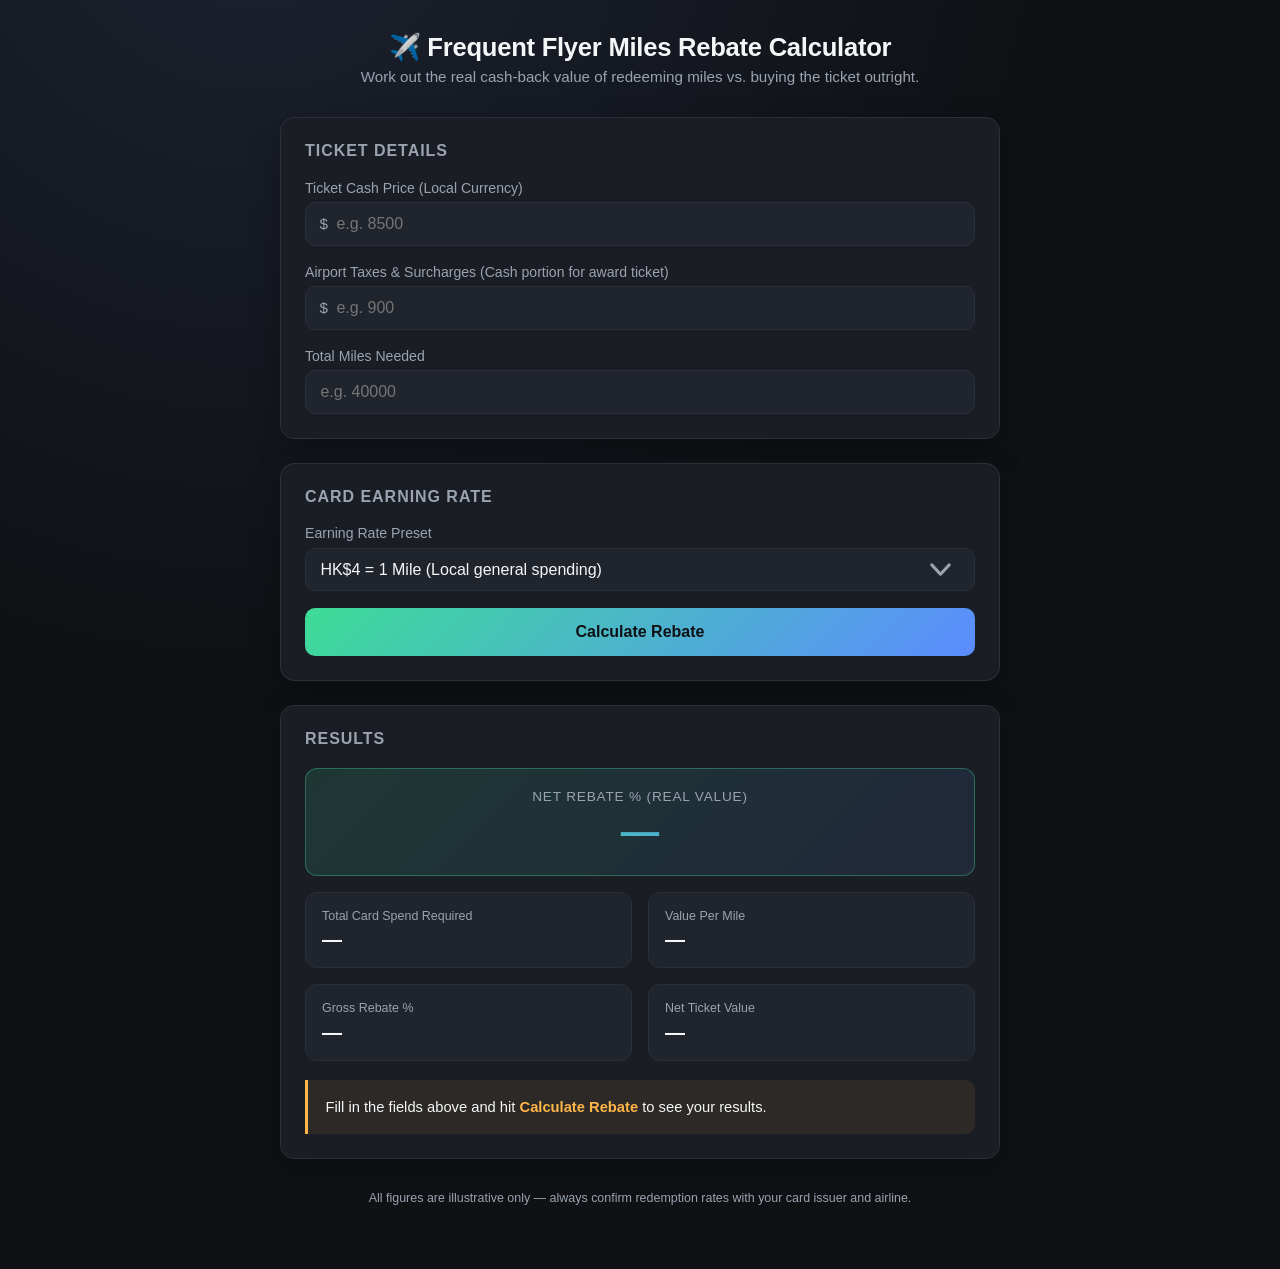
<file: miles-rebate-calculator/index.html>
<!DOCTYPE html>
<html lang="en">
<head>
<meta charset="UTF-8">
<meta name="viewport" content="width=device-width, initial-scale=1.0">
<title>Frequent Flyer Miles Rebate Calculator</title>
<style>
  :root {
    --bg: #0f1115;
    --panel: #1a1d24;
    --panel-2: #20242c;
    --border: #2b3038;
    --text: #f5f6f7;
    --muted: #9aa3af;
    --accent: #3ddc97;
    --accent-2: #5b8cff;
    --warn: #ffb648;
    --radius: 14px;
  }

  * { box-sizing: border-box; }

  body {
    margin: 0;
    min-height: 100vh;
    background: radial-gradient(circle at 20% -10%, #1c2230 0%, var(--bg) 45%);
    color: var(--text);
    font-family: -apple-system, BlinkMacSystemFont, "Segoe UI", Roboto, Helvetica, Arial, sans-serif;
    padding: 2rem 1rem 4rem;
  }

  .wrap {
    max-width: 720px;
    margin: 0 auto;
  }

  header.page-header {
    text-align: center;
    margin-bottom: 2rem;
  }

  header.page-header h1 {
    font-size: 1.6rem;
    margin: 0 0 0.4rem;
    letter-spacing: -0.01em;
  }

  header.page-header p {
    margin: 0;
    color: var(--muted);
    font-size: 0.95rem;
  }

  .card {
    background: var(--panel);
    border: 1px solid var(--border);
    border-radius: var(--radius);
    padding: 1.5rem;
    margin-bottom: 1.5rem;
    box-shadow: 0 10px 30px rgba(0, 0, 0, 0.25);
  }

  .card h2 {
    font-size: 1rem;
    text-transform: uppercase;
    letter-spacing: 0.06em;
    color: var(--muted);
    margin: 0 0 1.2rem;
  }

  .field {
    margin-bottom: 1.1rem;
  }

  .field:last-child { margin-bottom: 0; }

  label {
    display: block;
    font-size: 0.88rem;
    color: var(--muted);
    margin-bottom: 0.4rem;
  }

  .input-group {
    position: relative;
    display: flex;
    align-items: center;
  }

  .input-group .prefix {
    position: absolute;
    left: 0.9rem;
    color: var(--muted);
    font-size: 0.95rem;
    pointer-events: none;
  }

  input[type="number"],
  select {
    width: 100%;
    background: var(--panel-2);
    border: 1px solid var(--border);
    color: var(--text);
    border-radius: 10px;
    padding: 0.75rem 0.9rem;
    font-size: 1rem;
    outline: none;
    transition: border-color 0.15s ease, box-shadow 0.15s ease;
    appearance: none;
    -webkit-appearance: none;
  }

  .input-group input[type="number"] {
    padding-left: 1.9rem;
  }

  input[type="number"]:focus,
  select:focus {
    border-color: var(--accent-2);
    box-shadow: 0 0 0 3px rgba(91, 140, 255, 0.18);
  }

  select {
    cursor: pointer;
    background-image: url("data:image/svg+xml,%3Csvg xmlns='http://www.w3.org/2000/svg' viewBox='0 0 20 20' fill='%239aa3af'%3E%3Cpath fill-rule='evenodd' d='M5.23 7.21a.75.75 0 011.06.02L10 11.168l3.71-3.938a.75.75 0 111.08 1.04l-4.25 4.5a.75.75 0 01-1.08 0l-4.25-4.5a.75.75 0 01.02-1.06z' clip-rule='evenodd'/%3E%3C/svg%3E");
    background-repeat: no-repeat;
    background-position: right 0.8rem center;
    padding-right: 2.3rem;
  }

  .custom-rate-field {
    margin-top: 0.8rem;
    display: none;
  }

  .custom-rate-field.visible {
    display: block;
  }

  .hint {
    font-size: 0.78rem;
    color: var(--muted);
    margin-top: 0.35rem;
  }

  button#calcBtn {
    width: 100%;
    padding: 0.95rem;
    font-size: 1rem;
    font-weight: 600;
    color: #0f1115;
    background: linear-gradient(135deg, var(--accent), var(--accent-2));
    border: none;
    border-radius: 10px;
    cursor: pointer;
    transition: transform 0.1s ease, opacity 0.15s ease;
  }

  button#calcBtn:hover { opacity: 0.92; }
  button#calcBtn:active { transform: scale(0.98); }

  .results-grid {
    display: grid;
    grid-template-columns: 1fr 1fr;
    gap: 1rem;
  }

  .result-tile {
    background: var(--panel-2);
    border: 1px solid var(--border);
    border-radius: 12px;
    padding: 1rem;
    text-align: left;
  }

  .result-tile .label {
    font-size: 0.78rem;
    color: var(--muted);
    margin-bottom: 0.35rem;
  }

  .result-tile .value {
    font-size: 1.25rem;
    font-weight: 700;
  }

  .result-tile.highlight {
    grid-column: 1 / -1;
    background: linear-gradient(135deg, rgba(61, 220, 151, 0.14), rgba(91, 140, 255, 0.1));
    border: 1px solid rgba(61, 220, 151, 0.35);
    padding: 1.3rem 1.2rem;
    text-align: center;
  }

  .result-tile.highlight .label {
    font-size: 0.85rem;
    text-transform: uppercase;
    letter-spacing: 0.06em;
  }

  .result-tile.highlight .value {
    font-size: 2.4rem;
    background: linear-gradient(135deg, var(--accent), var(--accent-2));
    -webkit-background-clip: text;
    background-clip: text;
    color: transparent;
  }

  .summary {
    margin-top: 1.2rem;
    padding: 1rem 1.1rem;
    background: rgba(255, 182, 72, 0.08);
    border-left: 3px solid var(--warn);
    border-radius: 0 10px 10px 0;
    font-size: 0.92rem;
    line-height: 1.5;
    color: var(--text);
  }

  .summary strong { color: var(--warn); }

  footer {
    text-align: center;
    color: var(--muted);
    font-size: 0.78rem;
    margin-top: 2rem;
  }

  @media (max-width: 480px) {
    .results-grid { grid-template-columns: 1fr; }
    .result-tile.highlight .value { font-size: 2rem; }
  }
</style>
</head>
<body>
<div class="wrap">

  <header class="page-header">
    <h1>✈️ Frequent Flyer Miles Rebate Calculator</h1>
    <p>Work out the real cash-back value of redeeming miles vs. buying the ticket outright.</p>
  </header>

  <section class="card">
    <h2>Ticket Details</h2>

    <div class="field">
      <label for="ticketPrice">Ticket Cash Price (Local Currency)</label>
      <div class="input-group">
        <span class="prefix">$</span>
        <input type="number" id="ticketPrice" placeholder="e.g. 8500" min="0" step="0.01" inputmode="decimal">
      </div>
    </div>

    <div class="field">
      <label for="airportTaxes">Airport Taxes &amp; Surcharges (Cash portion for award ticket)</label>
      <div class="input-group">
        <span class="prefix">$</span>
        <input type="number" id="airportTaxes" placeholder="e.g. 900" min="0" step="0.01" inputmode="decimal">
      </div>
    </div>

    <div class="field">
      <label for="milesNeeded">Total Miles Needed</label>
      <input type="number" id="milesNeeded" placeholder="e.g. 40000" min="0" step="1" inputmode="numeric">
    </div>
  </section>

  <section class="card">
    <h2>Card Earning Rate</h2>

    <div class="field">
      <label for="ratePreset">Earning Rate Preset</label>
      <select id="ratePreset">
        <option value="4">HK$4 = 1 Mile (Local general spending)</option>
        <option value="2">HK$2 = 1 Mile (Dining / Online / Overseas)</option>
        <option value="custom">Custom Rate…</option>
      </select>

      <div class="custom-rate-field" id="customRateField">
        <label for="customRate">Custom Rate ($ = 1 Mile)</label>
        <input type="number" id="customRate" placeholder="e.g. 5.5" min="0.01" step="0.01" inputmode="decimal">
        <div class="hint">Enter how many dollars of spend earns 1 mile on your card.</div>
      </div>
    </div>

    <button id="calcBtn">Calculate Rebate</button>
  </section>

  <section class="card">
    <h2>Results</h2>
    <div class="results-grid">
      <div class="result-tile highlight">
        <div class="label">Net Rebate % (Real Value)</div>
        <div class="value" id="netRebate">—</div>
      </div>
      <div class="result-tile">
        <div class="label">Total Card Spend Required</div>
        <div class="value" id="spendRequired">—</div>
      </div>
      <div class="result-tile">
        <div class="label">Value Per Mile</div>
        <div class="value" id="valuePerMile">—</div>
      </div>
      <div class="result-tile">
        <div class="label">Gross Rebate %</div>
        <div class="value" id="grossRebate">—</div>
      </div>
      <div class="result-tile">
        <div class="label">Net Ticket Value</div>
        <div class="value" id="netTicketValue">—</div>
      </div>
    </div>

    <div class="summary" id="summaryText">
      Fill in the fields above and hit <strong>Calculate Rebate</strong> to see your results.
    </div>
  </section>

  <footer>All figures are illustrative only — always confirm redemption rates with your card issuer and airline.</footer>
</div>

<script>
  const ticketPriceEl = document.getElementById('ticketPrice');
  const airportTaxesEl = document.getElementById('airportTaxes');
  const milesNeededEl = document.getElementById('milesNeeded');
  const ratePresetEl = document.getElementById('ratePreset');
  const customRateField = document.getElementById('customRateField');
  const customRateEl = document.getElementById('customRate');
  const calcBtn = document.getElementById('calcBtn');

  const netRebateEl = document.getElementById('netRebate');
  const spendRequiredEl = document.getElementById('spendRequired');
  const valuePerMileEl = document.getElementById('valuePerMile');
  const grossRebateEl = document.getElementById('grossRebate');
  const netTicketValueEl = document.getElementById('netTicketValue');
  const summaryTextEl = document.getElementById('summaryText');

  function formatCurrency(num) {
    if (!isFinite(num)) return '—';
    return '$' + num.toLocaleString(undefined, { minimumFractionDigits: 2, maximumFractionDigits: 2 });
  }

  function formatPercent(num) {
    if (!isFinite(num)) return '—';
    return num.toFixed(2) + '%';
  }

  function getEarningRate() {
    if (ratePresetEl.value === 'custom') {
      const rate = parseFloat(customRateEl.value);
      return rate > 0 ? rate : NaN;
    }
    return parseFloat(ratePresetEl.value);
  }

  function toggleCustomRate() {
    customRateField.classList.toggle('visible', ratePresetEl.value === 'custom');
  }

  function calculate() {
    const ticketPrice = parseFloat(ticketPriceEl.value) || 0;
    const airportTaxes = parseFloat(airportTaxesEl.value) || 0;
    const milesNeeded = parseFloat(milesNeededEl.value) || 0;
    const earningRate = getEarningRate();

    if (!milesNeeded || !earningRate || isNaN(earningRate)) {
      netRebateEl.textContent = '—';
      spendRequiredEl.textContent = '—';
      valuePerMileEl.textContent = '—';
      grossRebateEl.textContent = '—';
      netTicketValueEl.textContent = '—';
      summaryTextEl.innerHTML = 'Enter the miles needed and a valid earning rate to see your results.';
      return;
    }

    const totalSpendNeeded = milesNeeded * earningRate;
    const netTicketValue = ticketPrice - airportTaxes;
    const valuePerMile = netTicketValue / milesNeeded;
    const grossRebate = totalSpendNeeded > 0 ? (ticketPrice / totalSpendNeeded) * 100 : NaN;
    const netRebate = totalSpendNeeded > 0 ? (netTicketValue / totalSpendNeeded) * 100 : NaN;

    spendRequiredEl.textContent = formatCurrency(totalSpendNeeded);
    valuePerMileEl.textContent = formatCurrency(valuePerMile) + ' / mile';
    grossRebateEl.textContent = formatPercent(grossRebate);
    netRebateEl.textContent = formatPercent(netRebate);
    netTicketValueEl.textContent = formatCurrency(netTicketValue);

    let comparisonText;
    if (netRebate > 2) {
      comparisonText = `beats a standard 2% cash-back card`;
    } else if (netRebate > 0) {
      comparisonText = `falls short of a standard 2% cash-back card`;
    } else {
      comparisonText = `is a poor use of your card spend compared to a standard 2% cash-back card`;
    }

    summaryTextEl.innerHTML =
      `This redemption gives you a <strong>${formatPercent(netRebate)}</strong> net return on your card spending ` +
      `(worth ${formatCurrency(valuePerMile)} per mile), which ${comparisonText}.`;
  }

  ratePresetEl.addEventListener('change', () => {
    toggleCustomRate();
    calculate();
  });

  [ticketPriceEl, airportTaxesEl, milesNeededEl, customRateEl].forEach(el => {
    el.addEventListener('input', calculate);
  });

  calcBtn.addEventListener('click', calculate);

  toggleCustomRate();
</script>

</body>
</html>
</file>
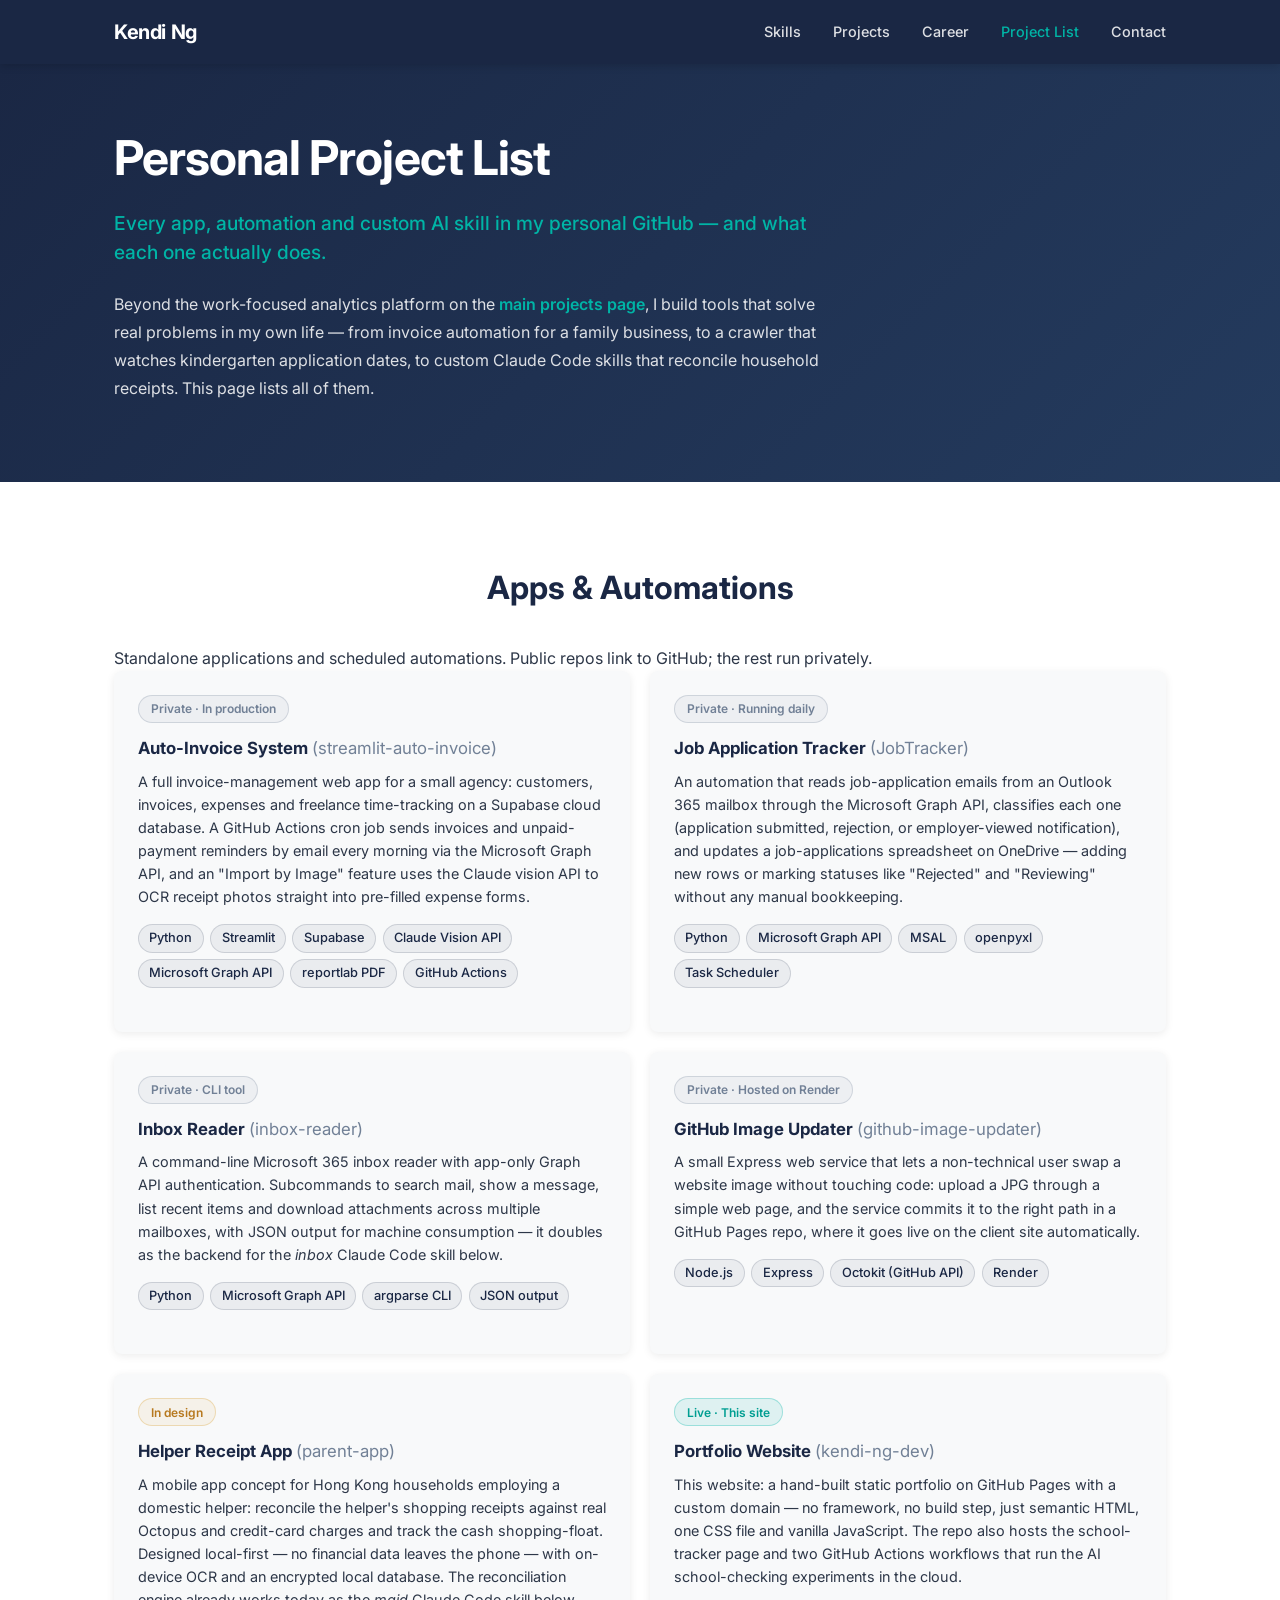
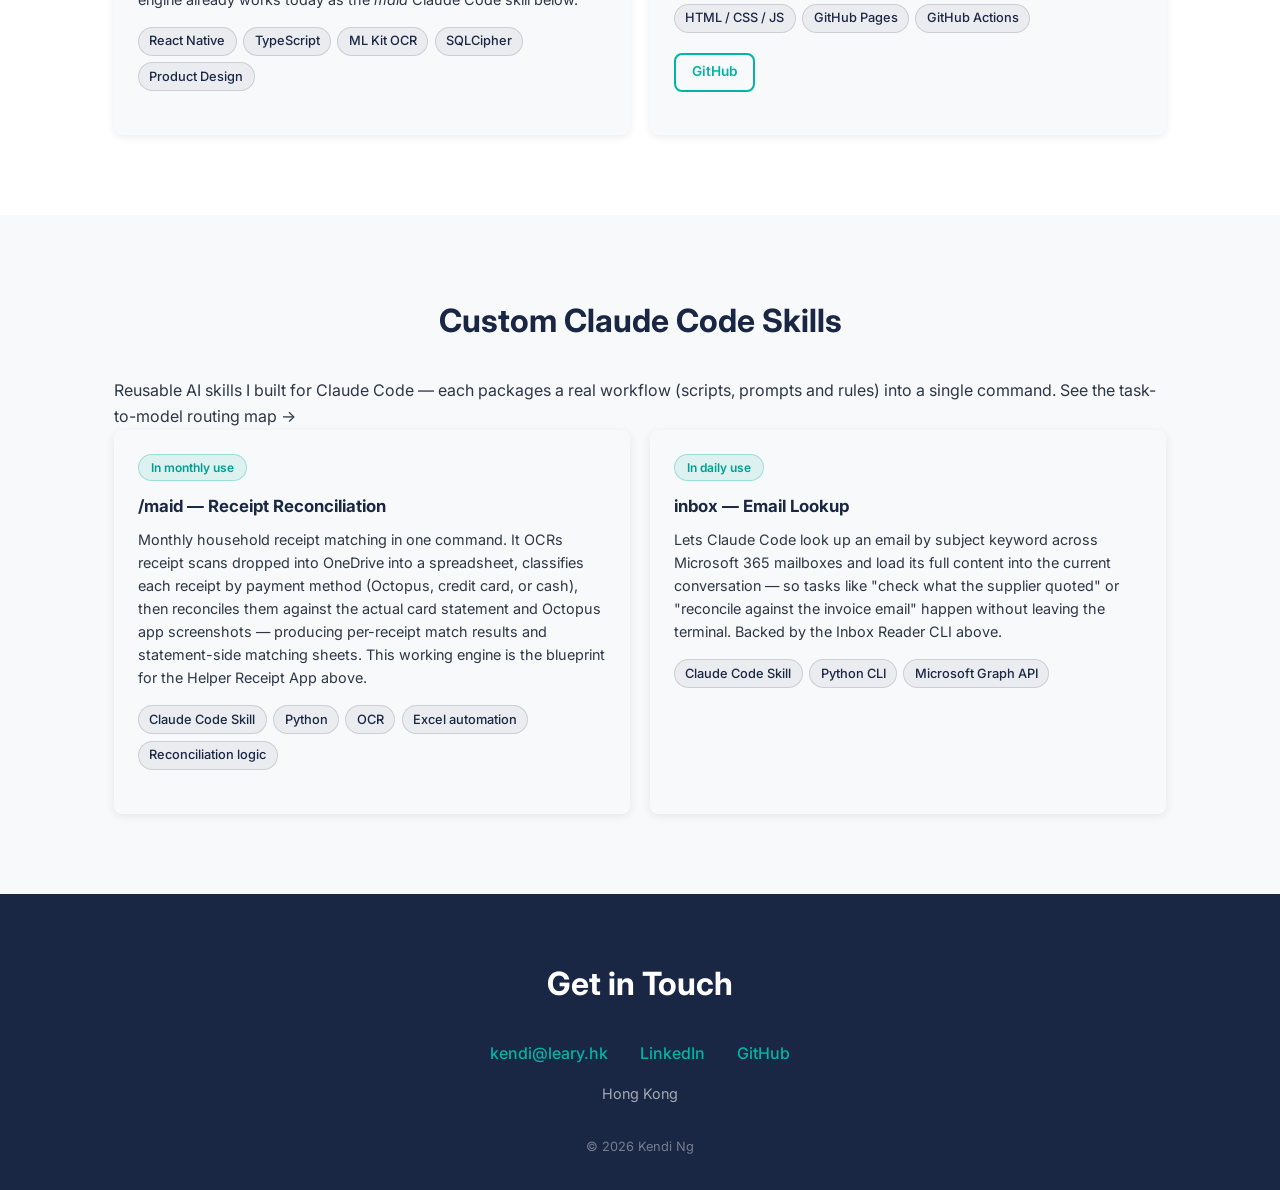
<file: project-list.html>
<!DOCTYPE html>
<html lang="en">
<head>
  <meta charset="UTF-8">
  <meta name="viewport" content="width=device-width, initial-scale=1.0">
  <meta name="description" content="Full list of Kendi Ng's personal apps, automations and custom Claude Code skills — with explanations of what each one does.">
  <title>Project List — Kendi Ng</title>
  <link rel="icon" href="data:image/svg+xml,<svg xmlns='http://www.w3.org/2000/svg' viewBox='0 0 100 100'><text y='.9em' font-size='90'>K</text></svg>">
  <link rel="preconnect" href="https://fonts.googleapis.com">
  <link rel="preconnect" href="https://fonts.gstatic.com" crossorigin>
  <link href="https://fonts.googleapis.com/css2?family=Inter:wght@400;600;700&family=Fira+Code:wght@400&display=swap" rel="stylesheet">
  <link rel="stylesheet" href="assets/css/style.css">
  <style>
    .status-badge {
      display: inline-block;
      padding: 0.2rem 0.75rem;
      font-size: 0.75rem;
      font-weight: 600;
      border-radius: 999px;
      margin-bottom: 0.75rem;
    }
    .status-live {
      color: var(--color-accent-dark);
      background: rgba(0, 180, 166, 0.1);
      border: 1px solid rgba(0, 180, 166, 0.3);
    }
    .status-private {
      color: var(--color-muted);
      background: rgba(113, 128, 150, 0.08);
      border: 1px solid rgba(113, 128, 150, 0.25);
    }
    .status-design {
      color: #b7791f;
      background: rgba(214, 158, 46, 0.08);
      border: 1px solid rgba(214, 158, 46, 0.3);
    }
    .page-hero {
      padding: 3.5rem 0 3rem;
    }
  </style>
</head>
<body>

  <!-- Header / Navigation -->
  <header class="site-header">
    <nav class="nav-container container">
      <a href="index.html" class="nav-logo">Kendi Ng</a>
      <button class="nav-toggle" aria-label="Toggle menu" aria-expanded="false">
        <span class="hamburger"></span>
      </button>
      <ul class="nav-links">
        <li><a href="index.html#skills">Skills</a></li>
        <li><a href="index.html#projects">Projects</a></li>
        <li><a href="index.html#timeline">Career</a></li>
        <li><a href="project-list.html" class="active">Project List</a></li>
        <li><a href="index.html#contact">Contact</a></li>
      </ul>
    </nav>
  </header>

  <main>

    <!-- Page Hero -->
    <section class="hero page-hero">
      <div class="container">
        <div class="hero-content">
          <h1>Personal Project List</h1>
          <p class="hero-subtitle">Every app, automation and custom AI skill in my personal GitHub — and what each one actually does.</p>
          <p class="hero-bio">Beyond the work-focused analytics platform on the <a href="index.html#projects" style="color: var(--color-accent); font-weight: 600;">main projects page</a>, I build tools that solve real problems in my own life — from invoice automation for a family business, to a crawler that watches kindergarten application dates, to custom Claude Code skills that reconcile household receipts. This page lists all of them.</p>
        </div>
      </div>
    </section>

    <!-- Apps & Automations -->
    <section class="projects">
      <div class="container">
        <h2 class="section-title">Apps &amp; Automations</h2>
        <p class="section-subtitle">Standalone applications and scheduled automations. Public repos link to <a href="https://github.com/hkkendi" target="_blank" rel="noopener">GitHub</a>; the rest run privately.</p>

        <div class="projects-grid-compact">

          <!-- streamlit-auto-invoice -->
          <article class="project-card-compact">
            <span class="status-badge status-private">Private · In production</span>
            <h4 class="project-title-sm">Auto-Invoice System <span style="font-weight:400; color: var(--color-muted);">(streamlit-auto-invoice)</span></h4>
            <p class="project-desc">A full invoice-management web app for a small agency: customers, invoices, expenses and freelance time-tracking on a Supabase cloud database. A GitHub Actions cron job sends invoices and unpaid-payment reminders by email every morning via the Microsoft Graph API, and an "Import by Image" feature uses the Claude vision API to OCR receipt photos straight into pre-filled expense forms.</p>
            <ul class="project-tech">
              <li class="tech-badge">Python</li>
              <li class="tech-badge">Streamlit</li>
              <li class="tech-badge">Supabase</li>
              <li class="tech-badge">Claude Vision API</li>
              <li class="tech-badge">Microsoft Graph API</li>
              <li class="tech-badge">reportlab PDF</li>
              <li class="tech-badge">GitHub Actions</li>
            </ul>
          </article>

          <!-- JobTracker -->
          <article class="project-card-compact">
            <span class="status-badge status-private">Private · Running daily</span>
            <h4 class="project-title-sm">Job Application Tracker <span style="font-weight:400; color: var(--color-muted);">(JobTracker)</span></h4>
            <p class="project-desc">An automation that reads job-application emails from an Outlook 365 mailbox through the Microsoft Graph API, classifies each one (application submitted, rejection, or employer-viewed notification), and updates a job-applications spreadsheet on OneDrive — adding new rows or marking statuses like "Rejected" and "Reviewing" without any manual bookkeeping.</p>
            <ul class="project-tech">
              <li class="tech-badge">Python</li>
              <li class="tech-badge">Microsoft Graph API</li>
              <li class="tech-badge">MSAL</li>
              <li class="tech-badge">openpyxl</li>
              <li class="tech-badge">Task Scheduler</li>
            </ul>
          </article>

          <!-- inbox-reader -->
          <article class="project-card-compact">
            <span class="status-badge status-private">Private · CLI tool</span>
            <h4 class="project-title-sm">Inbox Reader <span style="font-weight:400; color: var(--color-muted);">(inbox-reader)</span></h4>
            <p class="project-desc">A command-line Microsoft 365 inbox reader with app-only Graph API authentication. Subcommands to search mail, show a message, list recent items and download attachments across multiple mailboxes, with JSON output for machine consumption — it doubles as the backend for the <em>inbox</em> Claude Code skill below.</p>
            <ul class="project-tech">
              <li class="tech-badge">Python</li>
              <li class="tech-badge">Microsoft Graph API</li>
              <li class="tech-badge">argparse CLI</li>
              <li class="tech-badge">JSON output</li>
            </ul>
          </article>

          <!-- github-image-updater -->
          <article class="project-card-compact">
            <span class="status-badge status-private">Private · Hosted on Render</span>
            <h4 class="project-title-sm">GitHub Image Updater <span style="font-weight:400; color: var(--color-muted);">(github-image-updater)</span></h4>
            <p class="project-desc">A small Express web service that lets a non-technical user swap a website image without touching code: upload a JPG through a simple web page, and the service commits it to the right path in a GitHub Pages repo, where it goes live on the client site automatically.</p>
            <ul class="project-tech">
              <li class="tech-badge">Node.js</li>
              <li class="tech-badge">Express</li>
              <li class="tech-badge">Octokit (GitHub API)</li>
              <li class="tech-badge">Render</li>
            </ul>
          </article>

          <!-- parent-app -->
          <article class="project-card-compact">
            <span class="status-badge status-design">In design</span>
            <h4 class="project-title-sm">Helper Receipt App <span style="font-weight:400; color: var(--color-muted);">(parent-app)</span></h4>
            <p class="project-desc">A mobile app concept for Hong Kong households employing a domestic helper: reconcile the helper's shopping receipts against real Octopus and credit-card charges and track the cash shopping-float. Designed local-first — no financial data leaves the phone — with on-device OCR and an encrypted local database. The reconciliation engine already works today as the <em>maid</em> Claude Code skill below.</p>
            <ul class="project-tech">
              <li class="tech-badge">React Native</li>
              <li class="tech-badge">TypeScript</li>
              <li class="tech-badge">ML Kit OCR</li>
              <li class="tech-badge">SQLCipher</li>
              <li class="tech-badge">Product Design</li>
            </ul>
          </article>

          <!-- kendi-ng-dev -->
          <article class="project-card-compact">
            <span class="status-badge status-live">Live · This site</span>
            <h4 class="project-title-sm">Portfolio Website <span style="font-weight:400; color: var(--color-muted);">(kendi-ng-dev)</span></h4>
            <p class="project-desc">This website: a hand-built static portfolio on GitHub Pages with a custom domain — no framework, no build step, just semantic HTML, one CSS file and vanilla JavaScript. The repo also hosts the school-tracker page and two GitHub Actions workflows that run the AI school-checking experiments in the cloud.</p>
            <ul class="project-tech">
              <li class="tech-badge">HTML / CSS / JS</li>
              <li class="tech-badge">GitHub Pages</li>
              <li class="tech-badge">GitHub Actions</li>
            </ul>
            <div class="project-links">
              <a href="https://github.com/hkkendi/kendi-ng-dev" class="btn btn-sm btn-outline" target="_blank" rel="noopener">GitHub</a>
            </div>
          </article>

        </div>
      </div>
    </section>

    <!-- Claude Code Skills -->
    <section class="skills">
      <div class="container">
        <h2 class="section-title">Custom Claude Code Skills</h2>
        <p class="section-subtitle">Reusable AI skills I built for Claude Code — each packages a real workflow (scripts, prompts and rules) into a single command. <a href="claude-agents-model/">See the task-to-model routing map →</a></p>

        <div class="projects-grid-compact">

          <!-- /maid skill -->
          <article class="project-card-compact">
            <span class="status-badge status-live">In monthly use</span>
            <h4 class="project-title-sm">/maid — Receipt Reconciliation</h4>
            <p class="project-desc">Monthly household receipt matching in one command. It OCRs receipt scans dropped into OneDrive into a spreadsheet, classifies each receipt by payment method (Octopus, credit card, or cash), then reconciles them against the actual card statement and Octopus app screenshots — producing per-receipt match results and statement-side matching sheets. This working engine is the blueprint for the Helper Receipt App above.</p>
            <ul class="project-tech">
              <li class="tech-badge">Claude Code Skill</li>
              <li class="tech-badge">Python</li>
              <li class="tech-badge">OCR</li>
              <li class="tech-badge">Excel automation</li>
              <li class="tech-badge">Reconciliation logic</li>
            </ul>
          </article>

          <!-- inbox skill -->
          <article class="project-card-compact">
            <span class="status-badge status-live">In daily use</span>
            <h4 class="project-title-sm">inbox — Email Lookup</h4>
            <p class="project-desc">Lets Claude Code look up an email by subject keyword across Microsoft 365 mailboxes and load its full content into the current conversation — so tasks like "check what the supplier quoted" or "reconcile against the invoice email" happen without leaving the terminal. Backed by the Inbox Reader CLI above.</p>
            <ul class="project-tech">
              <li class="tech-badge">Claude Code Skill</li>
              <li class="tech-badge">Python CLI</li>
              <li class="tech-badge">Microsoft Graph API</li>
            </ul>
          </article>

        </div>
      </div>
    </section>

  </main>

  <!-- Footer / Contact -->
  <footer id="contact" class="footer">
    <div class="container">
      <h2 class="section-title">Get in Touch</h2>
      <div class="footer-content">
        <div class="footer-links">
          <a href="mailto:kendi@leary.hk">kendi@leary.hk</a>
          <a href="https://www.linkedin.com/in/kendi-ng/" target="_blank" rel="noopener">LinkedIn</a>
          <a href="https://github.com/hkkendi" target="_blank" rel="noopener">GitHub</a>
        </div>
        <p class="footer-location">Hong Kong</p>
        <p class="footer-copyright">&copy; 2026 Kendi Ng</p>
      </div>
    </div>
  </footer>

  <script src="assets/js/main.js"></script>
</body>
</html>
</file>
<file: assets/css/style.css>
/* ========== 1. Design Tokens ========== */
:root {
  --color-primary: #1a2744;
  --color-accent: #00b4a6;
  --color-accent-dark: #009e92;
  --color-bg: #f8f9fa;
  --color-text: #2d3748;
  --color-white: #ffffff;
  --color-muted: #718096;
  --font-body: 'Inter', sans-serif;
  --font-code: 'Fira Code', monospace;
  --shadow-card: 0 2px 8px rgba(0, 0, 0, 0.08);
  --shadow-card-hover: 0 4px 16px rgba(0, 0, 0, 0.12);
  --radius: 8px;
  --max-width: 1100px;
  --transition: 0.3s ease;
}

/* ========== 2. Reset & Base ========== */
*, *::before, *::after {
  margin: 0;
  padding: 0;
  box-sizing: border-box;
}

html {
  scroll-behavior: smooth;
  scroll-padding-top: 70px;
}

body {
  font-family: var(--font-body);
  color: var(--color-text);
  background: var(--color-bg);
  line-height: 1.6;
  -webkit-font-smoothing: antialiased;
}

ul {
  list-style: none;
}

a {
  text-decoration: none;
  color: inherit;
}

img {
  max-width: 100%;
  display: block;
}

/* ========== 3. Layout ========== */
.container {
  max-width: var(--max-width);
  margin: 0 auto;
  padding: 0 1.5rem;
}

.section-title {
  font-size: 1.75rem;
  font-weight: 700;
  color: var(--color-primary);
  margin-bottom: 2rem;
  text-align: center;
}

/* ========== 4. Header & Nav ========== */
.site-header {
  position: sticky;
  top: 0;
  z-index: 100;
  background: var(--color-primary);
  box-shadow: 0 2px 8px rgba(0, 0, 0, 0.15);
}

.nav-container {
  display: flex;
  align-items: center;
  justify-content: space-between;
  height: 64px;
}

.nav-logo {
  font-size: 1.25rem;
  font-weight: 700;
  color: var(--color-white);
  letter-spacing: -0.02em;
}

.nav-links {
  display: flex;
  gap: 2rem;
}

.nav-links a {
  color: rgba(255, 255, 255, 0.85);
  font-size: 0.9rem;
  font-weight: 500;
  transition: color var(--transition);
}

.nav-links a:hover,
.nav-links a.active {
  color: var(--color-accent);
}

.nav-toggle {
  display: none;
  background: none;
  border: none;
  cursor: pointer;
  padding: 0.5rem;
}

.hamburger,
.hamburger::before,
.hamburger::after {
  display: block;
  width: 24px;
  height: 2px;
  background: var(--color-white);
  transition: var(--transition);
}

.hamburger {
  position: relative;
}

.hamburger::before,
.hamburger::after {
  content: '';
  position: absolute;
  left: 0;
}

.hamburger::before {
  top: -7px;
}

.hamburger::after {
  top: 7px;
}

/* ========== 5. Hero ========== */
.hero {
  padding: 5rem 0 4rem;
  background: linear-gradient(135deg, var(--color-primary) 0%, #243b5e 100%);
  color: var(--color-white);
}

.hero-content {
  max-width: 720px;
}

.hero h1 {
  font-size: 2.5rem;
  font-weight: 700;
  margin-bottom: 0.75rem;
  letter-spacing: -0.02em;
}

.hero-subtitle {
  font-size: 1.1rem;
  color: var(--color-accent);
  font-weight: 500;
  margin-bottom: 1.5rem;
  line-height: 1.5;
}

.hero-bio {
  font-size: 1rem;
  line-height: 1.75;
  color: rgba(255, 255, 255, 0.85);
  margin-bottom: 2rem;
}

.hero-ctas {
  display: flex;
  flex-wrap: wrap;
  gap: 0.75rem;
}

/* ========== 6. Buttons ========== */
.btn {
  display: inline-flex;
  align-items: center;
  justify-content: center;
  padding: 0.65rem 1.5rem;
  font-size: 0.9rem;
  font-weight: 600;
  font-family: var(--font-body);
  border-radius: var(--radius);
  border: 2px solid transparent;
  cursor: pointer;
  transition: all var(--transition);
}

.btn-primary {
  background: var(--color-accent);
  color: var(--color-white);
  border-color: var(--color-accent);
}

.btn-primary:hover {
  background: var(--color-accent-dark);
  border-color: var(--color-accent-dark);
  transform: translateY(-1px);
}

.btn-outline {
  background: transparent;
  color: var(--color-accent);
  border-color: var(--color-accent);
}

.btn-outline:hover {
  background: var(--color-accent);
  color: var(--color-white);
  transform: translateY(-1px);
}

.btn-sm {
  padding: 0.4rem 1rem;
  font-size: 0.85rem;
}

.btn--disabled {
  opacity: 0.6;
  cursor: default;
  pointer-events: none;
}

/* ========== 7. Skills Matrix ========== */
.skills {
  padding: 5rem 0;
}

.skills-grid {
  display: grid;
  grid-template-columns: 1fr;
  gap: 2rem;
}

.skill-group {
  background: var(--color-white);
  border-radius: var(--radius);
  padding: 1.5rem;
  box-shadow: var(--shadow-card);
}

.skill-category {
  font-size: 0.95rem;
  font-weight: 600;
  color: var(--color-primary);
  margin-bottom: 1rem;
  text-transform: uppercase;
  letter-spacing: 0.04em;
}

.skill-tags {
  display: flex;
  flex-wrap: wrap;
  gap: 0.5rem;
}

.skill-badge {
  display: inline-block;
  padding: 0.3rem 0.85rem;
  font-size: 0.85rem;
  font-weight: 500;
  color: var(--color-accent-dark);
  background: rgba(0, 180, 166, 0.08);
  border: 1px solid rgba(0, 180, 166, 0.25);
  border-radius: 999px;
}

/* ========== 8. Projects ========== */
.projects {
  padding: 5rem 0;
  background: var(--color-white);
}

.projects-list {
  display: flex;
  flex-direction: column;
  gap: 2rem;
}

.project-card {
  display: flex;
  flex-direction: column;
  background: var(--color-bg);
  border-radius: var(--radius);
  box-shadow: var(--shadow-card);
  overflow: hidden;
  transition: box-shadow var(--transition);
}

.project-card:hover {
  box-shadow: var(--shadow-card-hover);
}

.project-card-body {
  padding: 2rem;
  flex: 1;
}

.project-title {
  font-size: 1.25rem;
  font-weight: 700;
  color: var(--color-primary);
  margin-bottom: 0.75rem;
}

.project-problem {
  font-size: 0.95rem;
  color: var(--color-muted);
  margin-bottom: 0.75rem;
  line-height: 1.6;
}

.project-solution {
  font-size: 0.95rem;
  margin-bottom: 1.25rem;
  line-height: 1.6;
}

.project-tech {
  display: flex;
  flex-wrap: wrap;
  gap: 0.4rem;
  margin-bottom: 1.25rem;
}

.tech-badge {
  display: inline-block;
  padding: 0.2rem 0.65rem;
  font-size: 0.8rem;
  font-weight: 500;
  color: var(--color-primary);
  background: rgba(26, 39, 68, 0.06);
  border: 1px solid rgba(26, 39, 68, 0.15);
  border-radius: 999px;
}

.project-links {
  display: flex;
  gap: 0.5rem;
}

/* Subsection title */
.subsection-title {
  font-size: 1.35rem;
  font-weight: 700;
  color: var(--color-primary);
  text-align: center;
  margin: 3rem 0 1.5rem;
}

/* Compact project grid */
.projects-grid-compact {
  display: grid;
  grid-template-columns: 1fr;
  gap: 1.25rem;
}

.project-card-compact {
  background: var(--color-bg);
  border-radius: var(--radius);
  padding: 1.5rem;
  box-shadow: var(--shadow-card);
  transition: box-shadow var(--transition);
}

.project-card-compact:hover {
  box-shadow: var(--shadow-card-hover);
}

.project-title-sm {
  font-size: 1.05rem;
  font-weight: 700;
  color: var(--color-primary);
  margin-bottom: 0.5rem;
}

.project-desc {
  font-size: 0.9rem;
  color: var(--color-text);
  line-height: 1.6;
  margin-bottom: 1rem;
}

.project-media {
  padding: 1.5rem 2rem 2rem;
}

.video-placeholder {
  display: flex;
  flex-direction: column;
  align-items: center;
  justify-content: center;
  aspect-ratio: 16 / 9;
  max-width: 480px;
  background: rgba(26, 39, 68, 0.04);
  border: 2px dashed rgba(26, 39, 68, 0.15);
  border-radius: var(--radius);
  color: var(--color-muted);
}

.placeholder-icon {
  font-size: 2rem;
  margin-bottom: 0.5rem;
  opacity: 0.4;
}

.video-placeholder p {
  font-size: 0.85rem;
}

/* ========== 9. Timeline ========== */
.timeline {
  padding: 5rem 0;
}

.timeline-track {
  display: flex;
  flex-direction: column;
  gap: 2rem;
  position: relative;
  padding-left: 2rem;
}

.timeline-track::before {
  content: '';
  position: absolute;
  left: 5px;
  top: 0;
  bottom: 0;
  width: 2px;
  background: var(--color-accent);
}

.timeline-item {
  position: relative;
}

.timeline-item::before {
  content: '';
  position: absolute;
  left: -2rem;
  top: 4px;
  width: 12px;
  height: 12px;
  border-radius: 50%;
  background: var(--color-accent);
  border: 2px solid var(--color-bg);
  transform: translateX(-1px);
}

.timeline-year {
  display: block;
  font-size: 0.85rem;
  font-weight: 700;
  color: var(--color-accent);
  margin-bottom: 0.25rem;
}

.timeline-content h3 {
  font-size: 1.1rem;
  font-weight: 600;
  color: var(--color-primary);
}

.timeline-content p {
  font-size: 0.9rem;
  color: var(--color-muted);
}

/* ========== 10. Footer ========== */
.footer {
  padding: 4rem 0 2rem;
  background: var(--color-primary);
  color: var(--color-white);
  text-align: center;
}

.footer .section-title {
  color: var(--color-white);
}

.footer-content {
  display: flex;
  flex-direction: column;
  align-items: center;
  gap: 1rem;
}

.footer-links {
  display: flex;
  gap: 2rem;
}

.footer-links a {
  color: var(--color-accent);
  font-weight: 500;
  transition: opacity var(--transition);
}

.footer-links a:hover {
  opacity: 0.8;
}

.footer-location {
  color: rgba(255, 255, 255, 0.6);
  font-size: 0.9rem;
}

.footer-copyright {
  color: rgba(255, 255, 255, 0.4);
  font-size: 0.8rem;
  margin-top: 1rem;
}

/* ========== 11. Animations ========== */
.fade-in {
  opacity: 0;
  transform: translateY(20px);
  transition: opacity 0.6s ease, transform 0.6s ease;
}

.fade-in.visible {
  opacity: 1;
  transform: translateY(0);
}

/* ========== 12. Media Queries ========== */

/* Mobile nav */
@media (max-width: 767px) {
  .nav-toggle {
    display: block;
  }

  .nav-links {
    display: none;
    position: absolute;
    top: 64px;
    left: 0;
    right: 0;
    flex-direction: column;
    background: var(--color-primary);
    padding: 1rem 1.5rem;
    gap: 0;
    box-shadow: 0 4px 12px rgba(0, 0, 0, 0.2);
  }

  .nav-links--open {
    display: flex;
  }

  .nav-links li {
    padding: 0.75rem 0;
    border-bottom: 1px solid rgba(255, 255, 255, 0.1);
  }

  .nav-links li:last-child {
    border-bottom: none;
  }

  .hero h1 {
    font-size: 1.75rem;
  }

  .hero-subtitle {
    font-size: 0.95rem;
  }

  .hero-ctas {
    flex-direction: column;
  }

  .hero-ctas .btn {
    text-align: center;
  }

  .footer-links {
    flex-direction: column;
    gap: 1rem;
  }
}

/* Tablet */
@media (min-width: 768px) {
  .skills-grid {
    grid-template-columns: repeat(2, 1fr);
  }

  .project-card {
    flex-direction: row;
  }

  .project-media {
    display: flex;
    align-items: center;
    padding: 2rem;
    min-width: 320px;
  }

  .projects-grid-compact {
    grid-template-columns: repeat(2, 1fr);
  }

  .timeline-track {
    flex-direction: row;
    justify-content: space-between;
    padding-left: 0;
    padding-top: 2.5rem;
    gap: 0;
  }

  .timeline-track::before {
    left: 0;
    right: 0;
    top: 5px;
    bottom: auto;
    width: auto;
    height: 2px;
  }

  .timeline-item {
    flex: 1;
    text-align: center;
  }

  .timeline-item::before {
    left: 50%;
    top: -2.5rem;
    transform: translateX(-50%);
  }
}

/* Desktop */
@media (min-width: 1024px) {
  .skills-grid {
    grid-template-columns: repeat(3, 1fr);
  }

  .hero h1 {
    font-size: 3rem;
  }

  .hero-subtitle {
    font-size: 1.2rem;
  }

  .section-title {
    font-size: 2rem;
  }
}
</file>
